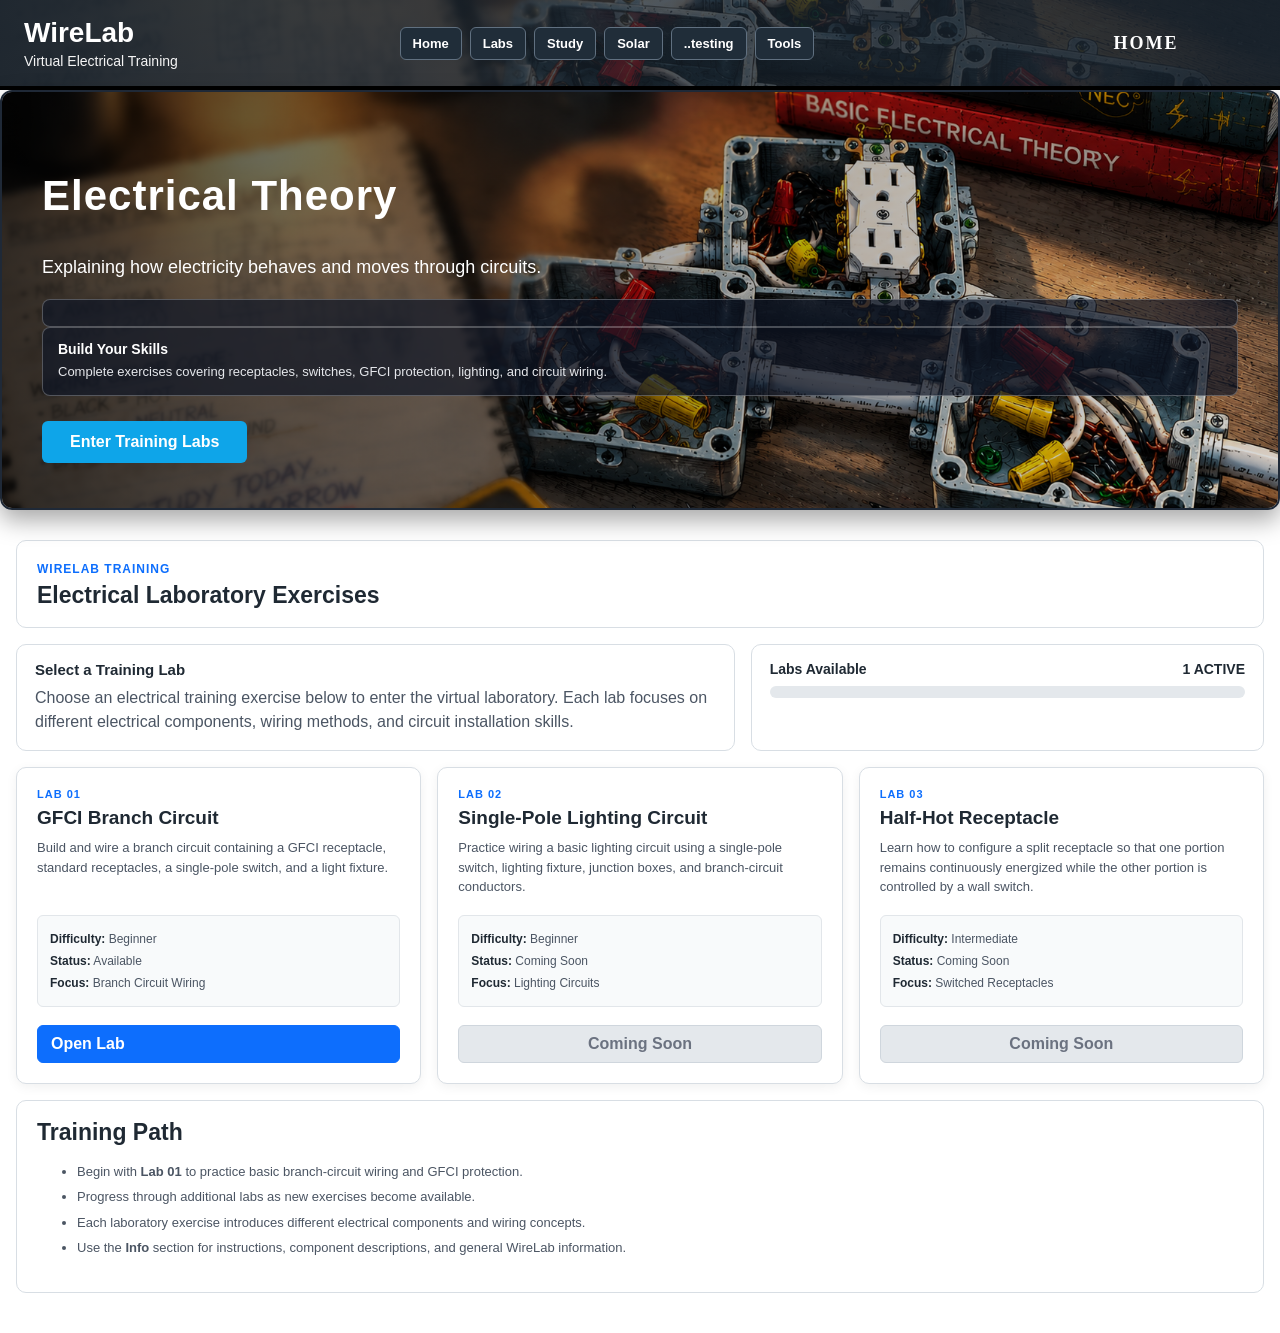
<file: index.html>
<!DOCTYPE html>
<html lang="en">

<head>
    <meta charset="UTF-8">
    <meta name="viewport" content="width=device-width, initial-scale=1.0">
    <title>WireLab - Virtual Electrical Training</title>
    <link rel="stylesheet" href="style.css">
</head>

<body class="lab-page">
<header class="site-header">
    <div class="header-content">
        <h1>WireLab</h1>
        <p> Virtual Electrical Training </p>
    </div>

    <nav class="site-navigation">
        <a href="index.html" class="nav-button">Home</a>
        <a href="labs.html" class="nav-button">Labs</a>
        <a href="study.html" class="nav-button">Study</a>
        <a href="solarlab.html" class="nav-button">Solar</a>
        <a href="testing.html" class="nav-button">..testing</a>
        <a href="electrical-tools.html" class="nav-button">Tools</a>
    </nav>

    <div class="stage-label"> HOME </div>
</header>

<!-- ============= HERO SECTION ============== -->
<section class="wirelab-hero">

<img src="wirelab-home-art.png"
    alt="WireLab Home">

<div class="hero-overlay">
    <h2> Electrical Theory </h2>

    <p> Explaining how electricity behaves and moves through circuits.
    </p>
        <div class="labs-feature-detail"> </div>

                <div class="labs-feature-detail">

                    <h3>
                        Build Your Skills
                    </h3>

                    <p>
                        Complete exercises covering receptacles,
                        switches, GFCI protection, lighting,
                        and circuit wiring.
                    </p>

                </div>
    <a href="labs.html" class="hero-button"> Enter Training Labs </a>
</div>
</section>




<main class="page-container">

    <!-- ============= PAGE HEADER ============== -->
    <section class="exercise-header">

        <div>

            <span class="exercise-number">
                WIRELAB TRAINING
            </span>

            <h2>
                Electrical Laboratory Exercises
            </h2>

        </div>

    </section>

    <!-- ============= TRAINING OBJECTIVE ============== -->
    <section class="exercise-info">

        <div class="objective-card">

            <h3>
                Select a Training Lab
            </h3>

            <p>
                Choose an electrical training exercise below to enter
                the virtual laboratory. Each lab focuses on different
                electrical components, wiring methods, and circuit
                installation skills.
            </p>

        </div>

        <div class="progress-card">

            <div class="progress-header">

                <span>
                    Labs Available
                </span>

                <span>
                    1 ACTIVE
                </span>

            </div>


            <div class="progress-bar">

                <div style="width: 33%;"></div>

            </div>

        </div>

    </section>


    <!-- ============= AVAILABLE LABS ============== -->
    <section class="labs-grid">


        <!-- LAB 01 -->

        <div class="lab-card">

            <div class="lab-card-number">
                LAB 01
            </div>

            <h3>
                GFCI Branch Circuit
            </h3>

            <p>
                Build and wire a branch circuit containing a GFCI
                receptacle, standard receptacles, a single-pole switch,
                and a light fixture.
            </p>


            <div class="lab-details">

                <p>
                    <strong>Difficulty:</strong>
                    Beginner
                </p>

                <p>
                    <strong>Status:</strong>
                    Available
                </p>

                <p>
                    <strong>Focus:</strong>
                    Branch Circuit Wiring
                </p>

            </div>


            <a
                href="gfcibranchcircuit.html"
                class="lab-card-button"
            >
                Open Lab
            </a>

        </div>



        <!-- LAB 02 -->

        <div class="lab-card">

            <div class="lab-card-number">
                LAB 02
            </div>

            <h3>
                Single-Pole Lighting Circuit
            </h3>

            <p>
                Practice wiring a basic lighting circuit using a
                single-pole switch, lighting fixture, junction boxes,
                and branch-circuit conductors.
            </p>


            <div class="lab-details">

                <p>
                    <strong>Difficulty:</strong>
                    Beginner
                </p>

                <p>
                    <strong>Status:</strong>
                    Coming Soon
                </p>

                <p>
                    <strong>Focus:</strong>
                    Lighting Circuits
                </p>

            </div>


            <button
                class="lab-card-button"
                disabled
            >
                Coming Soon
            </button>

        </div>



        <!-- LAB 03 -->

        <div class="lab-card">

            <div class="lab-card-number">
                LAB 03
            </div>

            <h3>
                Half-Hot Receptacle
            </h3>

            <p>
                Learn how to configure a split receptacle so that one
                portion remains continuously energized while the other
                portion is controlled by a wall switch.
            </p>


            <div class="lab-details">

                <p>
                    <strong>Difficulty:</strong>
                    Intermediate
                </p>

                <p>
                    <strong>Status:</strong>
                    Coming Soon
                </p>

                <p>
                    <strong>Focus:</strong>
                    Switched Receptacles
                </p>

            </div>


            <button
                class="lab-card-button"
                disabled
            >
                Coming Soon
            </button>

        </div>


    </section>


    <!-- ============= Training Info ============== -->
    <section class="instructions-panel">

        <h3>
            Training Path
        </h3>

        <ul>

            <li>
                Begin with <strong>Lab 01</strong> to practice basic
                branch-circuit wiring and GFCI protection.
            </li>

            <li>
                Progress through additional labs as new exercises
                become available.
            </li>

            <li>
                Each laboratory exercise introduces different
                electrical components and wiring concepts.
            </li>

            <li>
                Use the <strong>Info</strong> section for instructions,
                component descriptions, and general WireLab information.
            </li>

        </ul>

    </section>


</main>


</body>

</html>
</file>
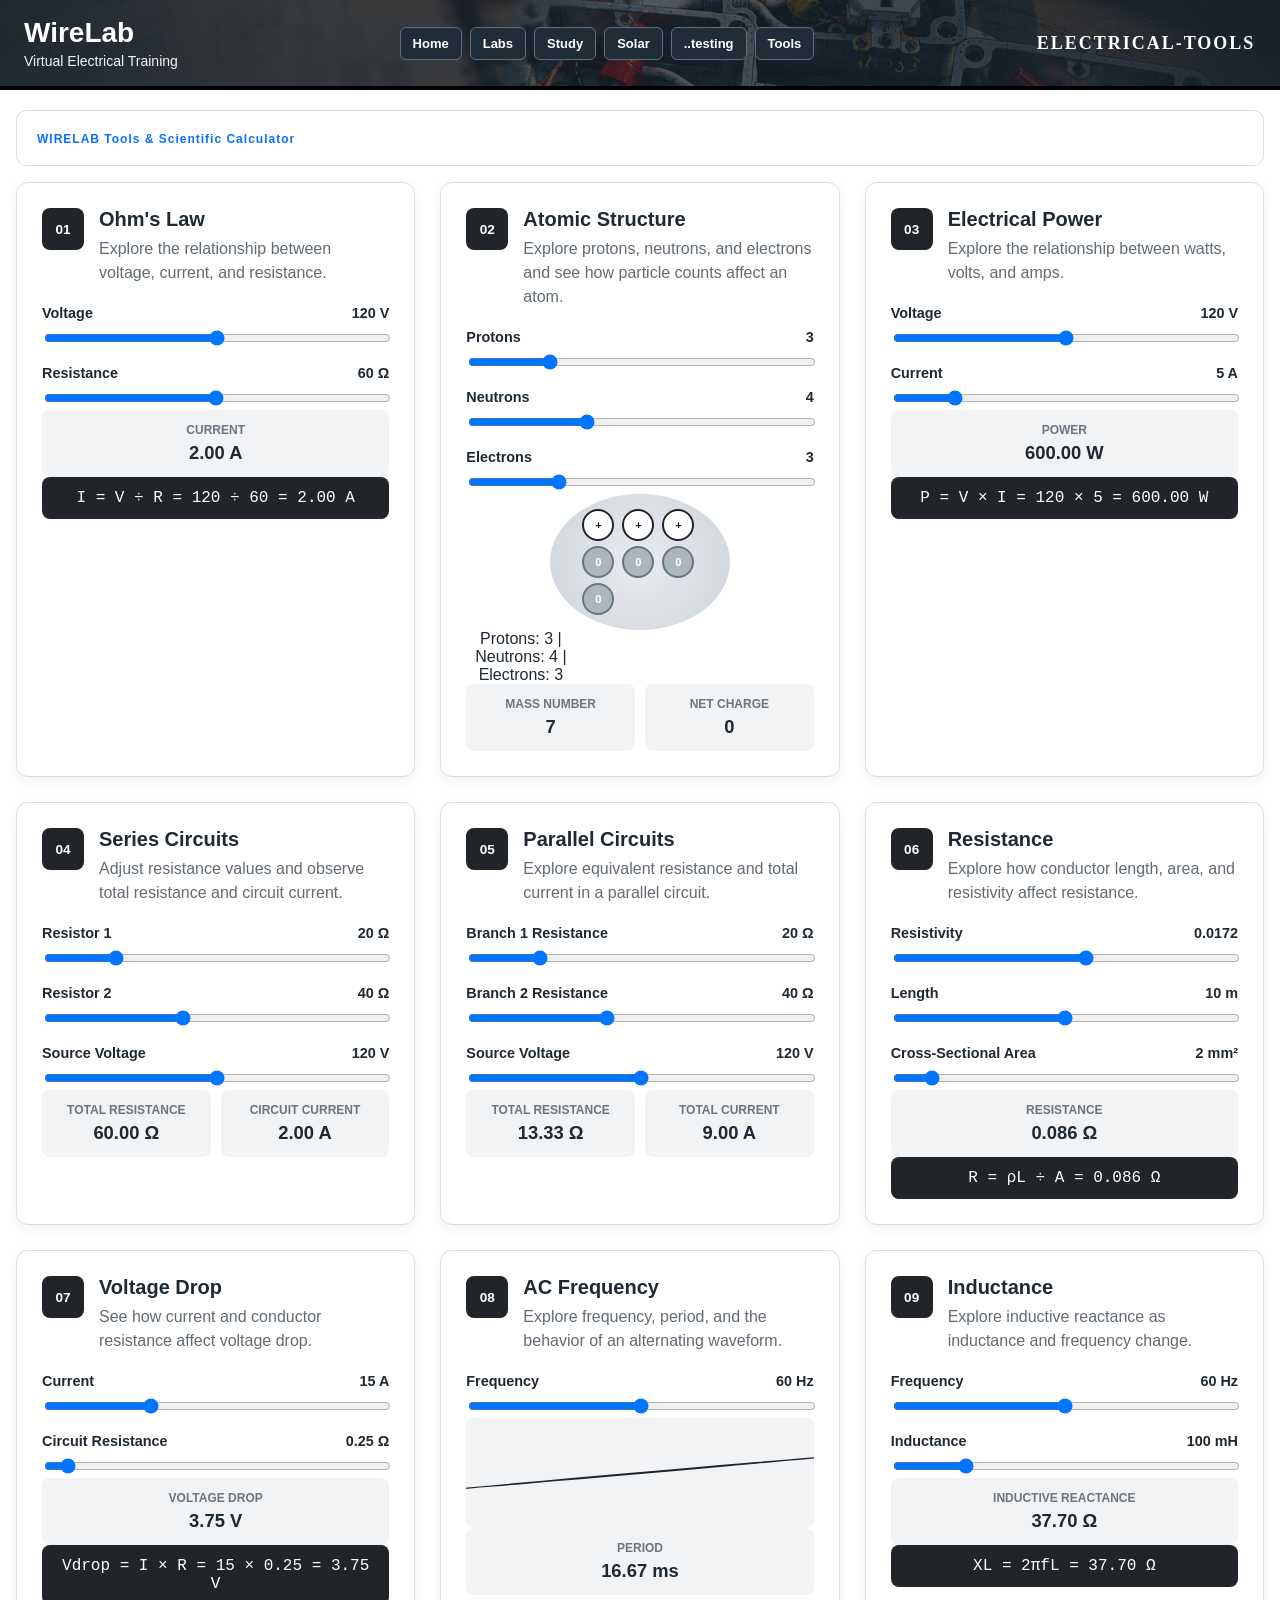
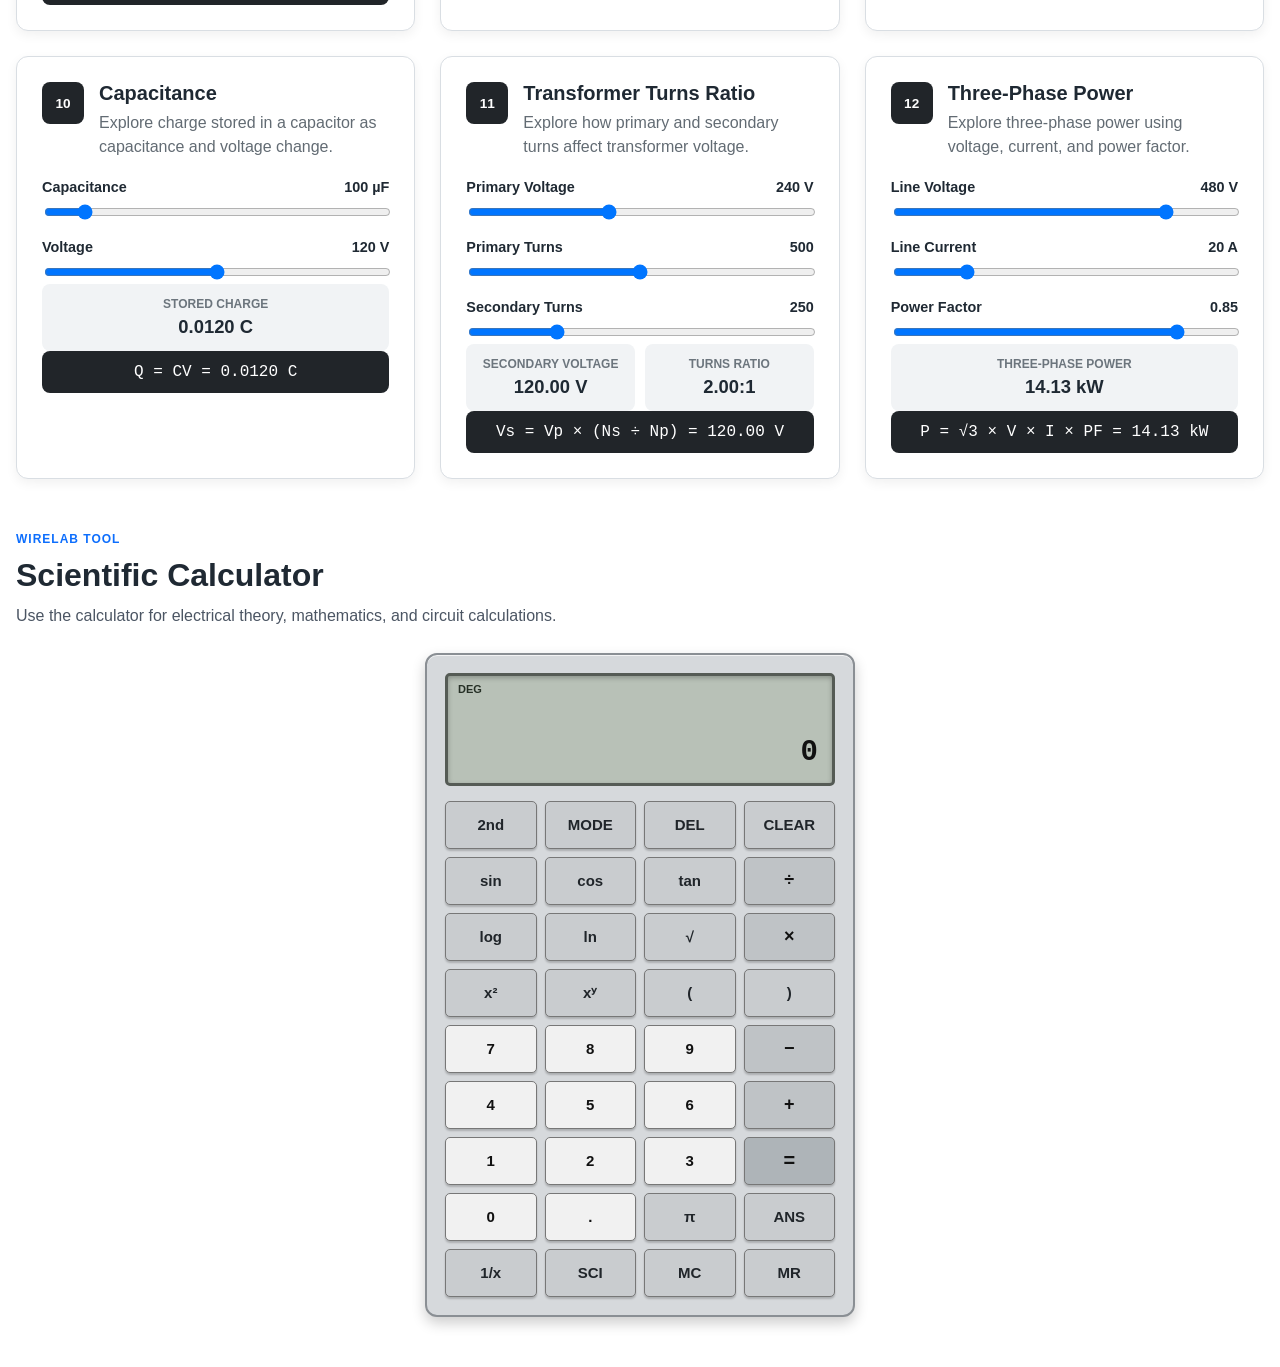
<file: electrical-tools.html>
<!DOCTYPE html>
<html lang="en">

<head>

    <meta charset="UTF-8">

    <meta
        name="viewport"
        content="width=device-width, initial-scale=1.0"
    >

    <title> WireLab - Virtual Electrical Training </title>

    <link rel="stylesheet" href="style2.css">
    <link rel="stylesheet" href="style.css">

</head>

<body class="lab-page">

<header class="site-header">

    <div class="header-content">
        <h1>WireLab</h1>
        <p>Virtual Electrical Training</p>
    </div>

    <nav class="site-navigation">
        <a href="index.html" class="nav-button">Home</a>
        <a href="labs.html" class="nav-button">Labs</a>
        <a href="study.html" class="nav-button">Study</a>
        <a href="solarlab.html" class="nav-button">Solar</a>
        <a href="testing.html" class="nav-button">..testing</a>
        <a href="electrical-tools.html" class="nav-button">Tools</a>
    </nav>


    <div class="stage-label">
        electrical-tools
    </div>

</header>



<!-- =========================================================
     MAIN CONTENT
========================================================= -->

<main
    class="page-container"
    id="electrical-values"
>


<!-- =========================================================
     PAGE HEADER
========================================================= -->

<section class="exercise-header">

    <div>

        <span class="exercise-number">
            WIRELAB Tools & Scientific Calculator
        </span>

    </div>

</section>



<!-- =========================================================
     ELECTRICAL VALUE CARDS
========================================================= -->

<div class="values-grid">


<!-- =========================================================
     01 — OHM'S LAW
========================================================= -->

<section class="value-card">

    <div class="value-card-header">

        <span class="value-number">
            01
        </span>

        <div>

            <h3>
                Ohm's Law
            </h3>

            <p>
                Explore the relationship between voltage,
                current, and resistance.
            </p>

        </div>

    </div>

    <div
        class="interactive-value"
        data-widget="ohms-law"
    ></div>

</section>



<!-- =========================================================
     02 — ATOMIC STRUCTURE
========================================================= -->

<section class="value-card">

    <div class="value-card-header">

        <span class="value-number">
            02
        </span>

        <div>

            <h3>
                Atomic Structure
            </h3>

            <p>
                Explore protons, neutrons, and electrons
                and see how particle counts affect an atom.
            </p>

        </div>

    </div>

    <div
        class="interactive-value"
        data-widget="atomic-structure"
    ></div>

</section>



<!-- =========================================================
     03 — ELECTRICAL POWER
========================================================= -->

<section class="value-card">

    <div class="value-card-header">

        <span class="value-number">
            03
        </span>

        <div>

            <h3>
                Electrical Power
            </h3>

            <p>
                Explore the relationship between watts,
                volts, and amps.
            </p>

        </div>

    </div>

    <div
        class="interactive-value"
        data-widget="electrical-power"
    ></div>

</section>



<!-- =========================================================
     04 — SERIES CIRCUITS
========================================================= -->

<section class="value-card">

    <div class="value-card-header">

        <span class="value-number">
            04
        </span>

        <div>

            <h3>
                Series Circuits
            </h3>

            <p>
                Adjust resistance values and observe
                total resistance and circuit current.
            </p>

        </div>

    </div>

    <div
        class="interactive-value"
        data-widget="series-circuits"
    ></div>

</section>



<!-- =========================================================
     05 — PARALLEL CIRCUITS
========================================================= -->

<section class="value-card">

    <div class="value-card-header">

        <span class="value-number">
            05
        </span>

        <div>

            <h3>
                Parallel Circuits
            </h3>

            <p>
                Explore equivalent resistance and
                total current in a parallel circuit.
            </p>

        </div>

    </div>

    <div
        class="interactive-value"
        data-widget="parallel-circuits"
    ></div>

</section>



<!-- =========================================================
     06 — RESISTANCE
========================================================= -->

<section class="value-card">

    <div class="value-card-header">

        <span class="value-number">
            06
        </span>

        <div>

            <h3>
                Resistance
            </h3>

            <p>
                Explore how conductor length, area,
                and resistivity affect resistance.
            </p>

        </div>

    </div>

    <div
        class="interactive-value"
        data-widget="resistance"
    ></div>

</section>



<!-- =========================================================
     07 — VOLTAGE DROP
========================================================= -->

<section class="value-card">

    <div class="value-card-header">

        <span class="value-number">
            07
        </span>

        <div>

            <h3>
                Voltage Drop
            </h3>

            <p>
                See how current and conductor resistance
                affect voltage drop.
            </p>

        </div>

    </div>

    <div
        class="interactive-value"
        data-widget="voltage-drop"
    ></div>

</section>



<!-- =========================================================
     08 — AC FREQUENCY
========================================================= -->

<section class="value-card">

    <div class="value-card-header">

        <span class="value-number">
            08
        </span>

        <div>

            <h3>
                AC Frequency
            </h3>

            <p>
                Explore frequency, period, and the
                behavior of an alternating waveform.
            </p>

        </div>

    </div>

    <div
        class="interactive-value"
        data-widget="frequency"
    ></div>

</section>



<!-- =========================================================
     09 — INDUCTANCE
========================================================= -->

<section class="value-card">

    <div class="value-card-header">

        <span class="value-number">
            09
        </span>

        <div>

            <h3>
                Inductance
            </h3>

            <p>
                Explore inductive reactance as
                inductance and frequency change.
            </p>

        </div>

    </div>

    <div
        class="interactive-value"
        data-widget="inductance"
    ></div>

</section>



<!-- =========================================================
     10 — CAPACITANCE
========================================================= -->

<section class="value-card">

    <div class="value-card-header">

        <span class="value-number">
            10
        </span>

        <div>

            <h3>
                Capacitance
            </h3>

            <p>
                Explore charge stored in a capacitor
                as capacitance and voltage change.
            </p>

        </div>

    </div>

    <div
        class="interactive-value"
        data-widget="capacitance"
    ></div>

</section>



<!-- =========================================================
     11 — TRANSFORMER TURNS RATIO
========================================================= -->

<section class="value-card">

    <div class="value-card-header">

        <span class="value-number">
            11
        </span>

        <div>

            <h3>
                Transformer Turns Ratio
            </h3>

            <p>
                Explore how primary and secondary
                turns affect transformer voltage.
            </p>

        </div>

    </div>

    <div
        class="interactive-value"
        data-widget="transformer"
    ></div>

</section>



<!-- =========================================================
     12 — THREE-PHASE POWER
========================================================= -->

<section class="value-card">

    <div class="value-card-header">

        <span class="value-number">
            12
        </span>

        <div>

            <h3>
                Three-Phase Power
            </h3>

            <p>
                Explore three-phase power using
                voltage, current, and power factor.
            </p>

        </div>

    </div>

    <div
        class="interactive-value"
        data-widget="three-phase"
    ></div>

</section>


</div>



<!-- =========================================================
     SCIENTIFIC CALCULATOR
========================================================= -->

<section class="calculator-section">


    <div class="calculator-header">

        <span class="exercise-number">
            WIRELAB TOOL
        </span>

        <h2>
            Scientific Calculator
        </h2>

        <p>
            Use the calculator for electrical theory,
            mathematics, and circuit calculations.
        </p>

    </div>



    <div class="scientific-calculator">


        <!-- =================================================
             DISPLAY
        ================================================= -->

        <div class="calculator-display">

            <div
                class="calculator-mode"
                id="calculator-mode"
            >
                DEG
            </div>

            <div
                class="calculator-expression"
                id="calculator-expression"
            ></div>

            <div
                class="calculator-result"
                id="calculator-result"
            >
                0
            </div>

        </div>



        <!-- =================================================
             CALCULATOR BUTTONS
        ================================================= -->

        <div class="calculator-controls">


            <button
                type="button"
                class="calculator-button function-button"
                data-action="second"
            >
                2nd
            </button>

            <button
                type="button"
                class="calculator-button function-button"
                data-action="mode"
            >
                MODE
            </button>

            <button
                type="button"
                class="calculator-button function-button"
                data-action="delete"
            >
                DEL
            </button>

            <button
                type="button"
                class="calculator-button function-button"
                data-action="clear"
            >
                CLEAR
            </button>



            <button
                type="button"
                class="calculator-button function-button"
                data-action="sin"
            >
                sin
            </button>

            <button
                type="button"
                class="calculator-button function-button"
                data-action="cos"
            >
                cos
            </button>

            <button
                type="button"
                class="calculator-button function-button"
                data-action="tan"
            >
                tan
            </button>

            <button
                type="button"
                class="calculator-button operator-button"
                data-value="/"
            >
                ÷
            </button>



            <button
                type="button"
                class="calculator-button function-button"
                data-action="log"
            >
                log
            </button>

            <button
                type="button"
                class="calculator-button function-button"
                data-action="ln"
            >
                ln
            </button>

            <button
                type="button"
                class="calculator-button function-button"
                data-action="sqrt"
            >
                √
            </button>

            <button
                type="button"
                class="calculator-button operator-button"
                data-value="*"
            >
                ×
            </button>



            <button
                type="button"
                class="calculator-button function-button"
                data-action="square"
            >
                x²
            </button>

            <button
                type="button"
                class="calculator-button function-button"
                data-action="power"
            >
                xʸ
            </button>

            <button
                type="button"
                class="calculator-button function-button"
                data-value="("
            >
                (
            </button>

            <button
                type="button"
                class="calculator-button function-button"
                data-value=")"
            >
                )
            </button>



            <button
                type="button"
                class="calculator-button number-button"
                data-value="7"
            >
                7
            </button>

            <button
                type="button"
                class="calculator-button number-button"
                data-value="8"
            >
                8
            </button>

            <button
                type="button"
                class="calculator-button number-button"
                data-value="9"
            >
                9
            </button>

            <button
                type="button"
                class="calculator-button operator-button"
                data-value="-"
            >
                −
            </button>



            <button
                type="button"
                class="calculator-button number-button"
                data-value="4"
            >
                4
            </button>

            <button
                type="button"
                class="calculator-button number-button"
                data-value="5"
            >
                5
            </button>

            <button
                type="button"
                class="calculator-button number-button"
                data-value="6"
            >
                6
            </button>

            <button
                type="button"
                class="calculator-button operator-button"
                data-value="+"
            >
                +
            </button>



            <button
                type="button"
                class="calculator-button number-button"
                data-value="1"
            >
                1
            </button>

            <button
                type="button"
                class="calculator-button number-button"
                data-value="2"
            >
                2
            </button>

            <button
                type="button"
                class="calculator-button number-button"
                data-value="3"
            >
                3
            </button>

            <button
                type="button"
                class="calculator-button equals-button"
                data-action="equals"
            >
                =
            </button>



            <button
                type="button"
                class="calculator-button number-button"
                data-value="0"
            >
                0
            </button>

            <button
                type="button"
                class="calculator-button number-button"
                data-value="."
            >
                .
            </button>

            <button
                type="button"
                class="calculator-button function-button"
                data-action="pi"
            >
                π
            </button>

            <button
                type="button"
                class="calculator-button function-button"
                data-action="ans"
            >
                ANS
            </button>



            <button
                type="button"
                class="calculator-button function-button"
                data-action="reciprocal"
            >
                1/x
            </button>

            <button
                type="button"
                class="calculator-button function-button"
                data-action="scientific"
            >
                SCI
            </button>

            <button
                type="button"
                class="calculator-button function-button"
                data-action="memory-clear"
            >
                MC
            </button>

            <button
                type="button"
                class="calculator-button function-button"
                data-action="memory-recall"
            >
                MR
            </button>


        </div>

    </div>

</section>


</main>



<!-- =========================================================
     JAVASCRIPT
========================================================= -->

<script src="electrical-tools.js"></script>


</body>

</html>
</file>
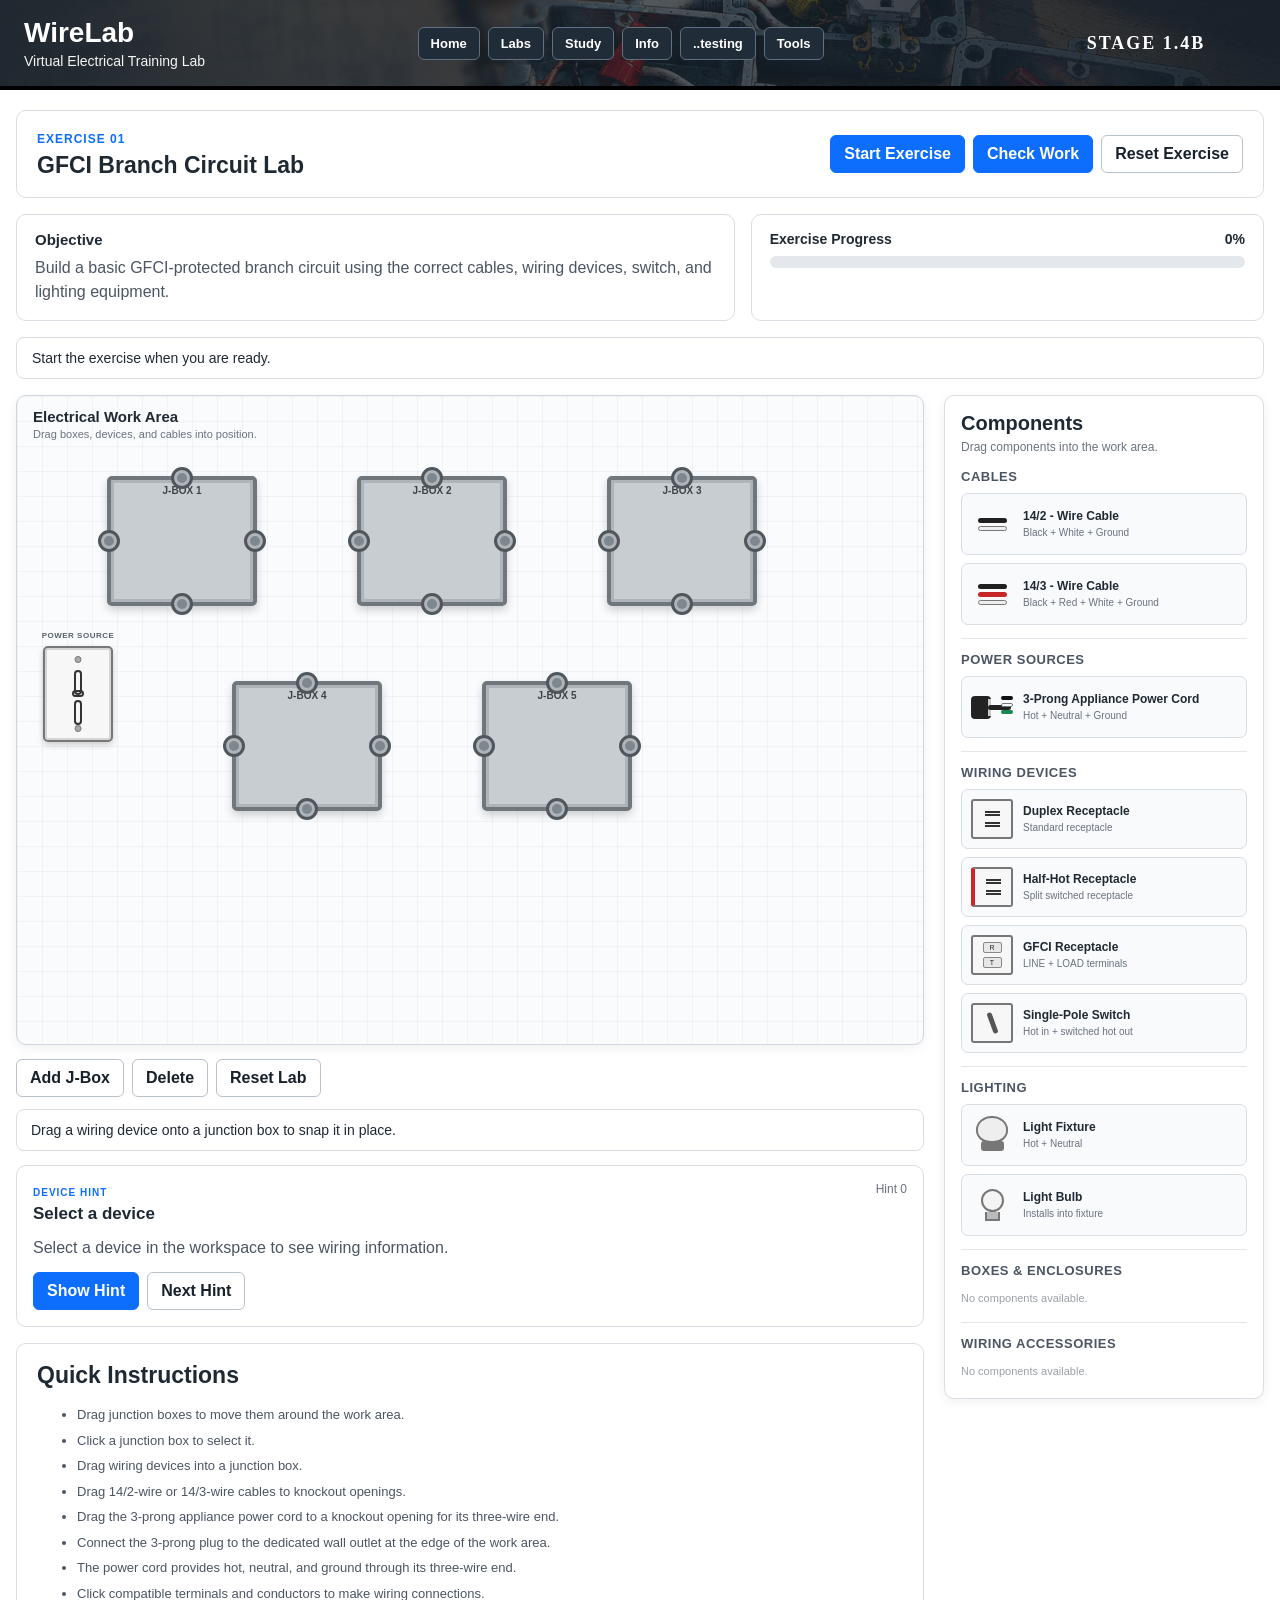
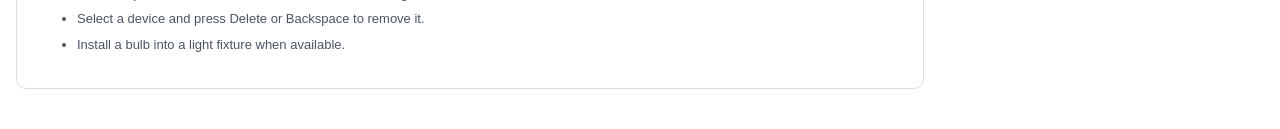
<file: gfcibranchcircuit.html>
<!DOCTYPE html>
<html lang="en">

<head>
    <meta charset="UTF-8">
    <meta name="viewport" content="width=device-width, initial-scale=1.0">

    <title>WireLab - Virtual Electrical Training Lab</title>

    <link rel="stylesheet" href="style.css">
</head>

<body>

<header class="site-header">

    <div>
        <h1>WireLab</h1>
        <p>Virtual Electrical Training Lab</p>
    </div>

    <nav class="site-navigation">
        <a href="index.html" class="nav-button">Home</a>
        <a href="labs.html" class="nav-button">Labs</a>
        <a href="study.html" class="nav-button">Study</a>
        <a href="solarlab.html" class="nav-button">Info</a>
        <a href="testing.html" class="nav-button">..testing</a>
        <a href="electrical-tools.html" class="nav-button">Tools</a>
    </nav>

    <div class="stage-label">
        STAGE 1.4B
    </div>

</header>

<main class="page-container">

    <!-- EXERCISE HEADER -->

    <section class="exercise-header">

        <div>
            <span class="exercise-number">EXERCISE 01</span>

            <h2>GFCI Branch Circuit Lab</h2>
        </div>

        <div class="exercise-actions">
            <button id="startExercise">Start Exercise</button>
            <button id="checkWork">Check Work</button>
            <button id="resetExercise">Reset Exercise</button>
        </div>

    </section>


    <!-- EXERCISE INFORMATION -->

    <section class="exercise-info">

        <div class="objective-card">

            <h3>Objective</h3>

            <p>
                Build a basic GFCI-protected branch circuit using the correct
                cables, wiring devices, switch, and lighting equipment.
            </p>

        </div>

        <div class="progress-card">

            <div class="progress-header">
                <span>Exercise Progress</span>
                <span id="exerciseProgress">0%</span>
            </div>

            <div class="progress-bar">
                <div id="progressFill"></div>
            </div>

        </div>

    </section>


    <!-- EXERCISE STATUS -->

    <div id="exerciseStatus" class="exercise-status">
        Start the exercise when you are ready.
    </div>


    <!-- LAB -->

    <section id="lab">

        <!-- WORKSPACE -->

        <div id="workspace-panel">

            <!-- WORKBOARD -->

            <div id="workboard">

                <div class="workspace-title">
                    <h3>Electrical Work Area</h3>
                    <span>
                        Drag boxes, devices, and cables into position.
                    </span>
                </div>


                <!-- POWER SOURCE -->

                <div id="wallOutlet" class="wall-outlet">

                    <div class="wall-outlet-label">
                        POWER SOURCE
                    </div>

                    <div class="wall-outlet-face">
                        <div class="wall-outlet-screw top"></div>
                        <div class="wall-outlet-screw bottom"></div>

                        <div class="wall-outlet-slot hot-slot"></div>
                        <div class="wall-outlet-slot neutral-slot"></div>

                        <div class="wall-outlet-ground"></div>
                    </div>

                </div>


                <!-- JUNCTION BOXES -->

                <div id="junctionBoxes">

                    <div
                        class="junction-box"
                        id="box1"
                        data-box="1"
                        style="left: 90px; top: 80px;"
                    >
                        <div class="box-label">J-BOX 1</div>

                        <div class="knockout knockout-top" data-position="top"></div>
                        <div class="knockout knockout-bottom" data-position="bottom"></div>
                        <div class="knockout knockout-left" data-position="left"></div>
                        <div class="knockout knockout-right" data-position="right"></div>
                    </div>


                    <div
                        class="junction-box"
                        id="box2"
                        data-box="2"
                        style="left: 340px; top: 80px;"
                    >
                        <div class="box-label">J-BOX 2</div>

                        <div class="knockout knockout-top" data-position="top"></div>
                        <div class="knockout knockout-bottom" data-position="bottom"></div>
                        <div class="knockout knockout-left" data-position="left"></div>
                        <div class="knockout knockout-right" data-position="right"></div>
                    </div>


                    <div
                        class="junction-box"
                        id="box3"
                        data-box="3"
                        style="left: 590px; top: 80px;"
                    >
                        <div class="box-label">J-BOX 3</div>

                        <div class="knockout knockout-top" data-position="top"></div>
                        <div class="knockout knockout-bottom" data-position="bottom"></div>
                        <div class="knockout knockout-left" data-position="left"></div>
                        <div class="knockout knockout-right" data-position="right"></div>
                    </div>


                    <div
                        class="junction-box"
                        id="box4"
                        data-box="4"
                        style="left: 215px; top: 285px;"
                    >
                        <div class="box-label">J-BOX 4</div>

                        <div class="knockout knockout-top" data-position="top"></div>
                        <div class="knockout knockout-bottom" data-position="bottom"></div>
                        <div class="knockout knockout-left" data-position="left"></div>
                        <div class="knockout knockout-right" data-position="right"></div>
                    </div>


                    <div
                        class="junction-box"
                        id="box5"
                        data-box="5"
                        style="left: 465px; top: 285px;"
                    >
                        <div class="box-label">J-BOX 5</div>

                        <div class="knockout knockout-top" data-position="top"></div>
                        <div class="knockout knockout-bottom" data-position="bottom"></div>
                        <div class="knockout knockout-left" data-position="left"></div>
                        <div class="knockout knockout-right" data-position="right"></div>
                    </div>

                </div>


                <!-- CABLE LAYER -->

                <svg
                    id="cableLayer"
                    aria-label="Electrical cable connections"
                    role="presentation"
                >
                    <g id="cableHitLayer" aria-hidden="true"></g>
                    <g id="cableVisibleLayer" aria-hidden="true"></g>
                </svg>


                <!-- POWER CORD LAYER -->

                <div id="powerCordLayer"></div>

            </div>


            <!-- LAB CONTROLS -->

            <section class="lab-controls">

                <button id="addBox">Add J-Box</button>
                <button id="removeBox">Delete</button>
                <button id="resetLab">Reset Lab</button>

            </section>


            <!-- MESSAGE -->

            <div id="message" class="message">
                Select a component or cable to begin.
            </div>


            <!-- DEVICE HINTS -->

            <section class="hint-panel">

                <div class="hint-header">

                    <div>
                        <span class="hint-label">DEVICE HINT</span>

                        <h3 id="hintDeviceName">
                            Select a device
                        </h3>
                    </div>

                    <span id="hintLevel">Hint 0</span>

                </div>

                <p id="hintText">
                    Select a device in the workspace to see wiring information.
                </p>

                <div class="hint-actions">
                    <button id="hintButton">Show Hint</button>
                    <button id="nextHintButton">Next Hint</button>
                </div>

            </section>


            <!-- INSTRUCTIONS -->

            <section class="instructions-panel">

                <h3>Quick Instructions</h3>

                <ul>
                    <li>
                        Drag junction boxes to move them around the work area.
                    </li>

                    <li>
                        Click a junction box to select it.
                    </li>

                    <li>
                        Drag wiring devices into a junction box.
                    </li>

                    <li>
                        Drag 14/2-wire or 14/3-wire cables to knockout openings.
                    </li>

                    <li>
                        Drag the 3-prong appliance power cord to a knockout
                        opening for its three-wire end.
                    </li>

                    <li>
                        Connect the 3-prong plug to the dedicated wall outlet
                        at the edge of the work area.
                    </li>

                    <li>
                        The power cord provides hot, neutral, and ground
                        through its three-wire end.
                    </li>

                    <li>
                        Click compatible terminals and conductors to make
                        wiring connections.
                    </li>

                    <li>
                        Select a device and press Delete or Backspace to
                        remove it.
                    </li>

                    <li>
                        Install a bulb into a light fixture when available.
                    </li>
                </ul>

            </section>

        </div>


        <!-- COMPONENT TOOLBOX -->

        <aside id="toolbox">

            <div class="toolbox-header">
                <h2>Components</h2>

                <p>
                    Drag components into the work area.
                </p>
            </div>


            <!-- CABLES -->

            <section class="toolbox-section">

                <h3>Cables</h3>

                <div
                    class="component cable-component"
                    draggable="true"
                    data-component="14/2-wire"
                >
                    <div class="component-icon cable-icon cable-2">
                        <span></span>
                        <span></span>
                    </div>

                    <div>
                        <strong>14/2 - Wire Cable</strong>
                        <small>Black + White + Ground</small>
                    </div>
                </div>


                <div
                    class="component cable-component"
                    draggable="true"
                    data-component="14/3 - Wire Cable"
                >
                    <div class="component-icon cable-icon cable-3">
                        <span></span>
                        <span></span>
                        <span></span>
                    </div>

                    <div>
                        <strong>14/3 - Wire Cable</strong>
                        <small>Black + Red + White + Ground</small>
                    </div>
                </div>

            </section>


            <!-- POWER SOURCES -->

            <section class="toolbox-section">

                <h3>Power Sources</h3>

                <div
                    class="component power-cord-component"
                    draggable="true"
                    data-component="appliance-power-cord"
                >

                    <div class="component-icon appliance-cord-icon">

                        <div class="plug-head">
                            <span class="plug-prong prong-top"></span>
                            <span class="plug-prong prong-bottom"></span>
                            <span class="plug-ground"></span>
                        </div>

                        <div class="plug-cable"></div>

                        <div class="pigtail">
                            <span class="pigtail-wire black"></span>
                            <span class="pigtail-wire white"></span>
                            <span class="pigtail-wire green"></span>
                        </div>

                    </div>

                    <div>
                        <strong>3-Prong Appliance Power Cord</strong>
                        <small>Hot + Neutral + Ground</small>
                    </div>

                </div>

            </section>


            <!-- WIRING DEVICES -->

            <section class="toolbox-section">

                <h3>Wiring Devices</h3>

                <div
                    class="component"
                    draggable="true"
                    data-component="duplex-receptacle"
                >
                    <div class="component-icon duplex-icon">
                        <div class="receptacle-slot"></div>
                        <div class="receptacle-slot"></div>
                    </div>

                    <div>
                        <strong>Duplex Receptacle</strong>
                        <small>Standard receptacle</small>
                    </div>
                </div>


                <div
                    class="component"
                    draggable="true"
                    data-component="half-hot-receptacle"
                >
                    <div class="component-icon duplex-icon half-hot-icon">
                        <div class="receptacle-slot"></div>
                        <div class="receptacle-slot"></div>
                    </div>

                    <div>
                        <strong>Half-Hot Receptacle</strong>
                        <small>Split switched receptacle</small>
                    </div>
                </div>


                <div
                    class="component"
                    draggable="true"
                    data-component="gfci"
                >
                    <div class="component-icon gfci-icon">
                        <div class="gfci-button">R</div>
                        <div class="gfci-button">T</div>
                    </div>

                    <div>
                        <strong>GFCI Receptacle</strong>
                        <small>LINE + LOAD terminals</small>
                    </div>
                </div>


                <div
                    class="component"
                    draggable="true"
                    data-component="single-pole-switch"
                >
                    <div class="component-icon switch-icon">
                        <div class="switch-toggle"></div>
                    </div>

                    <div>
                        <strong>Single-Pole Switch</strong>
                        <small>Hot in + switched hot out</small>
                    </div>
                </div>

            </section>


            <!-- LIGHTING -->

            <section class="toolbox-section">

                <h3>Lighting</h3>

                <div
                    class="component"
                    draggable="true"
                    data-component="light-fixture"
                >
                    <div class="component-icon fixture-icon">
                        <div class="fixture-base"></div>
                        <div class="fixture-globe"></div>
                    </div>

                    <div>
                        <strong>Light Fixture</strong>
                        <small>Hot + Neutral</small>
                    </div>
                </div>


                <div
                    class="component"
                    draggable="true"
                    data-component="light-bulb"
                >
                    <div class="component-icon bulb-icon">
                        <div class="bulb-glass"></div>
                        <div class="bulb-base"></div>
                    </div>

                    <div>
                        <strong>Light Bulb</strong>
                        <small>Installs into fixture</small>
                    </div>
                </div>

            </section>


            <!-- BOXES & ENCLOSURES -->

            <section class="toolbox-section">

                <h3>Boxes &amp; Enclosures</h3>

                <div class="empty-category">
                    No components available.
                </div>

            </section>


            <!-- WIRING ACCESSORIES -->

            <section class="toolbox-section">

                <h3>Wiring Accessories</h3>

                <div class="empty-category">
                    No components available.
                </div>

            </section>

        </aside>

    </section>

</main>


<script src="script.js"></script>

</body>
</html>
</file>
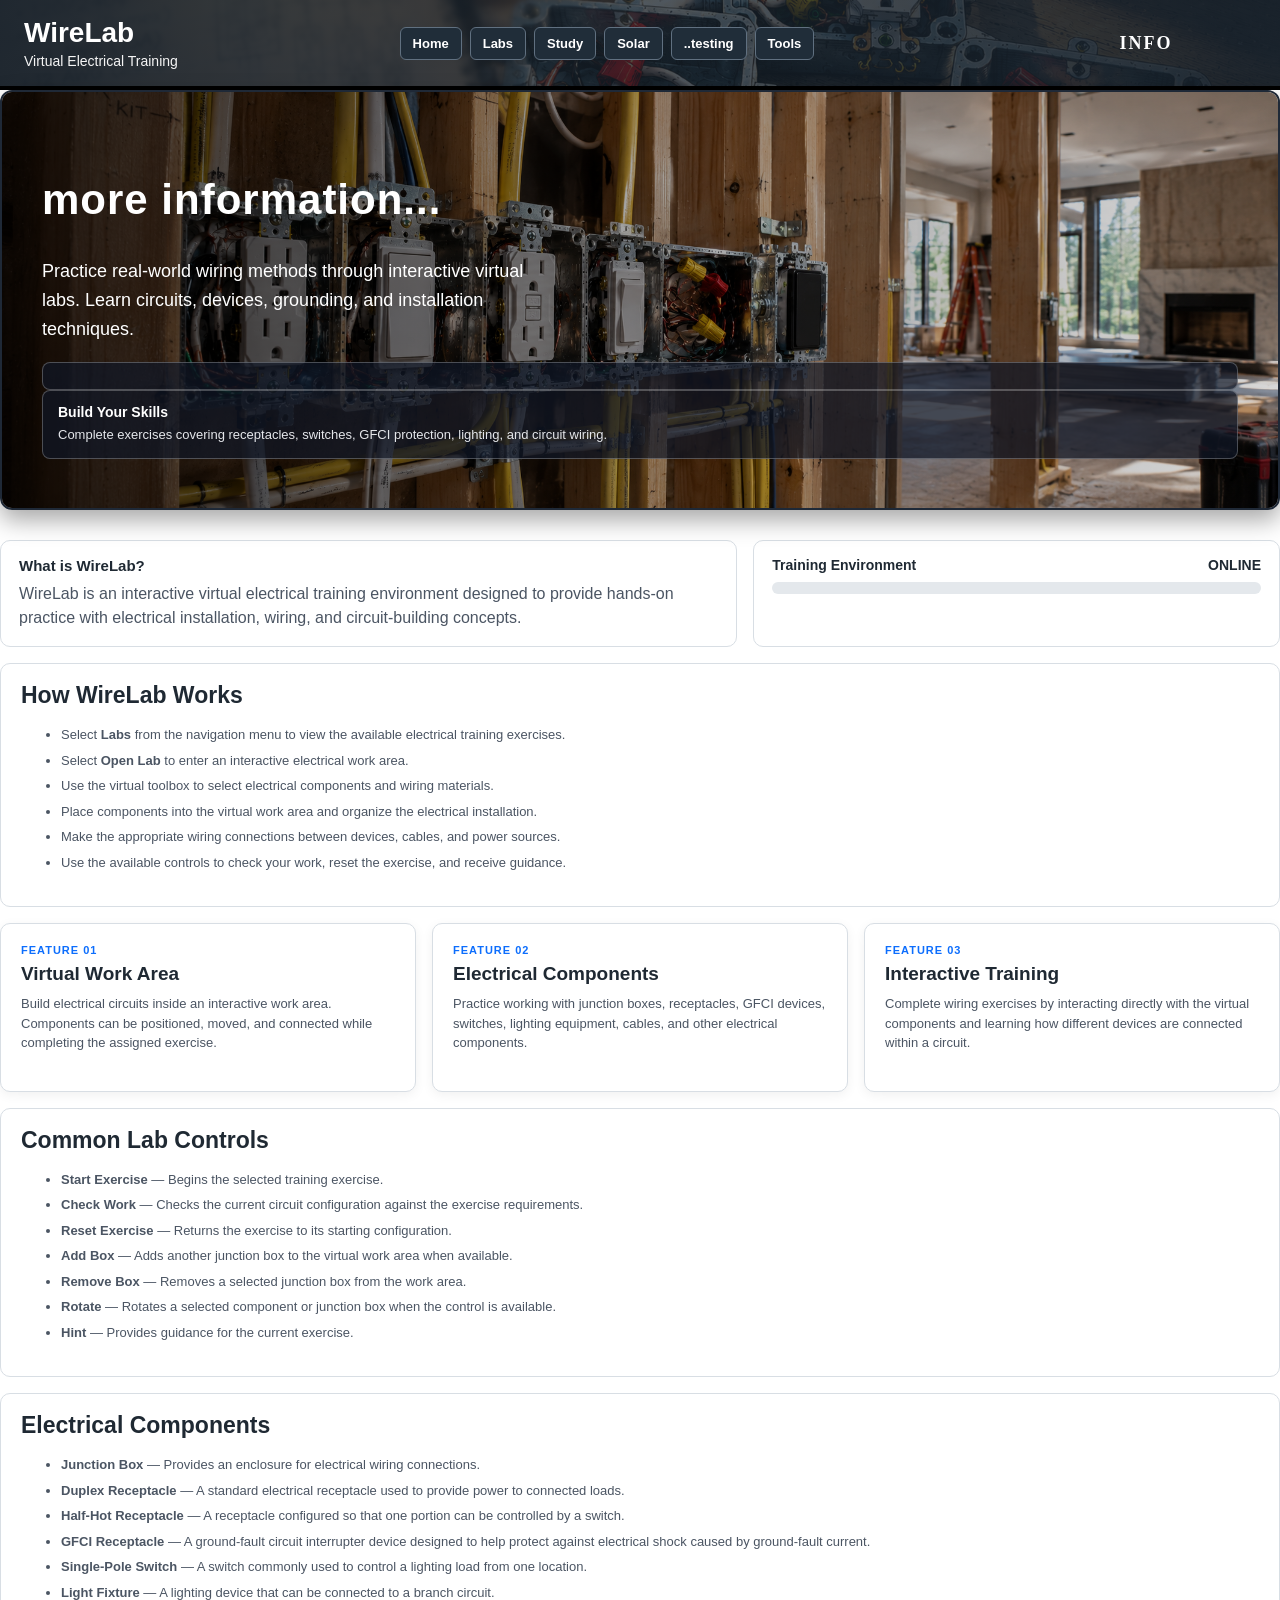
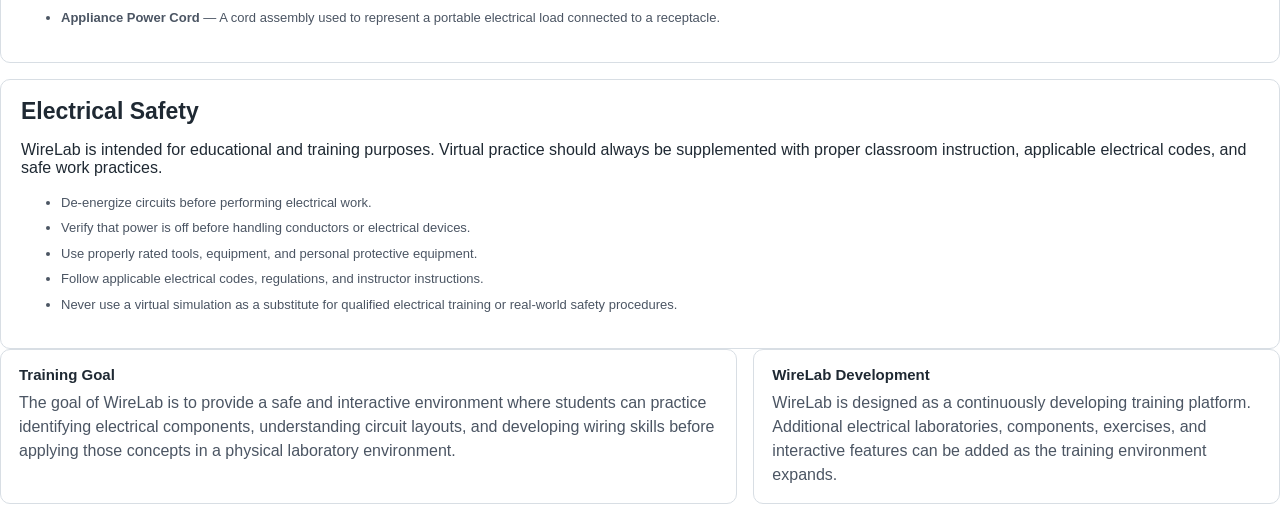
<file: info.html>
<!DOCTYPE html>
<html lang="en">

<head>
    <meta charset="UTF-8">
    <meta name="viewport" content="width=device-width, initial-scale=1.0">
    <title>WireLab - Virtual Electrical Training</title>
    <link rel="stylesheet" href="style.css">
</head>

<body class="lab-page">
<header class="site-header">
    <div class="header-content">
        <h1>WireLab</h1>
        <p> Virtual Electrical Training </p>
    </div>

    <nav class="site-navigation">
        <a href="index.html" class="nav-button">Home</a>
        <a href="labs.html" class="nav-button">Labs</a>
        <a href="study.html" class="nav-button">Study</a>
        <a href="info.html" class="nav-button">Solar</a>
        <a href="testing.html" class="nav-button">..testing</a>
        <a href="electrical-tools.html" class="nav-button">Tools</a>
    </nav>
    
    <div class="stage-label"> INFO </div>
</header>

<!-- ============= HERO SECTION ============== -->
<section class="wirelab-hero">

<img src="wirelab-info-art.png"
    alt="WireLab Home">

<div class="hero-overlay">
    <h2> more information... </h2>

    <p> Practice real-world wiring methods through interactive virtual labs. Learn circuits, devices, grounding, and installation techniques.
    </p>
        <div class="labs-feature-detail"> </div>

                <div class="labs-feature-detail">

                    <h3>
                        Build Your Skills
                    </h3>

                    <p>
                        Complete exercises covering receptacles,
                        switches, GFCI protection, lighting,
                        and circuit wiring.
                    </p>

                </div>
    
</div>

</section>


    <!-- INTRODUCTION -->

    <section class="exercise-info">

        <div class="objective-card">

            <h3>What is WireLab?</h3>

            <p>
                WireLab is an interactive virtual electrical training
                environment designed to provide hands-on practice with
                electrical installation, wiring, and circuit-building
                concepts.
            </p>

        </div>


        <div class="progress-card">

            <div class="progress-header">
                <span>Training Environment</span>
                <span>ONLINE</span>
            </div>

            <div class="progress-bar">
                <div style="width: 100%;"></div>
            </div>

        </div>

    </section>


    <!-- HOW IT WORKS -->

    <section class="instructions-panel">

        <h3>How WireLab Works</h3>

        <ul>

            <li>
                Select <strong>Labs</strong> from the navigation menu to
                view the available electrical training exercises.
            </li>

            <li>
                Select <strong>Open Lab</strong> to enter an interactive
                electrical work area.
            </li>

            <li>
                Use the virtual toolbox to select electrical components
                and wiring materials.
            </li>

            <li>
                Place components into the virtual work area and organize
                the electrical installation.
            </li>

            <li>
                Make the appropriate wiring connections between devices,
                cables, and power sources.
            </li>

            <li>
                Use the available controls to check your work, reset the
                exercise, and receive guidance.
            </li>

        </ul>

    </section>


    <!-- LAB FEATURES -->

    <section class="labs-grid">

        <div class="lab-card">

            <div class="lab-card-number">
                FEATURE 01
            </div>

            <h3>
                Virtual Work Area
            </h3>

            <p>
                Build electrical circuits inside an interactive work area.
                Components can be positioned, moved, and connected while
                completing the assigned exercise.
            </p>

        </div>


        <div class="lab-card">

            <div class="lab-card-number">
                FEATURE 02
            </div>

            <h3>
                Electrical Components
            </h3>

            <p>
                Practice working with junction boxes, receptacles, GFCI
                devices, switches, lighting equipment, cables, and other
                electrical components.
            </p>

        </div>


        <div class="lab-card">

            <div class="lab-card-number">
                FEATURE 03
            </div>

            <h3>
                Interactive Training
            </h3>

            <p>
                Complete wiring exercises by interacting directly with
                the virtual components and learning how different devices
                are connected within a circuit.
            </p>

        </div>

    </section>


    <!-- CONTROLS -->

    <section class="instructions-panel">

        <h3>Common Lab Controls</h3>

        <ul>

            <li>
                <strong>Start Exercise</strong> — Begins the selected
                training exercise.
            </li>

            <li>
                <strong>Check Work</strong> — Checks the current circuit
                configuration against the exercise requirements.
            </li>

            <li>
                <strong>Reset Exercise</strong> — Returns the exercise
                to its starting configuration.
            </li>

            <li>
                <strong>Add Box</strong> — Adds another junction box to
                the virtual work area when available.
            </li>

            <li>
                <strong>Remove Box</strong> — Removes a selected junction
                box from the work area.
            </li>

            <li>
                <strong>Rotate</strong> — Rotates a selected component or
                junction box when the control is available.
            </li>

            <li>
                <strong>Hint</strong> — Provides guidance for the current
                exercise.
            </li>

        </ul>

    </section>


    <!-- COMPONENTS -->

    <section class="instructions-panel">

        <h3>Electrical Components</h3>

        <ul>

            <li>
                <strong>Junction Box</strong> — Provides an enclosure for
                electrical wiring connections.
            </li>

            <li>
                <strong>Duplex Receptacle</strong> — A standard electrical
                receptacle used to provide power to connected loads.
            </li>

            <li>
                <strong>Half-Hot Receptacle</strong> — A receptacle
                configured so that one portion can be controlled by a
                switch.
            </li>

            <li>
                <strong>GFCI Receptacle</strong> — A ground-fault circuit
                interrupter device designed to help protect against
                electrical shock caused by ground-fault current.
            </li>

            <li>
                <strong>Single-Pole Switch</strong> — A switch commonly
                used to control a lighting load from one location.
            </li>

            <li>
                <strong>Light Fixture</strong> — A lighting device that
                can be connected to a branch circuit.
            </li>

            <li>
                <strong>Appliance Power Cord</strong> — A cord assembly
                used to represent a portable electrical load connected
                to a receptacle.
            </li>

        </ul>

    </section>


    <!-- SAFETY -->

    <section class="instructions-panel">

        <h3>Electrical Safety</h3>

        <p>
            WireLab is intended for educational and training purposes.
            Virtual practice should always be supplemented with proper
            classroom instruction, applicable electrical codes, and
            safe work practices.
        </p>

        <ul>

            <li>
                De-energize circuits before performing electrical work.
            </li>

            <li>
                Verify that power is off before handling conductors or
                electrical devices.
            </li>

            <li>
                Use properly rated tools, equipment, and personal
                protective equipment.
            </li>

            <li>
                Follow applicable electrical codes, regulations, and
                instructor instructions.
            </li>

            <li>
                Never use a virtual simulation as a substitute for
                qualified electrical training or real-world safety
                procedures.
            </li>

        </ul>

    </section>


    <!-- ABOUT -->

    <section class="exercise-info">

        <div class="objective-card">

            <h3>Training Goal</h3>

            <p>
                The goal of WireLab is to provide a safe and interactive
                environment where students can practice identifying
                electrical components, understanding circuit layouts,
                and developing wiring skills before applying those
                concepts in a physical laboratory environment.
            </p>

        </div>


        <div class="objective-card">

            <h3>WireLab Development</h3>

            <p>
                WireLab is designed as a continuously developing training
                platform. Additional electrical laboratories, components,
                exercises, and interactive features can be added as the
                training environment expands.
            </p>

        </div>

    </section>

</main>

</body>
</html>
</file>
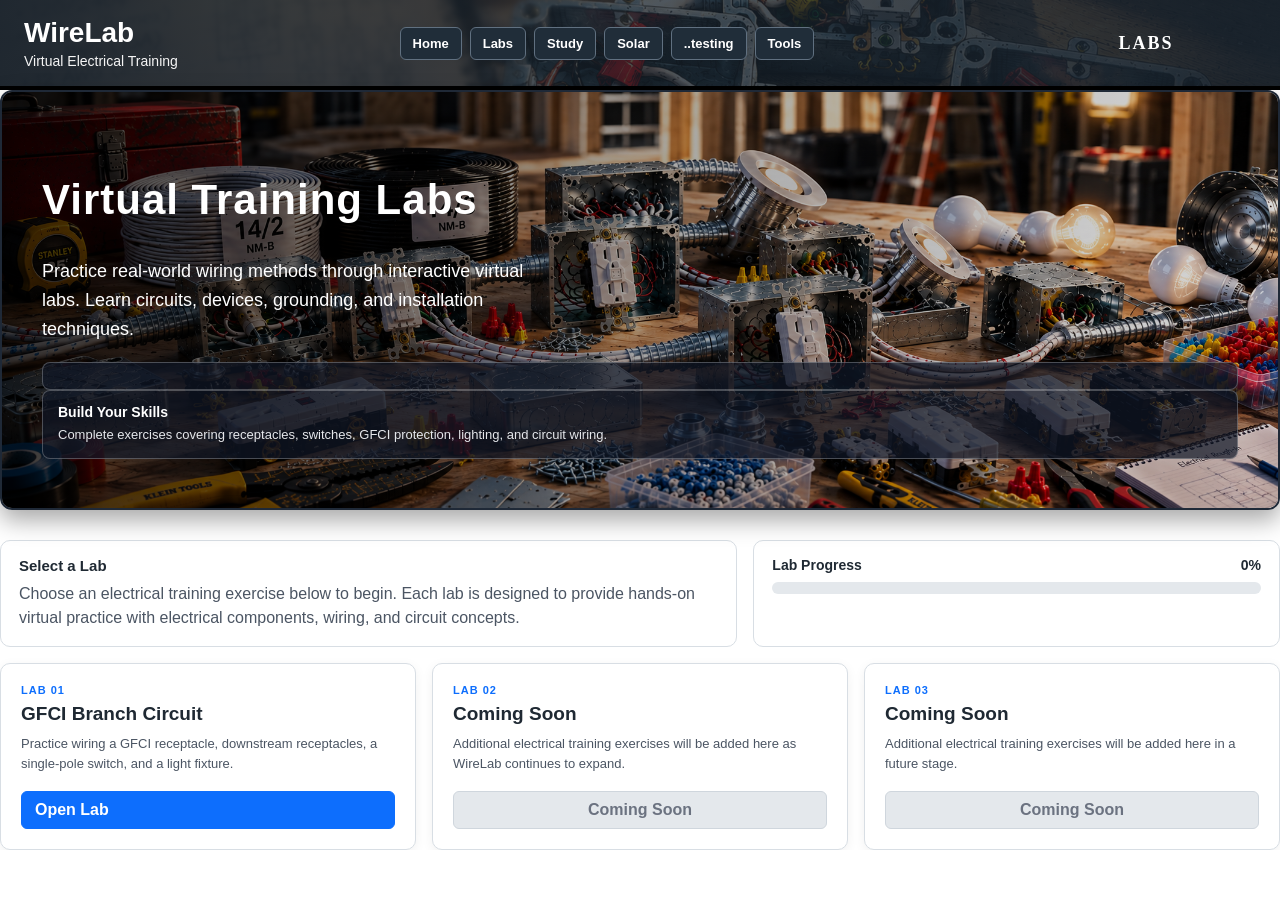
<file: labs.html>
<!DOCTYPE html>
<html lang="en">

<head>
    <meta charset="UTF-8">
    <meta name="viewport" content="width=device-width, initial-scale=1.0">
    <title>WireLab - Virtual Electrical Training</title>
    <link rel="stylesheet" href="style.css">
</head>

<body class="lab-page">
<header class="site-header">
    <div class="header-content">
        <h1>WireLab</h1>
        <p> Virtual Electrical Training </p>
    </div>

    <nav class="site-navigation">
        <a href="index.html" class="nav-button">Home</a>
        <a href="labs.html" class="nav-button">Labs</a>
        <a href="study.html" class="nav-button">Study</a>
        <a href="solarlab.html" class="nav-button">Solar</a>
        <a href="testing.html" class="nav-button">..testing</a>
        <a href="electrical-tools.html" class="nav-button">Tools</a>
    </nav>
    
    <div class="stage-label"> LABS </div>
</header>

<!-- ============= HERO SECTION ============== -->
<section class="wirelab-hero">

<img src="wirelab-labs-art.png"
    alt="WireLab Home">

<div class="hero-overlay">
    <h2> Virtual Training Labs </h2>

    <p> Practice real-world wiring methods through interactive virtual labs. Learn circuits, devices, grounding, and installation techniques.
    </p>
        <div class="labs-feature-detail"> </div>

                <div class="labs-feature-detail">

                    <h3>
                        Build Your Skills
                    </h3>

                    <p>
                        Complete exercises covering receptacles,
                        switches, GFCI protection, lighting,
                        and circuit wiring.
                    </p>

                </div>
    
</div>

</section>















    <!-- LAB INFORMATION -->

    <section class="exercise-info">

        <div class="objective-card">

            <h3>
                Select a Lab
            </h3>

            <p>
                Choose an electrical training exercise below
                to begin. Each lab is designed to provide
                hands-on virtual practice with electrical
                components, wiring, and circuit concepts.
            </p>

        </div>

        <div class="progress-card">

            <div class="progress-header">

                <span>
                    Lab Progress
                </span>

                <span>
                    0%
                </span>

            </div>

            <div class="progress-bar">

                <div id="progressFill"></div>

            </div>

        </div>

    </section>


    <!-- LAB CARDS -->

    <section class="labs-grid">

        <div class="lab-card">

            <div class="lab-card-number">
                LAB 01
            </div>

            <h3>
                GFCI Branch Circuit
            </h3>

            <p>
                Practice wiring a GFCI receptacle, downstream
                receptacles, a single-pole switch, and a
                light fixture.
            </p>

            <a
                href="gfcibranchcircuit.html"
                class="lab-card-button"
            >
                Open Lab
            </a>

        </div>


        <div class="lab-card">

            <div class="lab-card-number">
                LAB 02
            </div>

            <h3>
                Coming Soon
            </h3>

            <p>
                Additional electrical training exercises will
                be added here as WireLab continues to expand.
            </p>

            <button
                class="lab-card-button"
                disabled
            >
                Coming Soon
            </button>

        </div>


        <div class="lab-card">

            <div class="lab-card-number">
                LAB 03
            </div>

            <h3>
                Coming Soon
            </h3>

            <p>
                Additional electrical training exercises will
                be added here in a future stage.
            </p>

            <button
                class="lab-card-button"
                disabled
            >
                Coming Soon
            </button>

        </div>

    </section>

</main>

</body>

</html>
</file>
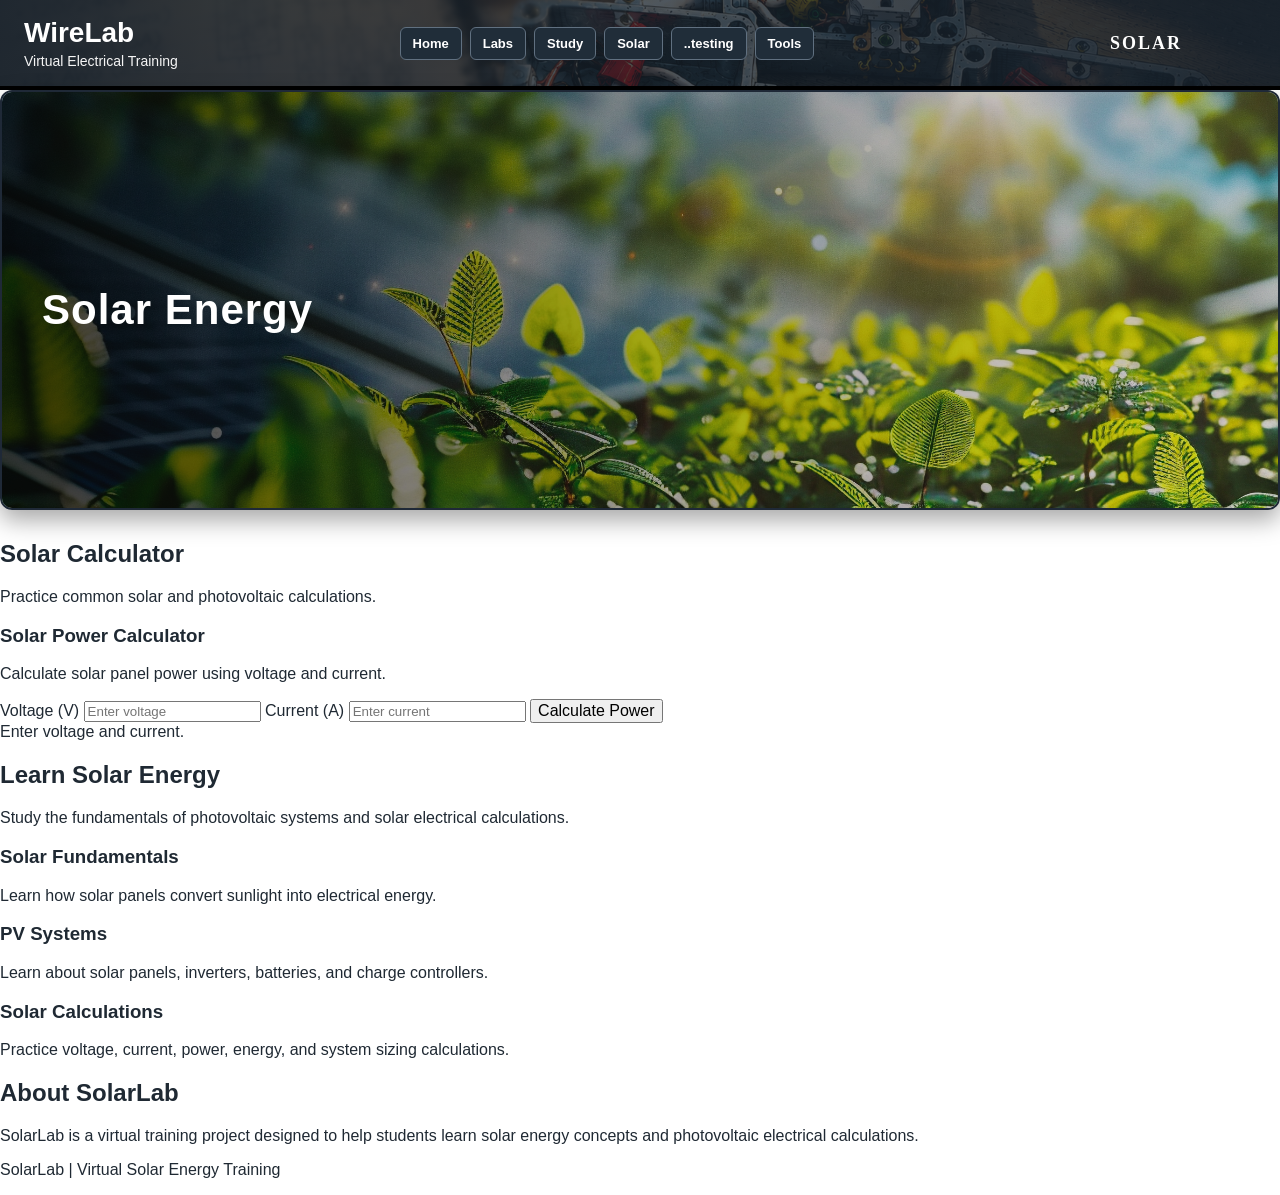
<file: solarlab.html>
<!DOCTYPE html>
<html lang="en">

<head>
    <meta charset="UTF-8">
    <meta name="viewport" content="width=device-width, initial-scale=1.0">
    <title>WireLab - Virtual Electrical Training</title>
    <link rel="stylesheet" href="style.css">
    
</head>

<body class="lab-page">
<header class="site-header">
    <div class="header-content">
        <h1>WireLab</h1>
        <p> Virtual Electrical Training </p>
    </div>

    <nav class="site-navigation">
        <a href="index.html" class="nav-button">Home</a>
        <a href="labs.html" class="nav-button">Labs</a>
        <a href="study.html" class="nav-button">Study</a>
        <a href="solarlab.html" class="nav-button">Solar</a>
        <a href="testing.html" class="nav-button">..testing</a>
        <a href="electrical-tools.html" class="nav-button">Tools</a>
    </nav>

    <div class="stage-label"> SOLAR </div>
</header>

<!-- ============= HERO SECTION ============== -->
<section class="wirelab-hero">

<img src="greenelectricity2.jpg"
    alt="WireLab Home">

<div class="hero-overlay">
    <h2> Solar Energy </h2>


                </div>
</div>
</section>




    <!-- =========================================
         SOLAR CALCULATORS
    ========================================= -->

    <section
        id="calculators"
        class="content-section"
    >

        <h2>
            Solar Calculator
        </h2>


        <p>
            Practice common solar and photovoltaic calculations.
        </p>


        <div class="tool-grid">


            <!-- =========================================
                 SOLAR POWER CALCULATOR
            ========================================= -->

            <div class="tool-card solar-calculator">

                <h3>
                    Solar Power Calculator
                </h3>


                <p>
                    Calculate solar panel power using
                    voltage and current.
                </p>


                <!-- VOLTAGE INPUT -->

                <label for="solar-voltage">

                    Voltage (V)

                </label>


                <input
                    type="number"
                    id="solar-voltage"
                    placeholder="Enter voltage"
                >


                <!-- CURRENT INPUT -->

                <label for="solar-current">

                    Current (A)

                </label>


                <input
                    type="number"
                    id="solar-current"
                    placeholder="Enter current"
                >


                <!-- CALCULATE BUTTON -->

                <button
                    id="calculate-solar-power"
                >

                    Calculate Power

                </button>


                <!-- RESULT -->

                <div
                    id="solar-power-result"
                    class="calculator-result"
                >

                    Enter voltage and current.

                </div>

            </div>


        </div>

    </section>



    <!-- =========================================
         LEARN SECTION
    ========================================= -->

    <section
        id="learn"
        class="content-section"
    >

        <h2>
            Learn Solar Energy
        </h2>


        <p>
            Study the fundamentals of photovoltaic systems
            and solar electrical calculations.
        </p>


        <div class="tool-grid">


            <!-- SOLAR FUNDAMENTALS -->

            <div class="tool-card">

                <h3>
                    Solar Fundamentals
                </h3>


                <p>
                    Learn how solar panels convert sunlight
                    into electrical energy.
                </p>

            </div>



            <!-- PV SYSTEMS -->

            <div class="tool-card">

                <h3>
                    PV Systems
                </h3>


                <p>
                    Learn about solar panels, inverters,
                    batteries, and charge controllers.
                </p>

            </div>



            <!-- SOLAR CALCULATIONS -->

            <div class="tool-card">

                <h3>
                    Solar Calculations
                </h3>


                <p>
                    Practice voltage, current, power,
                    energy, and system sizing calculations.
                </p>

            </div>


        </div>

    </section>



    <!-- =========================================
         ABOUT SECTION
    ========================================= -->

    <section
        id="about"
        class="content-section"
    >

        <h2>
            About SolarLab
        </h2>


        <p>
            SolarLab is a virtual training project designed
            to help students learn solar energy concepts
            and photovoltaic electrical calculations.
        </p>

    </section>


</main>



<!-- =========================================
     FOOTER
========================================= -->

<footer class="site-footer">

    <p>
        SolarLab | Virtual Solar Energy Training
    </p>

</footer>



<!-- =========================================
     JAVASCRIPT
========================================= -->

<script
    src="solar.js"
></script>


</body>

</html>
</file>
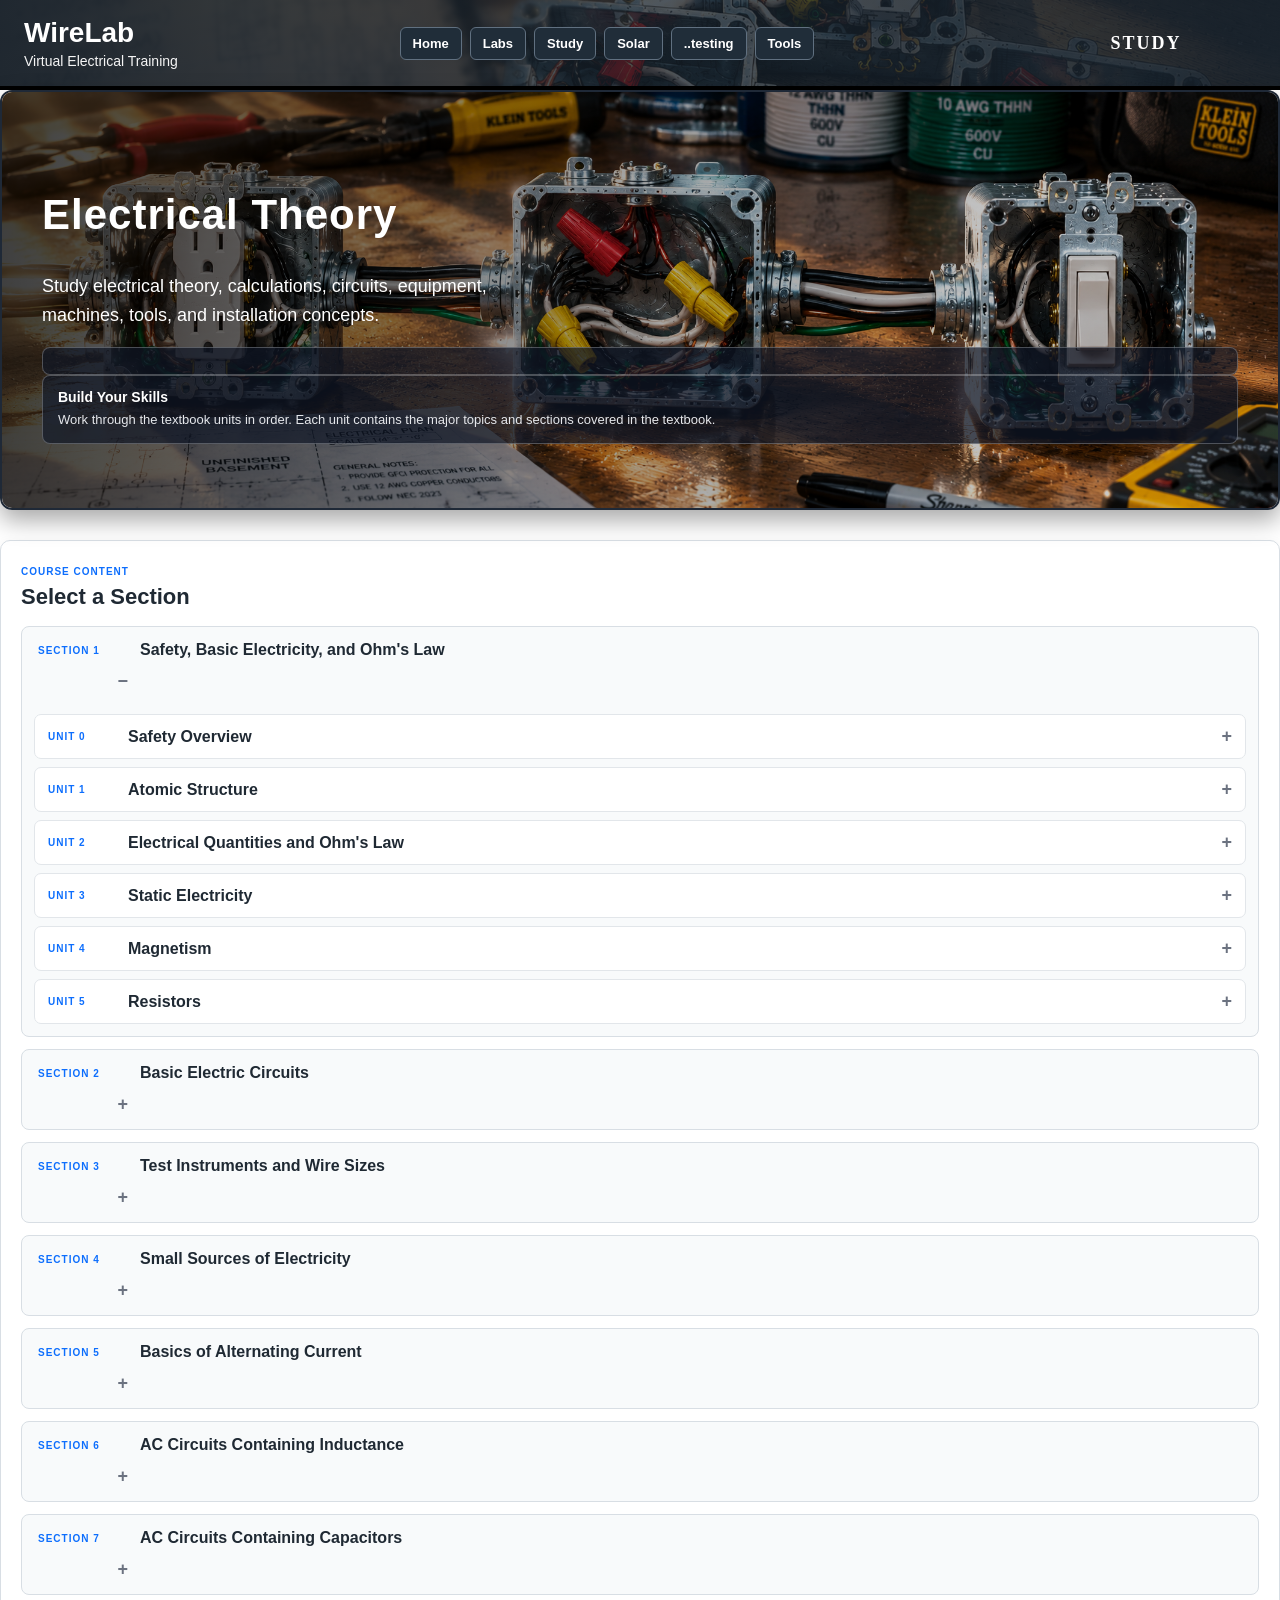
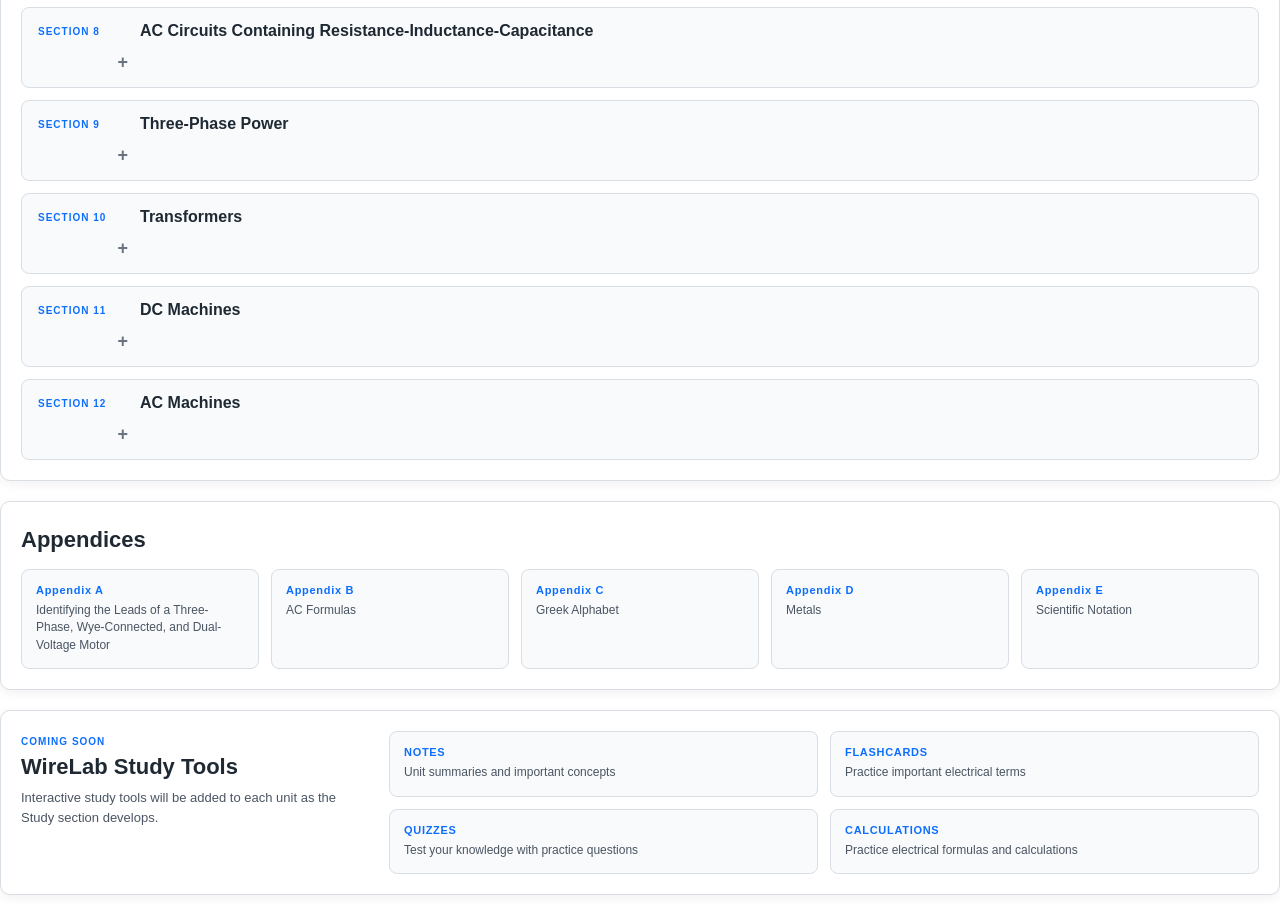
<file: study.html>
<!DOCTYPE html>
<html lang="en">

<head>
    <meta charset="UTF-8">
    <meta name="viewport" content="width=device-width, initial-scale=1.0">
    <title>WireLab - Virtual Electrical Training</title>
    <link rel="stylesheet" href="style.css">
</head>

<body class="lab-page">
<header class="site-header">
    <div class="header-content">
        <h1>WireLab</h1>
        <p> Virtual Electrical Training </p>
    </div>

    <nav class="site-navigation">
        <a href="index.html" class="nav-button">Home</a>
        <a href="labs.html" class="nav-button">Labs</a>
        <a href="study.html" class="nav-button">Study</a>
        <a href="solarlab.html" class="nav-button">Solar</a>
        <a href="testing.html" class="nav-button">..testing</a>
        <a href="electrical-tools.html" class="nav-button">Tools</a>
    </nav>

    <div class="stage-label"> STUDY </div>
</header>

<!-- ============= HERO SECTION ============== -->
<section class="wirelab-hero">

<img src="wirelab-study-art.png"
    alt="WireLab Home">

<div class="hero-overlay">
    <h2> Electrical Theory </h2>

    <p> Study electrical theory, calculations, circuits, equipment, machines, tools, and installation concepts.
    </p>
        <div class="labs-feature-detail">

                </div>

                <div class="labs-feature-detail">

                    <h3>
                        Build Your Skills
                    </h3>

                    <p>
                        Work through the textbook units in order. Each unit contains the major topics and sections covered in the textbook. 
                    </p>

                </div>
    
</div>

</section>




    <!-- =====================================================
         STUDY NAVIGATION
    ====================================================== -->

    <section class="study-navigation-panel">

        <div class="study-navigation-header">

            <div>

                <span class="study-section-label">
                    COURSE CONTENT
                </span>

                <h3>
                    Select a Section
                </h3>

            </div>

        </div>


        <div class="study-section-grid">


            <!-- =================================================
                 SECTION 1
            ================================================== -->

            <details class="study-section" open>

                <summary>

                    <span class="study-section-number">
                        SECTION 1
                    </span>

                    <span class="study-section-title">
                        Safety, Basic Electricity, and Ohm's Law
                    </span>

                </summary>


                <div class="study-units">


                    <!-- UNIT 0 -->

                    <details class="study-unit">

                        <summary>

                            <span class="study-unit-number">
                                UNIT 0
                            </span>

                            <span class="study-unit-title">
                                Safety Overview
                            </span>

                        </summary>


                        <div class="study-topics">

                            <h4>
                                S-1. General Safety Rules
                            </h4>

                            <ul>
                                <li>Always Establish an Electrically Safe Working Condition when Working with Electrical Conductors and Circuit Parts</li>
                                <li>Think</li>
                                <li>Avoid Horseplay</li>
                                <li>Do Not Work Alone</li>
                                <li>Learn First Aid</li>
                                <li>Avoid Alcohol and Drugs</li>
                            </ul>


                            <h4>
                                S-2. Effects of Electric Current on the Body
                            </h4>


                            <h4>
                                S-3. On the Job
                            </h4>

                            <ul>
                                <li>OSHA</li>
                                <li>Hazardous Materials</li>
                                <li>Employer Responsibilities</li>
                                <li>Safety Data Sheets</li>
                                <li>Trenches</li>
                                <li>Confined Spaces</li>
                                <li>Lockout and Tagout Procedures</li>
                            </ul>


                            <h4>
                                S-4. Personal Protective Equipment
                            </h4>

                            <ul>
                                <li>Head Protection</li>
                                <li>Eye Protection</li>
                                <li>Hearing Protection</li>
                                <li>Arc-Rated Clothing</li>
                                <li>Gloves</li>
                                <li>Fall Protection Harnesses</li>
                            </ul>


                            <h4>
                                S-5. Ladders and Scaffolds
                            </h4>

                            <ul>
                                <li>Rolling Scaffolds</li>
                                <li>Hanging or Suspended Scaffolds</li>
                                <li>Straight Ladders</li>
                                <li>Step Ladders</li>
                            </ul>


                            <h4>
                                S-6. Fires
                            </h4>


                            <h4>
                                S-7. Ground-Fault Circuit Interrupters
                            </h4>

                            <ul>
                                <li>GFCI Devices</li>
                            </ul>


                            <h4>
                                S-8. Arc-Fault Circuit Interrupters
                            </h4>

                            <ul>
                                <li>Parallel Arc Faults</li>
                                <li>Series Arc Faults</li>
                                <li>Arc-Fault Detection</li>
                                <li>Connecting an Arc-Fault Circuit</li>
                                <li>Tamper Resistant Receptacles</li>
                            </ul>


                            <h4>
                                S-9. Grounding and Bonding
                            </h4>


                            <h4>
                                Review
                            </h4>

                            <ul>
                                <li>Summary</li>
                                <li>Review Questions</li>
                            </ul>

                        </div>

                    </details>



                    <!-- UNIT 1 -->

                    <details class="study-unit">

                        <summary>

                            <span class="study-unit-number">
                                UNIT 1
                            </span>

                            <span class="study-unit-title">
                                Atomic Structure
                            </span>

                        </summary>

                        <div class="study-topics">

                            <h4>1-1. Early History of Electricity</h4>
                            <h4>1-2. Atoms</h4>
                            <h4>1-3. Coulomb's Law</h4>
                            <h4>1-4. Structure of the Atom</h4>
                            <h4>1-5. Electron Orbits</h4>
                            <h4>1-6. Valence Electrons</h4>
                            <h4>1-7. The Bump Theory</h4>
                            <h4>1-8. Power Sources</h4>
                            <h4>1-9. Insulators</h4>
                            <h4>1-10. Semiconductors</h4>
                            <h4>1-11. Molecules</h4>
                            <h4>1-12. Methods of Producing Electricity</h4>
                            <h4>1-13. Electrical Effects</h4>

                            <h4>Review</h4>

                            <ul>
                                <li>Summary</li>
                                <li>Review Questions</li>
                            </ul>

                        </div>

                    </details>



                    <!-- UNIT 2 -->

                    <details class="study-unit">

                        <summary>

                            <span class="study-unit-number">
                                UNIT 2
                            </span>

                            <span class="study-unit-title">
                                Electrical Quantities and Ohm's Law
                            </span>

                        </summary>

                        <div class="study-topics">

                            <h4>2-1. The Coulomb</h4>
                            <h4>2-2. The Ampere</h4>
                            <h4>2-3. The Electron Flow Theory</h4>
                            <h4>2-4. The Conventional Current Flow Theory</h4>
                            <h4>2-5. Speed of Current</h4>
                            <h4>2-6. Basic Electric Circuits</h4>
                            <h4>2-7. The Volt</h4>
                            <h4>2-8. The Ohm</h4>
                            <h4>2-9. The Watt</h4>
                            <h4>2-10. Other Measures of Power</h4>
                            <h4>2-11. Ohm's Law</h4>

                        </div>

                    </details>



                    <!-- UNIT 3 -->

                    <details class="study-unit">

                        <summary>

                            <span class="study-unit-number">
                                UNIT 3
                            </span>

                            <span class="study-unit-title">
                                Static Electricity
                            </span>

                        </summary>

                        <div class="study-topics">

                            <h4>3-1. Static Electricity</h4>
                            <h4>3-2. Charging an Object</h4>
                            <h4>3-3. The Electroscope</h4>
                            <h4>Testing an Object</h4>
                            <h4>3-4. Static Electricity in Nature</h4>
                            <h4>Lightning Protection</h4>
                            <h4>3-5. Nuisance Static Charges</h4>
                            <h4>3-6. Useful Static Charges</h4>

                            <h4>Review</h4>

                            <ul>
                                <li>Summary</li>
                                <li>Review Questions</li>
                            </ul>

                        </div>

                    </details>



                    <!-- UNIT 4 -->

                    <details class="study-unit">

                        <summary>

                            <span class="study-unit-number">
                                UNIT 4
                            </span>

                            <span class="study-unit-title">
                                Magnetism
                            </span>

                        </summary>

                        <div class="study-topics">

                            <h4>4-1. The Earth Is a Magnet</h4>
                            <h4>4-2. Permanent Magnets</h4>
                            <h4>The Electron Theory of Magnetism</h4>
                            <h4>Magnetic Materials</h4>
                            <h4>Magnetic Lines of Force</h4>
                            <h4>4-3. Electromagnetics</h4>
                            <h4>Core Material</h4>
                            <h4>4-4. Magnetic Measurements</h4>
                            <h4>Magnetic Polarity</h4>
                            <h4>4-5. Working with Magnetism</h4>
                            <h4>Magnetic Devices</h4>
                            <h4>The Speaker</h4>

                            <h4>Review</h4>

                            <ul>
                                <li>Summary</li>
                                <li>Review Questions</li>
                                <li>Practical Applications</li>
                            </ul>

                        </div>

                    </details>



                    <!-- UNIT 5 -->

                    <details class="study-unit">

                        <summary>

                            <span class="study-unit-number">
                                UNIT 5
                            </span>

                            <span class="study-unit-title">
                                Resistors
                            </span>

                        </summary>

                        <div class="study-topics">

                            <h4>5-1. Uses of Resistors</h4>
                            <h4>5-2. Fixed Resistors</h4>
                            <h4>Metal Film Resistors</h4>
                            <h4>Carbon Film Resistors</h4>
                            <h4>Metal Glaze Resistors</h4>
                            <h4>Wire-Wound Resistors</h4>
                            <h4>5-3. Color Code</h4>
                            <h4>Gold and Silver as Multipliers</h4>
                            <h4>5-4. Standard Resistance Values of Fixed Resistors</h4>
                            <h4>5-5. Power Ratings</h4>
                            <h4>5-6. Variable Resistors</h4>
                            <h4>Variable Resistor Terminology</h4>
                            <h4>5-7. Schematic Symbols</h4>

                            <h4>Review</h4>

                            <ul>
                                <li>Summary</li>
                                <li>Review Questions</li>
                                <li>Practical Applications</li>
                                <li>Practice Problems</li>
                            </ul>

                        </div>

                    </details>

                </div>

            </details>



            <!-- =================================================
                 SECTION 2
            ================================================== -->

            <details class="study-section">

                <summary>

                    <span class="study-section-number">
                        SECTION 2
                    </span>

                    <span class="study-section-title">
                        Basic Electric Circuits
                    </span>

                </summary>


                <div class="study-units">


                    <!-- UNIT 6 -->

                    <details class="study-unit">

                        <summary>

                            <span class="study-unit-number">
                                UNIT 6
                            </span>

                            <span class="study-unit-title">
                                Series Circuits
                            </span>

                        </summary>

                        <div class="study-topics">

                            <h4>6-1. Series Circuits</h4>
                            <h4>Voltage Drops in a Series Circuit</h4>
                            <h4>Resistance in a Series Circuit</h4>
                            <h4>6-2. Calculating Series Circuit Values</h4>
                            <h4>Solving Circuits</h4>
                            <h4>6-3. Voltage Dividers</h4>
                            <h4>Transposing Ohm's Law to Find Voltage Drop</h4>
                            <h4>6-4. Voltage Polarity and Ground as a Reference</h4>

                            <h4>Review</h4>

                            <ul>
                                <li>Summary</li>
                                <li>Review Questions</li>
                                <li>Practical Applications</li>
                                <li>Practice Problems</li>
                            </ul>

                        </div>

                    </details>



                    <!-- UNIT 7 -->

                    <details class="study-unit">

                        <summary>

                            <span class="study-unit-number">
                                UNIT 7
                            </span>

                            <span class="study-unit-title">
                                Parallel Circuits
                            </span>

                        </summary>

                        <div class="study-topics">

                            <h4>7-1. Parallel Circuit Values</h4>
                            <h4>Total Current</h4>
                            <h4>Voltage Drop</h4>
                            <h4>Total Resistance</h4>
                            <h4>7-2. Parallel Resistance Formulas</h4>
                            <h4>Resistors of Equal Value</h4>
                            <h4>Product over Sum</h4>
                            <h4>Reciprocal Formula</h4>
                            <h4>7-3. Current Dividers</h4>

                            <h4>Review</h4>

                            <ul>
                                <li>Summary</li>
                                <li>Review Questions</li>
                                <li>Practical Applications</li>
                                <li>Practice Problems</li>
                            </ul>

                        </div>

                    </details>



                    <!-- UNIT 8 -->

                    <details class="study-unit">

                        <summary>

                            <span class="study-unit-number">
                                UNIT 8
                            </span>

                            <span class="study-unit-title">
                                Combination Circuits
                            </span>

                        </summary>

                        <div class="study-topics">

                            <h4>8-1. Combination Circuits</h4>
                            <h4>8-2. Solving Combination Circuits</h4>
                            <h4>8-3. Simplifying the Circuit</h4>

                            <h4>Review</h4>

                            <ul>
                                <li>Summary</li>
                                <li>Review Questions</li>
                                <li>Practical Applications</li>
                                <li>Practice Problems</li>
                            </ul>

                        </div>

                    </details>

                </div>

            </details>



            <!-- =================================================
                 SECTION 3
            ================================================== -->

            <details class="study-section">

                <summary>

                    <span class="study-section-number">
                        SECTION 3
                    </span>

                    <span class="study-section-title">
                        Test Instruments and Wire Sizes
                    </span>

                </summary>


                <div class="study-units">


                    <!-- UNIT 9 -->

                    <details class="study-unit">

                        <summary>

                            <span class="study-unit-number">
                                UNIT 9
                            </span>

                            <span class="study-unit-title">
                                Test Instruments
                            </span>

                        </summary>

                        <div class="study-topics">

                            <h4>9-1. Analog Meters</h4>
                            <h4>Principle of Operation</h4>
                            <h4>9-2. The Voltmeter</h4>
                            <h4>Calculating the Resistor Value</h4>
                            <h4>Multirange Voltmeters</h4>
                            <h4>Calculating the Resistor Values</h4>
                            <h4>Reading a Meter</h4>
                            <h4>Reading a Voltmeter</h4>

                            <h4>9-3. The Ammeter</h4>
                            <h4>Ammeter Shunts</h4>
                            <h4>Multirange Ammeters</h4>
                            <h4>The Ayrton Shunt</h4>
                            <h4>AC Ammeters</h4>
                            <h4>Current Transformers</h4>
                            <h4>Clamp-On Ammeters</h4>
                            <h4>DC-AC Clamp-On Ammeters</h4>

                            <h4>9-4. The Ohmmeter</h4>
                            <h4>The Series Ohmmeter</h4>
                            <h4>Shunt-Type Ohmmeters</h4>

                            <h4>9-5. Digital Meters</h4>
                            <h4>Digital Ohmmeters</h4>
                            <h4>Digital Multimeters</h4>

                            <h4>9-6. The Oscilloscope</h4>
                            <h4>Voltage Range Selection</h4>
                            <h4>The Time Base</h4>
                            <h4>Measuring Frequency</h4>
                            <h4>Attenuated Probes</h4>
                            <h4>Oscilloscope Controls</h4>
                            <h4>Interpreting Waveforms</h4>

                            <h4>9-7. The Wattmeter</h4>
                            <h4>Recording Meters</h4>

                            <h4>Review</h4>

                            <ul>
                                <li>Summary</li>
                                <li>Review Questions</li>
                                <li>Practical Applications</li>
                            </ul>

                        </div>

                    </details>



                    <!-- UNIT 10 -->

                    <details class="study-unit">

                        <summary>

                            <span class="study-unit-number">
                                UNIT 10
                            </span>

                            <span class="study-unit-title">
                                Determining Conductor Sizes
                            </span>

                        </summary>

                        <div class="study-topics">

                            <h4>10-1. Conductor Sizes and Ampacity</h4>
                            <h4>Using the NEC Ampacity Tables</h4>

                            <h4>10-2. Factors That Determine Ampacity</h4>
                            <h4>Conductor Material</h4>
                            <h4>Insulation Type</h4>
                            <h4>Condition of Use Factors</h4>
                            <h4>More Than Three Current-Carrying Conductors in a Raceway or Cable</h4>
                            <h4>Temperature Limitations of Terminations</h4>

                            <h4>10-3. Determining Conductor Sizes and Resistance</h4>
                            <h4>Longer Circuit Lengths</h4>
                            <h4>Calculating Resistance</h4>
                            <h4>Calculating Voltage Drop</h4>
                            <h4>Coefficient of Temperature</h4>

                            <h4>10-4. Parallel Conductors</h4>
                            <h4>Testing Wire Installations</h4>

                            <h4>Review</h4>

                            <ul>
                                <li>Summary</li>
                                <li>Review Questions</li>
                                <li>Practical Applications</li>
                                <li>Practice Problems</li>
                            </ul>

                        </div>

                    </details>

                </div>

            </details>



            <!-- =================================================
                 SECTION 4
            ================================================== -->

            <details class="study-section">

                <summary>

                    <span class="study-section-number">
                        SECTION 4
                    </span>

                    <span class="study-section-title">
                        Small Sources of Electricity
                    </span>

                </summary>


                <div class="study-units">


                    <!-- UNIT 11 -->

                    <details class="study-unit">

                        <summary>

                            <span class="study-unit-number">
                                UNIT 11
                            </span>

                            <span class="study-unit-title">
                                Conduction in Liquids and Gases
                            </span>

                        </summary>

                        <div class="study-topics">

                            <h4>11-1. The Ionization Process: Magnesium and Chlorine</h4>
                            <h4>11-2. Other Types of Ions</h4>
                            <h4>Sulfuric Acid</h4>
                            <h4>Copper Sulfate</h4>
                            <h4>11-3. Electroplating</h4>
                            <h4>11-4. Electrolysis</h4>
                            <h4>11-5. Conduction in Gases</h4>
                            <h4>Ionization Potential in a Gas</h4>
                            <h4>Electron Impact</h4>
                            <h4>Useful Applications</h4>
                            <h4>11-6. Ionization in Nature</h4>

                            <h4>Review</h4>

                            <ul>
                                <li>Summary</li>
                                <li>Review Questions</li>
                            </ul>

                        </div>

                    </details>



                    <!-- UNIT 12 -->

                    <details class="study-unit">

                        <summary>

                            <span class="study-unit-number">
                                UNIT 12
                            </span>

                            <span class="study-unit-title">
                                Batteries and Other Sources of Electricity
                            </span>

                        </summary>

                        <div class="study-topics">

                            <h4>12-1. History of the Battery</h4>
                            <h4>12-2. Voltaic Cells</h4>
                            <h4>12-3. Cell Voltage</h4>
                            <h4>12-4. Primary Cells</h4>
                            <h4>The Carbon-Zinc Cell</h4>
                            <h4>Alkaline Cells</h4>
                            <h4>Button Cells</h4>
                            <h4>Lithium Cells</h4>
                            <h4>Current Capacity and Cell Ratings</h4>
                            <h4>Internal Resistance</h4>

                            <h4>12-5. Secondary Cells</h4>
                            <h4>Discharge Cycle</h4>
                            <h4>Charging Cycle</h4>
                            <h4>Cautions Concerning Charging</h4>
                            <h4>Sealed Lead-Acid Batteries</h4>
                            <h4>AGM Batteries</h4>
                            <h4>Ratings for Lead-Acid Batteries</h4>
                            <h4>Testing Lead-Acid Batteries</h4>

                            <h4>12-6. Other Secondary Cells</h4>
                            <h4>Nickel-Iron Batteries</h4>
                            <h4>Nickel-Cadmium Batteries</h4>
                            <h4>Nickel-Metal Hydride Cells</h4>
                            <h4>Lithium-Ion Cells</h4>

                            <h4>12-7. Series and Parallel Battery Connections</h4>

                            <h4>12-8. Other Small Sources of Electricity</h4>
                            <h4>Solar Photovoltaic Cells</h4>
                            <h4>Thermocouples</h4>
                            <h4>Piezoelectricity</h4>
                            <h4>Fuel Cells</h4>
                            <h4>The PEM Fuel Cell</h4>
                            <h4>Direct Methanol Fuel Cells</h4>
                            <h4>Phosphoric Acid Fuel Cells</h4>
                            <h4>Molten Carbonate Fuel Cells</h4>
                            <h4>Solid Oxide Fuel Cells</h4>

                            <h4>Review</h4>

                            <ul>
                                <li>Summary</li>
                                <li>Review Questions</li>
                                <li>Practical Applications</li>
                            </ul>

                        </div>

                    </details>



                    <!-- UNIT 13 -->

                    <details class="study-unit">

                        <summary>

                            <span class="study-unit-number">
                                UNIT 13
                            </span>

                            <span class="study-unit-title">
                                Magnetic Induction
                            </span>

                        </summary>

                        <div class="study-topics">

                            <h4>13-1. Electromagnetic Induction</h4>
                            <h4>Fleming's Left-Hand Rule</h4>
                            <h4>Moving Magnetic Fields</h4>
                            <h4>Determining the Amount of Induced Voltage</h4>
                            <h4>13-2. Lenz's Law</h4>
                            <h4>13-3. Inductance in a Coil</h4>
                            <h4>The Exponential Curve</h4>
                            <h4>Measuring Inductance</h4>
                            <h4>R-L Time Constants</h4>
                            <h4>13-4. Induced Voltage Spikes</h4>

                            <h4>Review</h4>

                            <ul>
                                <li>Summary</li>
                                <li>Review Questions</li>
                                <li>Practical Applications</li>
                            </ul>

                        </div>

                    </details>

                </div>

            </details>



            <!-- =================================================
                 SECTION 5
            ================================================== -->

            <details class="study-section">

                <summary>

                    <span class="study-section-number">
                        SECTION 5
                    </span>

                    <span class="study-section-title">
                        Basics of Alternating Current
                    </span>

                </summary>


                <div class="study-units">


                    <!-- UNIT 14 -->

                    <details class="study-unit">

                        <summary>

                            <span class="study-unit-number">
                                UNIT 14
                            </span>

                            <span class="study-unit-title">
                                Basic Trigonometry and Vectors
                            </span>

                        </summary>

                        <div class="study-topics">

                            <h4>14-1. Right Triangles</h4>
                            <h4>14-2. The Pythagorean Theorem</h4>
                            <h4>14-3. Sines, Cosines, and Tangents</h4>
                            <h4>14-4. Formulas</h4>
                            <h4>14-5. Practical Application</h4>
                            <h4>Vectors</h4>

                            <h4>Review</h4>

                            <ul>
                                <li>Summary</li>
                                <li>Review Questions</li>
                                <li>Practical Applications</li>
                                <li>Practice Problems</li>
                            </ul>

                        </div>

                    </details>



                    <!-- UNIT 15 -->

                    <details class="study-unit">

                        <summary>

                            <span class="study-unit-number">
                                UNIT 15
                            </span>

                            <span class="study-unit-title">
                                Alternating Current
                            </span>

                        </summary>

                        <div class="study-topics">

                            <h4>15-1. Advantages of AC</h4>
                            <h4>15-2. AC Waveforms</h4>
                            <h4>Square Waves</h4>
                            <h4>Triangle Waves</h4>
                            <h4>Sine Waves</h4>
                            <h4>15-3. Sine Wave Values</h4>
                            <h4>Peak-to-Peak and Peak Values</h4>
                            <h4>RMS Values</h4>
                            <h4>Average Values</h4>
                            <h4>Wavelength</h4>
                            <h4>15-4. Resistive Loads</h4>
                            <h4>15-5. Power in an AC Circuit</h4>
                            <h4>15-6. Skin Effect in AC Circuits</h4>

                            <h4>Review</h4>

                            <ul>
                                <li>Summary</li>
                                <li>Review Questions</li>
                                <li>Practical Applications</li>
                                <li>Practice Problems</li>
                            </ul>

                        </div>

                    </details>

                </div>

            </details>



            <!-- =================================================
                 SECTION 6
            ================================================== -->

            <details class="study-section">

                <summary>

                    <span class="study-section-number">
                        SECTION 6
                    </span>

                    <span class="study-section-title">
                        AC Circuits Containing Inductance
                    </span>

                </summary>


                <div class="study-units">


                    <!-- UNIT 16 -->

                    <details class="study-unit">

                        <summary>

                            <span class="study-unit-number">
                                UNIT 16
                            </span>

                            <span class="study-unit-title">
                                Inductance in AC Circuits
                            </span>

                        </summary>

                        <div class="study-topics">

                            <h4>16-1. Inductance</h4>
                            <h4>Calculating the Induced Voltage</h4>
                            <h4>16-2. Inductive Reactance</h4>
                            <h4>Schematic Symbols</h4>
                            <h4>16-3. Inductors Connected in Series and Parallel Circuits</h4>
                            <h4>Inductors Connected in Parallel</h4>
                            <h4>16-4. Voltage and Current Relationships in an Inductive Circuit</h4>
                            <h4>16-5. Power in an Inductive Circuit</h4>
                            <h4>Reactive Power</h4>
                            <h4>16-6. Q of an Inductor</h4>

                            <h4>Review</h4>

                            <ul>
                                <li>Summary</li>
                                <li>Review Questions</li>
                                <li>Practical Applications</li>
                                <li>Practice Problems</li>
                            </ul>

                        </div>

                    </details>



                    <!-- UNIT 17 -->

                    <details class="study-unit">

                        <summary>

                            <span class="study-unit-number">
                                UNIT 17
                            </span>

                            <span class="study-unit-title">
                                Resistive-Inductive Series Circuits
                            </span>

                        </summary>

                        <div class="study-topics">

                            <h4>17-1. Solving R-L Series Circuits</h4>
                            <h4>Impedance</h4>
                            <h4>Total Current</h4>
                            <h4>17-2. Values at the Resistor</h4>
                            <h4>Watts</h4>
                            <h4>17-3. Values at the Inductor</h4>
                            <h4>Voltage Drop Across the Inductor</h4>
                            <h4>Calculating the Reactive Power</h4>
                            <h4>17-4. Total Circuit Values</h4>
                            <h4>Calculating the Apparent Power</h4>
                            <h4>17-5. Power Factor</h4>
                            <h4>Angle Theta</h4>

                            <h4>Review</h4>

                            <ul>
                                <li>Summary</li>
                                <li>Review Questions</li>
                                <li>Practical Applications</li>
                                <li>Practice Problems</li>
                            </ul>

                        </div>

                    </details>



                    <!-- UNIT 18 -->

                    <details class="study-unit">

                        <summary>

                            <span class="study-unit-number">
                                UNIT 18
                            </span>

                            <span class="study-unit-title">
                                Resistive-Inductive Parallel Circuits
                            </span>

                        </summary>

                        <div class="study-topics">

                            <h4>18-1. Resistive-Inductive Parallel Circuits</h4>
                            <h4>18-2. Calculating Circuit Values</h4>
                            <h4>Resistive Current</h4>
                            <h4>Watts</h4>
                            <h4>Inductive Current</h4>
                            <h4>VARs</h4>
                            <h4>Inductance</h4>
                            <h4>Apparent Power</h4>
                            <h4>Power Factor</h4>
                            <h4>Angle Theta</h4>

                            <h4>Review</h4>

                            <ul>
                                <li>Summary</li>
                                <li>Review Questions</li>
                                <li>Practical Applications</li>
                                <li>Practice Problems</li>
                            </ul>

                        </div>

                    </details>

                </div>

            </details>



            <!-- =================================================
                 SECTION 7
            ================================================== -->

            <details class="study-section">

                <summary>

                    <span class="study-section-number">
                        SECTION 7
                    </span>

                    <span class="study-section-title">
                        AC Circuits Containing Capacitors
                    </span>

                </summary>


                <div class="study-units">


                    <!-- UNIT 19 -->

                    <details class="study-unit">

                        <summary>

                            <span class="study-unit-number">
                                UNIT 19
                            </span>

                            <span class="study-unit-title">
                                Capacitors
                            </span>

                        </summary>

                        <div class="study-topics">

                            <h4>19-1. Introduction to Capacitors</h4>
                            <h4>19-2. Charging Capacitors</h4>
                            <h4>Dielectric Stress</h4>
                            <h4>Dielectric Constant</h4>
                            <h4>Capacitor Ratings</h4>
                            <h4>19-3. Capacitors in Circuits</h4>
                            <h4>Capacitors Connected in Series</h4>
                            <h4>Capacity Charge and Discharge Rates</h4>
                            <h4>RC Time Constants</h4>
                            <h4>19-4. Capacitor Applications</h4>
                            <h4>Nonpolarized Capacitors</h4>
                            <h4>Polarized Capacitors</h4>
                            <h4>AC Electrolytic Capacitors</h4>
                            <h4>Dry-Type Electrolytic Capacitors</h4>
                            <h4>Variable Capacitors</h4>
                            <h4>19-5. Capacitor Types and Markings</h4>
                            <h4>Temperature Coefficients</h4>
                            <h4>Ceramic Capacitors</h4>
                            <h4>Dipped Tantalum Capacitors</h4>
                            <h4>Film Capacitors</h4>
                            <h4>19-6. Testing Capacitors</h4>

                            <h4>Review</h4>

                            <ul>
                                <li>Summary</li>
                                <li>Review Questions</li>
                                <li>Practical Applications</li>
                                <li>Practice Problems</li>
                            </ul>

                        </div>

                    </details>



                    <!-- UNIT 20 -->

                    <details class="study-unit">

                        <summary>

                            <span class="study-unit-number">
                                UNIT 20
                            </span>

                            <span class="study-unit-title">
                                Capacitance in AC Circuits
                            </span>

                        </summary>

                        <div class="study-topics">

                            <h4>20-1. Capacitors in an AC Circuit</h4>
                            <h4>Capacitive Reactance</h4>
                            <h4>Calculating Capacitance</h4>
                            <h4>20-2. Voltage, Current, and Power in a Purely Capacitive Circuit</h4>
                            <h4>Power in a Purely Capacitive Circuit</h4>
                            <h4>20-3. Capacitor Quality and Voltage Ratings</h4>
                            <h4>20-4. Effects of Frequency in a Capacitive Circuit</h4>
                            <h4>20-5. Capacitors Connected in Series and Parallel</h4>
                            <h4>Parallel Capacitors</h4>

                            <h4>Review</h4>

                            <ul>
                                <li>Summary</li>
                                <li>Review Questions</li>
                                <li>Practical Applications</li>
                                <li>Practice Problems</li>
                            </ul>

                        </div>

                    </details>



                    <!-- UNIT 21 -->

                    <details class="study-unit">

                        <summary>

                            <span class="study-unit-number">
                                UNIT 21
                            </span>

                            <span class="study-unit-title">
                                Resistive-Capacitive Series Circuits
                            </span>

                        </summary>

                        <div class="study-topics">

                            <h4>21-1. Resistive-Capacitive Series Circuits</h4>
                            <h4>21-2. Calculating True Power (Watts)</h4>
                            <h4>Total Current</h4>
                            <h4>Voltage Drop Across the Resistor</h4>
                            <h4>True Power</h4>
                            <h4>21-3. Calculating Reactive Power (VARs)</h4>
                            <h4>Voltage Drop Across the Capacitor</h4>
                            <h4>Total Voltage</h4>
                            <h4>Reactive Power</h4>
                            <h4>21-4. Calculating Apparent Power and Power Factor</h4>
                            <h4>Power Factor</h4>
                            <h4>Angle Theta</h4>

                            <h4>Review</h4>

                            <ul>
                                <li>Summary</li>
                                <li>Review Questions</li>
                            </ul>

                        </div>

                    </details>



                    <!-- UNIT 22 -->

                    <details class="study-unit">

                        <summary>

                            <span class="study-unit-number">
                                UNIT 22
                            </span>

                            <span class="study-unit-title">
                                Resistive-Capacitive Parallel Circuits
                            </span>

                        </summary>

                        <div class="study-topics">

                            <h4>22-1. Operation of RC Parallel Circuits</h4>
                            <h4>22-2. Calculating Circuit Values</h4>

                            <h4>Review</h4>

                            <ul>
                                <li>Summary</li>
                                <li>Review Questions</li>
                                <li>Practice Problems</li>
                            </ul>

                        </div>

                    </details>

                </div>

            </details>



            <!-- =================================================
                 SECTION 8
            ================================================== -->

            <details class="study-section">

                <summary>

                    <span class="study-section-number">
                        SECTION 8
                    </span>

                    <span class="study-section-title">
                        AC Circuits Containing Resistance-Inductance-Capacitance
                    </span>

                </summary>


                <div class="study-units">


                    <!-- UNIT 23 -->

                    <details class="study-unit">

                        <summary>

                            <span class="study-unit-number">
                                UNIT 23
                            </span>

                            <span class="study-unit-title">
                                Resistive-Inductive-Capacitive Series Circuits
                            </span>

                        </summary>

                        <div class="study-topics">

                            <h4>23-1. RLC Series Circuits</h4>
                            <h4>23-2. Series Resonant Circuits</h4>
                            <h4>Bandwidth</h4>
                            <h4>Determining Resonant Values of L and C</h4>

                            <h4>Review</h4>

                            <ul>
                                <li>Summary</li>
                                <li>Review Questions</li>
                                <li>Practical Applications</li>
                                <li>Practice Problems</li>
                            </ul>

                        </div>

                    </details>



                    <!-- UNIT 24 -->

                    <details class="study-unit">

                        <summary>

                            <span class="study-unit-number">
                                UNIT 24
                            </span>

                            <span class="study-unit-title">
                                Resistive-Inductive-Capacitive Parallel Circuits
                            </span>

                        </summary>

                        <div class="study-topics">

                            <h4>24-1. RLC Parallel Circuits</h4>
                            <h4>24-2. Parallel Resonant Circuits</h4>
                            <h4>Bandwidth</h4>
                            <h4>24-3. RLC Parallel Circuit Applications</h4>
                            <h4>Induction Heating</h4>
                            <h4>Power Factor Correction</h4>

                            <h4>Review</h4>

                            <ul>
                                <li>Summary</li>
                                <li>Review Questions</li>
                                <li>Practical Applications</li>
                                <li>Practice Problems</li>
                            </ul>

                        </div>

                    </details>



                    <!-- UNIT 25 -->

                    <details class="study-unit">

                        <summary>

                            <span class="study-unit-number">
                                UNIT 25
                            </span>

                            <span class="study-unit-title">
                                Surge Protection and Lightning Protection
                            </span>

                        </summary>

                        <div class="study-topics">

                            <h4>25-1. Introduction to Voltage Surges and Spikes</h4>
                            <h4>25-2. Surge and Spike Protection Methods</h4>
                            <h4>Capacitor Charge Rate</h4>
                            <h4>Inductors</h4>
                            <h4>Isolation Transformers</h4>
                            <h4>Electrical Noise</h4>
                            <h4>Metal-Oxide Varistor (MOV)</h4>
                            <h4>Thermal Fuses</h4>
                            <h4>25-3. Surge Protector Ratings</h4>
                            <h4>25-4. Lightning Protection Methods</h4>

                            <h4>Review</h4>

                            <ul>
                                <li>Summary</li>
                                <li>Review Questions</li>
                            </ul>

                        </div>

                    </details>

                </div>

            </details>



            <!-- =================================================
                 SECTION 9
            ================================================== -->

            <details class="study-section">

                <summary>

                    <span class="study-section-number">
                        SECTION 9
                    </span>

                    <span class="study-section-title">
                        Three-Phase Power
                    </span>

                </summary>


                <div class="study-units">


                    <!-- UNIT 26 -->

                    <details class="study-unit">

                        <summary>

                            <span class="study-unit-number">
                                UNIT 26
                            </span>

                            <span class="study-unit-title">
                                Three-Phase Circuits
                            </span>

                        </summary>

                        <div class="study-topics">

                            <h4>26-1. Three-Phase Systems</h4>
                            <h4>Voltage Relationships in a WYE-Connected System</h4>
                            <h4>Delta-Connected Systems</h4>
                            <h4>26-2. Three-Phase Power</h4>
                            <h4>Watts and VARs</h4>
                            <h4>26-3. Calculating Unknown Values in Three-Phase Circuits</h4>
                            <h4>26-4. Three-Phase Source Calculations</h4>
                            <h4>Angle Theta</h4>
                            <h4>Power Factor Correction</h4>

                            <h4>Review</h4>

                            <ul>
                                <li>Summary</li>
                                <li>Review Questions</li>
                                <li>Practical Applications</li>
                                <li>Practice Problems</li>
                            </ul>

                        </div>

                    </details>

                </div>

            </details>



            <!-- =================================================
                 SECTION 10
            ================================================== -->

            <details class="study-section">

                <summary>

                    <span class="study-section-number">
                        SECTION 10
                    </span>

                    <span class="study-section-title">
                        Transformers
                    </span>

                </summary>


                <div class="study-units">


                    <!-- UNIT 27 -->

                    <details class="study-unit">

                        <summary>

                            <span class="study-unit-number">
                                UNIT 27
                            </span>

                            <span class="study-unit-title">
                                Single-Phase Transformers
                            </span>

                        </summary>

                        <div class="study-topics">

                            <h4>27-1. Introduction to Transformers</h4>
                            <h4>Transformer Formulas</h4>
                            <h4>Single-Phase Transformers</h4>
                            <h4>Basic Operating Principles</h4>
                            <h4>Excitation Current</h4>
                            <h4>Mutual Induction</h4>

                            <h4>27-2. Transformer Calculations</h4>
                            <h4>Primary-to-Secondary Voltage Ratio</h4>
                            <h4>Multiple-Tapped Windings</h4>
                            <h4>Multiple Secondaries</h4>
                            <h4>Distribution Transformers</h4>
                            <h4>Control Transformers</h4>
                            <h4>Transformer Core Types</h4>
                            <h4>Transformer Inrush Current</h4>
                            <h4>Magnetic Domains</h4>

                            <h4>27-3. Autotransformers</h4>

                            <h4>27-4. Voltage and Current Relationships in a Transformer</h4>
                            <h4>Polarity Markings on Schematics</h4>
                            <h4>Additive and Subtractive Polarities</h4>
                            <h4>Using Arrows to Place Dots</h4>
                            <h4>Adding Load to the Secondary</h4>
                            <h4>Testing the Transformer</h4>

                            <h4>27-5. Transformer Nameplates</h4>
                            <h4>Determining Maximum Current</h4>
                            <h4>Transformer Impedance</h4>

                            <h4>27-6. Connecting Transformer Secondaries</h4>
                            <h4>Parallel Transformer Connections</h4>
                            <h4>Connecting Parallel Transformers</h4>
                            <h4>Precautions When Servicing Parallel Transformers</h4>

                            <h4>Review</h4>

                            <ul>
                                <li>Summary</li>
                                <li>Review Questions</li>
                                <li>Practical Applications</li>
                                <li>Practice Problems</li>
                            </ul>

                        </div>

                    </details>



                    <!-- UNIT 28 -->

                    <details class="study-unit">

                        <summary>

                            <span class="study-unit-number">
                                UNIT 28
                            </span>

                            <span class="study-unit-title">
                                Three-Phase Transformers
                            </span>

                        </summary>

                        <div class="study-topics">

                            <h4>28-1. Three-Phase Transformers</h4>
                            <h4>Three-Phase Transformer Connections</h4>
                            <h4>Connecting Single-Phase Transformers into a Three-Phase Bank</h4>
                            <h4>Closing a Delta</h4>

                            <h4>28-2. Three-Phase Transformer Calculations</h4>
                            <h4>Open-Delta Connection</h4>
                            <h4>Single-Phase Loads</h4>

                            <h4>28-3. Three-Phase Delta Connections</h4>
                            <h4>Voltage Values</h4>
                            <h4>Current Values</h4>
                            <h4>Closed Delta without Center Tap</h4>

                            <h4>28-4. Three-Phase WYE Connections</h4>

                            <h4>28-5. Uncommon Transformer Connections</h4>
                            <h4>Scott Connection</h4>
                            <h4>Zig-Zag Connection</h4>
                            <h4>Six-Phase Transformer Connections</h4>
                            <h4>The Double-Delta Connection</h4>
                            <h4>The Double-WYE Connection</h4>

                            <h4>Review</h4>

                            <ul>
                                <li>Summary</li>
                                <li>Review Questions</li>
                                <li>Practice Problems</li>
                            </ul>

                        </div>

                    </details>

                </div>

            </details>



            <!-- =================================================
                 SECTION 11
            ================================================== -->

            <details class="study-section">

                <summary>

                    <span class="study-section-number">
                        SECTION 11
                    </span>

                    <span class="study-section-title">
                        DC Machines
                    </span>

                </summary>


                <div class="study-units">


                    <!-- UNIT 29 -->

                    <details class="study-unit">

                        <summary>

                            <span class="study-unit-number">
                                UNIT 29
                            </span>

                            <span class="study-unit-title">
                                DC Generators
                            </span>

                        </summary>

                        <div class="study-topics">

                            <h4>29-1. What is a Generator?</h4>
                            <h4>29-2. Generator Components</h4>
                            <h4>Lap-Wound Armatures</h4>
                            <h4>Wave-Wound Armatures</h4>
                            <h4>Frogleg-Wound Armatures</h4>
                            <h4>Brushes</h4>
                            <h4>Pole Pieces</h4>
                            <h4>Field Windings</h4>

                            <h4>29-3. Generator Types</h4>
                            <h4>Series Generator</h4>
                            <h4>Shunt Generators</h4>
                            <h4>Field Excitation Current</h4>
                            <h4>Generator Losses</h4>
                            <h4>Compound Generators</h4>

                            <h4>29-4. Compounding, Countertorque, and Reactivity in DC Generators</h4>
                            <h4>Controlling Compounding</h4>
                            <h4>Cumulative and Differential</h4>
                            <h4>Countertorque</h4>
                            <h4>Armature Reaction</h4>
                            <h4>Correcting Armature Reaction</h4>

                            <h4>29-5. Operating DC Generators</h4>
                            <h4>Paralleling DC Generators</h4>

                            <h4>Review</h4>

                            <ul>
                                <li>Summary</li>
                                <li>Review Questions</li>
                                <li>Practical Applications</li>
                            </ul>

                        </div>

                    </details>



                    <!-- UNIT 30 -->

                    <details class="study-unit">

                        <summary>

                            <span class="study-unit-number">
                                UNIT 30
                            </span>

                            <span class="study-unit-title">
                                DC Motors
                            </span>

                        </summary>

                        <div class="study-topics">

                            <h4>30-1. DC Motor Principles</h4>
                            <h4>Torque</h4>
                            <h4>Increasing the Number of Loops</h4>
                            <h4>The Commutator</h4>

                            <h4>30-2. DC Motor Types</h4>
                            <h4>Counter-Electromotive Force</h4>
                            <h4>Speed-Torque Characteristics</h4>
                            <h4>Speed Regulation</h4>
                            <h4>Series Motors</h4>
                            <h4>Series Motor Speed Characteristics</h4>
                            <h4>Compound Motors</h4>
                            <h4>Terminal Identification for DC Motors</h4>

                            <h4>30-3. Operating Characteristics of a DC Motor</h4>
                            <h4>Speed Control</h4>
                            <h4>The Field-Loss Relay</h4>
                            <h4>Horsepower</h4>

                            <h4>30-4. Brushless DC Motors</h4>
                            <h4>Inside-Out Motors</h4>
                            <h4>Differences Between Brush-Type and Brushless Motors</h4>
                            <h4>Converters</h4>

                            <h4>30-5. Permanent Magnet Motors</h4>
                            <h4>Operating Characteristics</h4>
                            <h4>DC Servomotors</h4>
                            <h4>DC ServoDisc Motors</h4>

                            <h4>30-6. The Right-Hand Motor Rule</h4>

                            <h4>Review</h4>

                            <ul>
                                <li>Summary</li>
                                <li>Review Questions</li>
                                <li>Practical Applications</li>
                            </ul>

                        </div>

                    </details>

                </div>

            </details>



            <!-- =================================================
                 SECTION 12
            ================================================== -->

            <details class="study-section">

                <summary>

                    <span class="study-section-number">
                        SECTION 12
                    </span>

                    <span class="study-section-title">
                        AC Machines
                    </span>

                </summary>


                <div class="study-units">


                    <!-- UNIT 31 -->

                    <details class="study-unit">

                        <summary>

                            <span class="study-unit-number">
                                UNIT 31
                            </span>

                            <span class="study-unit-title">
                                Three-Phase Alternators
                            </span>

                        </summary>

                        <div class="study-topics">

                            <h4>31-1. Three-Phase Alternators</h4>
                            <h4>Revolving-Armature-Type Alternators</h4>
                            <h4>Revolving-Field-Type Alternators</h4>
                            <h4>The Rotor</h4>
                            <h4>The Brushless Exciter</h4>

                            <h4>31-2. AC Alternator Output</h4>
                            <h4>Output Voltage</h4>

                            <h4>31-3. Connecting AC Alternators in Parallel</h4>
                            <h4>Determining Phase Rotation</h4>
                            <h4>The Synchroscope</h4>
                            <h4>Sharing the Load</h4>

                            <h4>31-4. Field-Discharge Protection</h4>

                            <h4>Review</h4>

                            <ul>
                                <li>Summary</li>
                                <li>Review Questions</li>
                            </ul>

                        </div>

                    </details>



                    <!-- UNIT 32 -->

                    <details class="study-unit">

                        <summary>

                            <span class="study-unit-number">
                                UNIT 32
                            </span>

                            <span class="study-unit-title">
                                Three-Phase Motors
                            </span>

                        </summary>

                        <div class="study-topics">

                            <h4>32-1. Three-Phase Motors</h4>
                            <h4>The Rotating Magnetic Field</h4>
                            <h4>Synchronous Speed</h4>
                            <h4>Determining the Direction of Rotation for Three-Phase Motors</h4>

                            <h4>32-2. Three-Phase Motor Connections</h4>
                            <h4>High-Voltage Connections</h4>
                            <h4>Low-Voltage Connections</h4>
                            <h4>Voltage and Current Relationships for Dual-Voltage Motors</h4>

                            <h4>32-3. Squirrel-Cage Induction Motors</h4>
                            <h4>Principle of Operation</h4>
                            <h4>Torque</h4>
                            <h4>Starting Characteristics</h4>
                            <h4>Percent Slip</h4>
                            <h4>Rotor Frequency</h4>
                            <h4>Reduced Voltage Starting</h4>
                            <h4>Code Letters</h4>
                            <h4>The Double-Squirrel-Cage Rotor</h4>
                            <h4>Power Factor of a Squirrel-Cage Induction Motor</h4>
                            <h4>Single-Phasing</h4>
                            <h4>Effects of Voltage Variation on Motors</h4>
                            <h4>Motor Nameplate Data</h4>
                            <h4>Consequent-Pole Squirrel-Cage Motors</h4>
                            <h4>Motor Calculations</h4>

                            <h4>32-4. Wound-Rotor Induction Motors</h4>
                            <h4>Principles of Operation</h4>
                            <h4>Starting Characteristics of a Wound-Rotor Motor</h4>
                            <h4>Speed Control</h4>

                            <h4>32-5. Synchronous Motors</h4>
                            <h4>Rotor Construction</h4>
                            <h4>Starting a Synchronous Motor</h4>
                            <h4>The Field-Discharge Resistor</h4>
                            <h4>Constant-Speed Operation</h4>
                            <h4>Power Factor Correction</h4>
                            <h4>Interaction of the Stator and Rotor Magnetic Fields</h4>
                            <h4>Synchronous Motor Applications</h4>
                            <h4>Advantages of the Synchronous Condenser</h4>

                            <h4>Review</h4>

                            <ul>
                                <li>Summary</li>
                                <li>Review Questions</li>
                                <li>Practical Applications</li>
                            </ul>

                        </div>

                    </details>



                    <!-- UNIT 33 -->

                    <details class="study-unit">

                        <summary>

                            <span class="study-unit-number">
                                UNIT 33
                            </span>

                            <span class="study-unit-title">
                                Single-Phase Motors
                            </span>

                        </summary>

                        <div class="study-topics">

                            <h4>33-1. Single-Phase Motors</h4>
                            <h4>Split-Phase Motors</h4>
                            <h4>Stator Windings</h4>

                            <h4>33-2. Split-Phase Motor Connections</h4>
                            <h4>Disconnecting the Start Winding</h4>
                            <h4>Starting Relays</h4>
                            <h4>Relationship of Stator and Rotor Fields</h4>
                            <h4>Direction of Rotation</h4>
                            <h4>Capacitor-Start Induction-Run Motors</h4>
                            <h4>Dual-Voltage Split-Phase Motors</h4>
                            <h4>Determining the Direction of Rotation for Split-Phase Motors</h4>
                            <h4>Capacitor-Start Capacitor-Run Motors</h4>

                            <h4>33-3. Shaded-Pole Induction and Multispeed Motors</h4>
                            <h4>The Shading Coil</h4>
                            <h4>Speed</h4>
                            <h4>General Operating Characteristics</h4>
                            <h4>Multispeed Motors</h4>
                            <h4>Multispeed Fan Motors</h4>

                            <h4>33-4. Repulsion-Type Motors</h4>
                            <h4>Operation</h4>
                            <h4>Brush Position</h4>
                            <h4>Repulsion-Start Induction-Run Motors</h4>
                            <h4>Repulsion-Induction Motors</h4>

                            <h4>33-5. Single-Phase Synchronous Motors</h4>
                            <h4>Warren Motors</h4>
                            <h4>Holtz Motors</h4>

                            <h4>33-6. Stepping and Universal Motors</h4>
                            <h4>Theory of Operation</h4>
                            <h4>AC Operation</h4>
                            <h4>Stepping Motor Characteristics</h4>
                            <h4>Universal Motors</h4>
                            <h4>Connecting the Compensating Winding for AC</h4>
                            <h4>The Neutral Plane</h4>
                            <h4>Speed Regulation</h4>
                            <h4>Changing the Direction of Rotation</h4>
                            <h4>Servo Motors</h4>
                            <h4>Torque Motors</h4>

                            <h4>Review</h4>

                            <ul>
                                <li>Summary</li>
                                <li>Review Questions</li>
                                <li>Practical Applications</li>
                            </ul>

                        </div>

                    </details>



                    <!-- UNIT 34 -->

                    <details class="study-unit">

                        <summary>

                            <span class="study-unit-number">
                                UNIT 34
                            </span>

                            <span class="study-unit-title">
                                Motor Installation
                            </span>

                        </summary>

                        <div class="study-topics">

                            <h4>34-1. Determining Motor Full-Load Current</h4>
                            <h4>Single-Phase AC Motors</h4>
                            <h4>Three-Phase Motors</h4>

                            <h4>34-2. Determining Conductor Size for a Single Motor</h4>
                            <h4>Termination Temperature Limitations</h4>

                            <h4>34-3. Overload Protection and Motor Starters</h4>
                            <h4>Overload Protection for Large Motors</h4>
                            <h4>Motor Starter Size</h4>

                            <h4>34-4. Short-Circuit and Ground-Fault Protection</h4>
                            <h4>Example Problems</h4>

                            <h4>34-5. Multiple Motor Calculations</h4>

                            <h4>Review</h4>

                            <ul>
                                <li>Summary</li>
                                <li>Review Questions</li>
                                <li>Practical Applications</li>
                                <li>Practice Problems</li>
                            </ul>

                        </div>

                    </details>



                    <!-- UNIT 35 -->

                    <details class="study-unit">

                        <summary>

                            <span class="study-unit-number">
                                UNIT 35
                            </span>

                            <span class="study-unit-title">
                                Harmonics
                            </span>

                        </summary>

                        <div class="study-topics">

                            <h4>35-1. What Are Harmonics?</h4>
                            <h4>Harmonic Effects</h4>

                            <h4>35-2. Harmonic Concerns in Single-Phase Systems</h4>

                            <h4>35-3. Harmonic Concerns in Three-Phase Systems</h4>
                            <h4>Dealing with Harmonic Problems</h4>

                            <h4>35-4. Transformer Harmonic Derating Factor</h4>

                            <h4>Review</h4>

                            <ul>
                                <li>Summary</li>
                                <li>Review Questions</li>
                            </ul>

                        </div>

                    </details>

                </div>

            </details>

        </div>

    </section>



    <!-- =====================================================
         APPENDICES
    ====================================================== -->

    <section class="study-appendices">

        <div class="study-appendix-header">

            <h3>
                Appendices
            </h3>

        </div>


        <div class="study-appendix-grid">

            <div class="study-appendix-card">

                <strong>
                    Appendix A
                </strong>

                <span>
                    Identifying the Leads of a Three-Phase,
                    Wye-Connected, and Dual-Voltage Motor
                </span>

            </div>


            <div class="study-appendix-card">

                <strong>
                    Appendix B
                </strong>

                <span>
                    AC Formulas
                </span>

            </div>


            <div class="study-appendix-card">

                <strong>
                    Appendix C
                </strong>

                <span>
                    Greek Alphabet
                </span>

            </div>


            <div class="study-appendix-card">

                <strong>
                    Appendix D
                </strong>

                <span>
                    Metals
                </span>

            </div>


            <div class="study-appendix-card">

                <strong>
                    Appendix E
                </strong>

                <span>
                    Scientific Notation
                </span>

            </div>

        </div>

    </section>



    <!-- =====================================================
         FUTURE STUDY TOOLS
    ====================================================== -->

    <section class="study-tools-panel">

        <div>

            <span class="study-section-label">
                COMING SOON
            </span>

            <h3>
                WireLab Study Tools
            </h3>

            <p>
                Interactive study tools will be added to each unit
                as the Study section develops.
            </p>

        </div>


        <div class="study-tools-grid">

            <div class="study-tool-card">

                <strong>
                    NOTES
                </strong>

                <span>
                    Unit summaries and important concepts
                </span>

            </div>


            <div class="study-tool-card">

                <strong>
                    FLASHCARDS
                </strong>

                <span>
                    Practice important electrical terms
                </span>

            </div>


            <div class="study-tool-card">

                <strong>
                    QUIZZES
                </strong>

                <span>
                    Test your knowledge with practice questions
                </span>

            </div>


            <div class="study-tool-card">

                <strong>
                    CALCULATIONS
                </strong>

                <span>
                    Practice electrical formulas and calculations
                </span>

            </div>

        </div>

    </section>


</main>


</body>
</html>
</file>
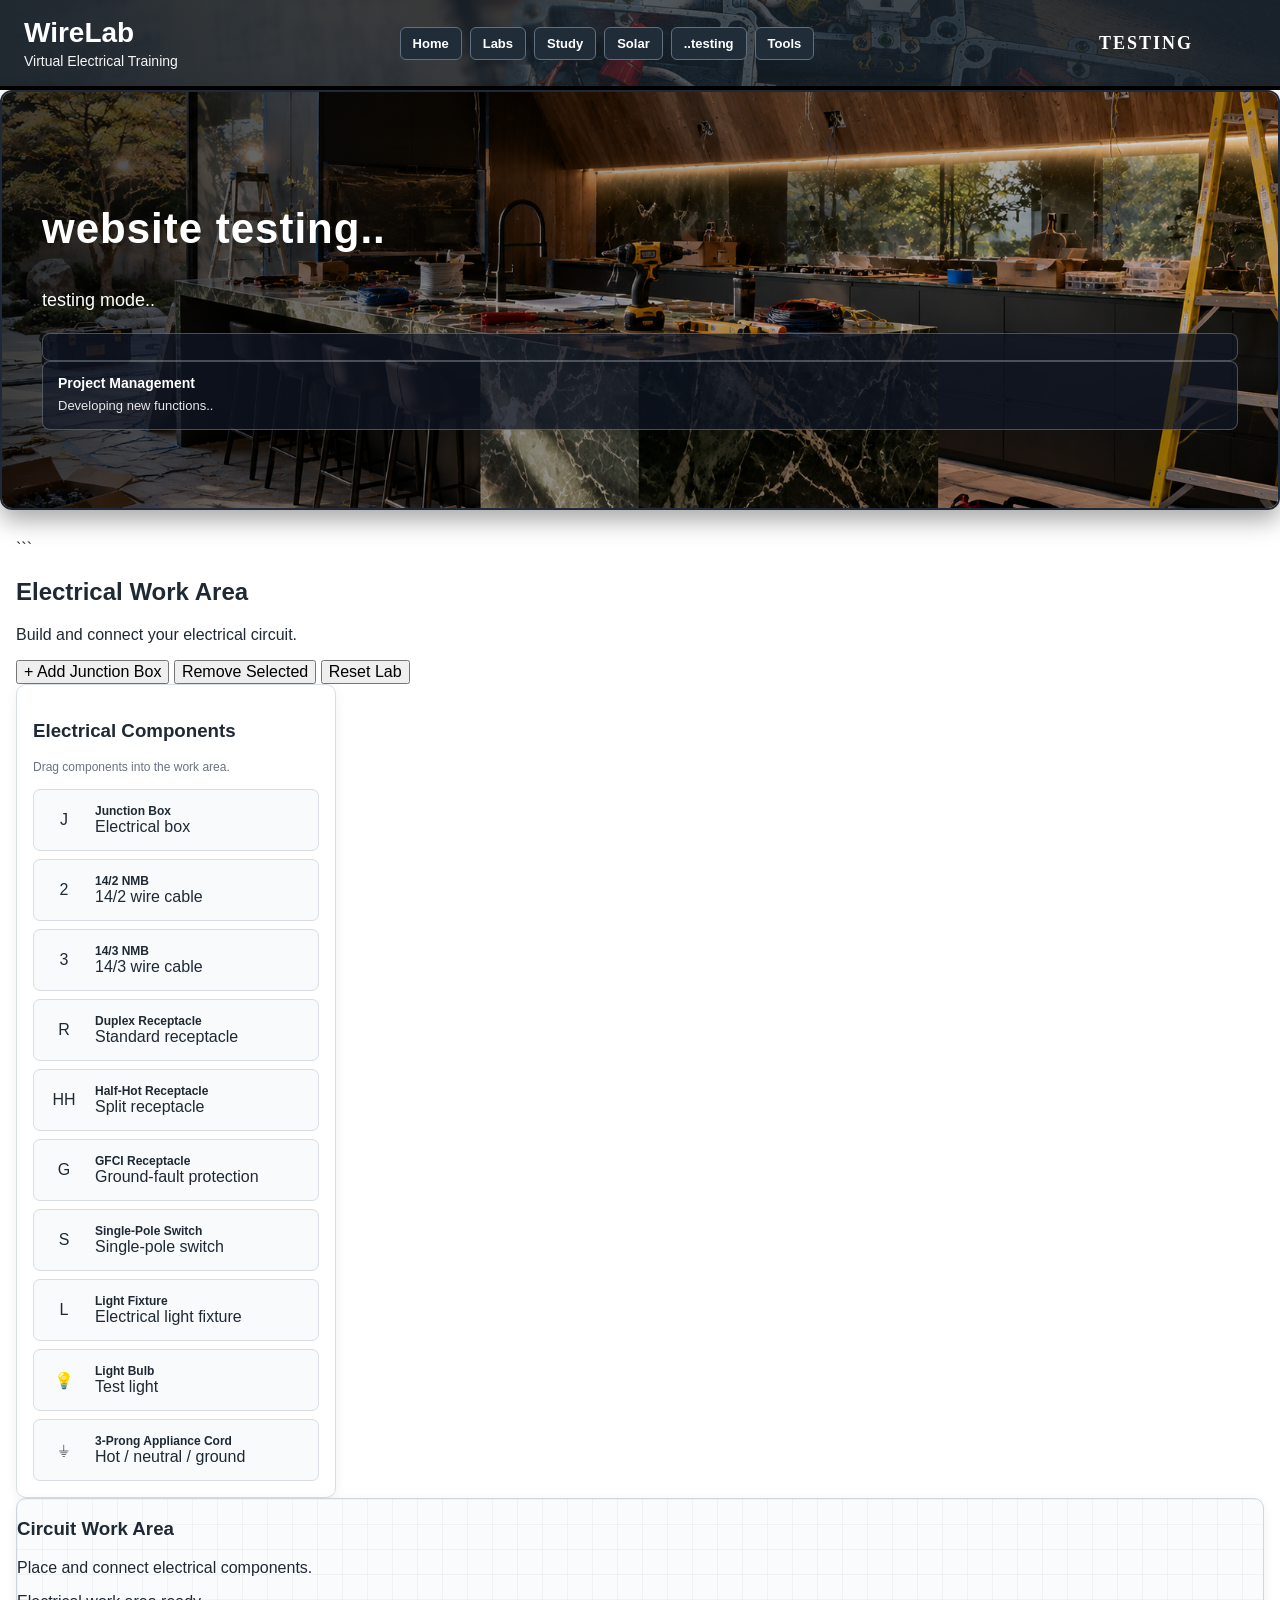
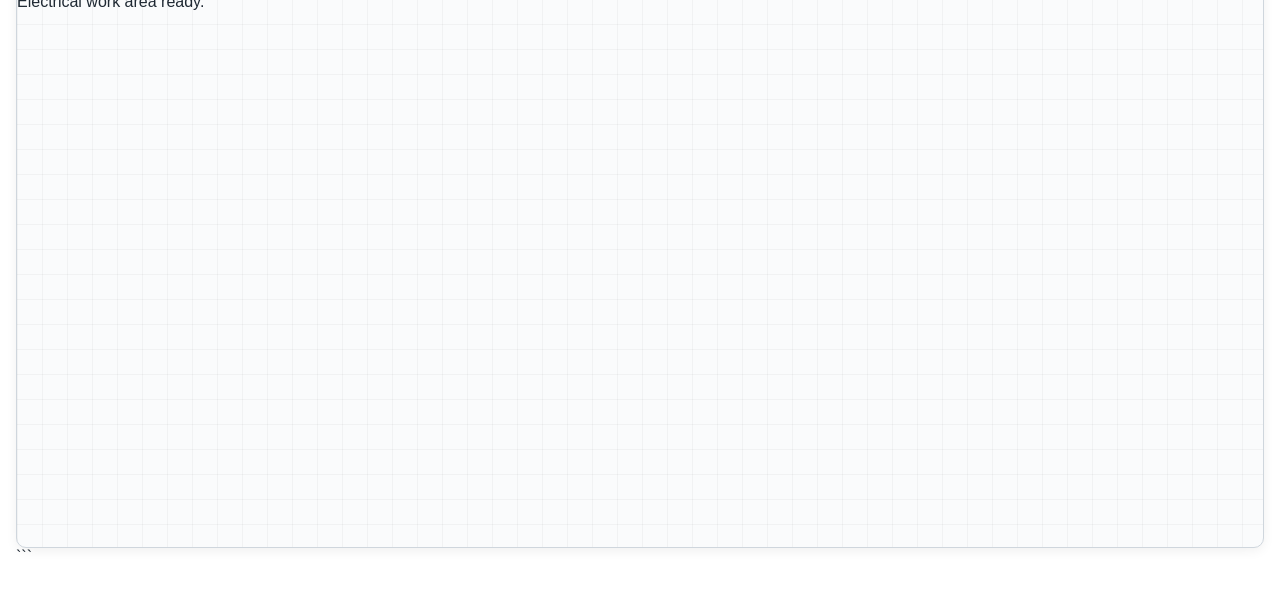
<file: testing.html>
<!DOCTYPE html>
<html lang="en">

<head>
    <meta charset="UTF-8">
    <meta name="viewport" content="width=device-width, initial-scale=1.0">
    <title>WireLab - Virtual Electrical Training</title>
    <link rel="stylesheet" href="style.css">
</head>

<body class="lab-page">
<header class="site-header">
    <div class="header-content">
        <h1>WireLab</h1>
        <p> Virtual Electrical Training </p>
    </div>

    <nav class="site-navigation">
        <a href="index.html" class="nav-button">Home</a>
        <a href="labs.html" class="nav-button">Labs</a>
        <a href="study.html" class="nav-button">Study</a>
        <a href="solarlab.html" class="nav-button">Solar</a>
        <a href="solarlab.html" class="nav-button">..testing</a>
        <a href="electrical-tools.html" class="nav-button">Tools</a>
    </nav>
    
    <div class="stage-label"> TESTING </div>
</header>

<!-- ============= HERO SECTION ============== -->
<section class="wirelab-hero">

<img src="wirelab-testing-art.png"
    alt="WireLab Home">

<div class="hero-overlay">
    <h2> website testing.. </h2>

    <p> testing mode..</p>
        <div class="labs-feature-detail"> </div>

                <div class="labs-feature-detail">

                    <h3>
                        Project Management
                    </h3>

                    <p>
                        Developing new functions..
                    </p>

                </div>
    
</div>

</section>

<!-- =========================================================
     ELECTRICAL WORK AREA
========================================================= -->

<main class="page-container">

```
<!-- =====================================================
     ELECTRICAL WORK SECTION
====================================================== -->

<section class="electrical-work-section">


    <!-- =================================================
         WORK AREA HEADER
    ================================================== -->

    <div class="electrical-work-header">


        <!-- =============================================
             TITLE
        ============================================== -->

        <div>

            <h2>
                Electrical Work Area
            </h2>

            <p>
                Build and connect your electrical circuit.
            </p>

        </div>


        <!-- =============================================
             WORK AREA CONTROLS
        ============================================== -->

        <div class="electrical-work-controls">


            <button
                type="button"
                id="addBox"
                class="work-button"
            >
                + Add Junction Box
            </button>


            <button
                type="button"
                id="removeBox"
                class="work-button"
            >
                Remove Selected
            </button>


            <button
                type="button"
                id="resetLab"
                class="work-button reset-button"
            >
                Reset Lab
            </button>


        </div>


    </div>



    <!-- =================================================
         ELECTRICAL WORKSPACE
    ================================================== -->

    <div class="electrical-workspace">


        <!-- =============================================
             ELECTRICAL TOOLBOX
        ============================================== -->

        <aside
            id="toolbox"
            class="electrical-toolbox"
        >


            <!-- =========================================
                 TOOLBOX HEADER
            ========================================== -->

            <div class="toolbox-header">

                <h3>
                    Electrical Components
                </h3>

                <p>
                    Drag components into the work area.
                </p>

            </div>



            <!-- =========================================
                 JUNCTION BOX
            ========================================== -->

            <div
                class="component toolbox-component"
                data-component="junction-box"
                draggable="true"
            >

                <div class="component-icon">
                    J
                </div>


                <div class="component-information">

                    <strong>
                        Junction Box
                    </strong>

                    <span>
                        Electrical box
                    </span>

                </div>

            </div>



            <!-- =========================================
                 14/2 NMB CABLE
            ========================================== -->

            <div
                class="component toolbox-component"
                data-component="14-2-nmb"
                draggable="true"
            >

                <div class="component-icon">
                    2
                </div>


                <div class="component-information">

                    <strong>
                        14/2 NMB
                    </strong>

                    <span>
                        14/2 wire cable
                    </span>

                </div>

            </div>



            <!-- =========================================
                 14/3 NMB CABLE
            ========================================== -->

            <div
                class="component toolbox-component"
                data-component="14-3-nmb"
                draggable="true"
            >

                <div class="component-icon">
                    3
                </div>


                <div class="component-information">

                    <strong>
                        14/3 NMB
                    </strong>

                    <span>
                        14/3 wire cable
                    </span>

                </div>

            </div>



            <!-- =========================================
                 DUPLEX RECEPTACLE
            ========================================== -->

            <div
                class="component toolbox-component"
                data-component="duplex-receptacle"
                draggable="true"
            >

                <div class="component-icon">
                    R
                </div>


                <div class="component-information">

                    <strong>
                        Duplex Receptacle
                    </strong>

                    <span>
                        Standard receptacle
                    </span>

                </div>

            </div>



            <!-- =========================================
                 HALF-HOT RECEPTACLE
            ========================================== -->

            <div
                class="component toolbox-component"
                data-component="half-hot-receptacle"
                draggable="true"
            >

                <div class="component-icon">
                    HH
                </div>


                <div class="component-information">

                    <strong>
                        Half-Hot Receptacle
                    </strong>

                    <span>
                        Split receptacle
                    </span>

                </div>

            </div>



            <!-- =========================================
                 GFCI RECEPTACLE
            ========================================== -->

            <div
                class="component toolbox-component"
                data-component="gfci"
                draggable="true"
            >

                <div class="component-icon">
                    G
                </div>


                <div class="component-information">

                    <strong>
                        GFCI Receptacle
                    </strong>

                    <span>
                        Ground-fault protection
                    </span>

                </div>

            </div>



            <!-- =========================================
                 SINGLE-POLE SWITCH
            ========================================== -->

            <div
                class="component toolbox-component"
                data-component="single-pole-switch"
                draggable="true"
            >

                <div class="component-icon">
                    S
                </div>


                <div class="component-information">

                    <strong>
                        Single-Pole Switch
                    </strong>

                    <span>
                        Single-pole switch
                    </span>

                </div>

            </div>



            <!-- =========================================
                 LIGHT FIXTURE
            ========================================== -->

            <div
                class="component toolbox-component"
                data-component="light-fixture"
                draggable="true"
            >

                <div class="component-icon">
                    L
                </div>


                <div class="component-information">

                    <strong>
                        Light Fixture
                    </strong>

                    <span>
                        Electrical light fixture
                    </span>

                </div>

            </div>



            <!-- =========================================
                 LIGHT BULB
            ========================================== -->

            <div
                class="component toolbox-component"
                data-component="light-bulb"
                draggable="true"
            >

                <div class="component-icon">
                    💡
                </div>


                <div class="component-information">

                    <strong>
                        Light Bulb
                    </strong>

                    <span>
                        Test light
                    </span>

                </div>

            </div>



            <!-- =========================================
                 3-PRONG APPLIANCE POWER CORD
            ========================================== -->

            <div
                class="component toolbox-component"
                data-component="appliance-power-cord"
                draggable="true"
            >

                <div class="component-icon">
                    ⏚
                </div>


                <div class="component-information">

                    <strong>
                        3-Prong Appliance Cord
                    </strong>

                    <span>
                        Hot / neutral / ground
                    </span>

                </div>

            </div>


        </aside>



        <!-- =============================================
             ELECTRICAL WORKBOARD
        ============================================== -->

        <section
            id="workboard"
            class="electrical-workboard"
        >


            <!-- =========================================
                 WORKBOARD HEADER
            ========================================== -->

            <div class="workboard-header">


                <div>

                    <h3>
                        Circuit Work Area
                    </h3>

                    <p>
                        Place and connect electrical components.
                    </p>

                </div>


                <!-- =====================================
                     LAB MESSAGE
                ====================================== -->

                <div
                    id="message"
                    class="workboard-message"
                >

                    Electrical work area ready.

                </div>


            </div>



            <!-- =========================================
                 CABLE LAYER
            ========================================== -->

            <div
                id="cableLayer"
                class="cable-layer"
            ></div>



            <!-- =========================================
                 JUNCTION BOX LAYER
            ========================================== -->

            <div
                id="junctionBoxes"
                class="junction-boxes-layer"
            ></div>



            <!-- =========================================
                 POWER CORD LAYER
            ========================================== -->

            <div
                id="powerCordLayer"
                class="power-cord-layer"
            ></div>


        </section>


    </div>


</section>
```

</main>

<!-- =========================================================
     ELECTRICAL WORK AREA JAVASCRIPT
========================================================= -->

<script src="script2.js"></script>

</body>

</html>
</file>
<file: style.css>
/* =========================================================
   WIRELAB
   Main Stylesheet
========================================================= */

/* =========================================================
   1. GLOBAL
========================================================= */

* {
    box-sizing: border-box;
}


html,
body {
    margin: 0;
    padding: 0;
    min-height: 100%;

    font-family: Arial, Helvetica, sans-serif;

    background: #ffffff;
    color: #1f2933;
}

body {
    overflow-x: hidden;
}

html {
    overflow-y: scroll;
}

button {
    font: inherit;
    cursor: pointer;
}

/* =========================================================
   2. SITE HEADER
========================================================= */

.site-header {
    min-height: 90px;
    padding: 14px 24px;
    display: flex;
    align-items: center;
    justify-content: space-between;
    position: relative;
    overflow: hidden;
    color: white;
    background-image:
        linear-gradient(
            90deg,
            rgba(23, 33, 43, 0.95),
            rgba(23, 33, 43, 0.75),
            rgba(23, 33, 43, 0.95)
        ),
        url("wirelab-home-art.png");
    background-size: cover;
    background-position: center;
    border-bottom: 4px solid hsl(0, 0%, 0%);
}

.site-header h1 {
    margin: 0;
    color: #ffffff;
    font-size: 28px;
}

.site-header p {
    margin: 4px 0 0;
    color: #f5f5f5;
    font-size: 14px;
}

.site-navigation {
    display: flex;
    align-items: center;
    gap: 8px;
}

@media (max-width: 768px) {

    .site-header {
        flex-wrap: wrap;
        justify-content: center;
        align-items: center;
        gap: 8px;
        padding: 10px 8px;
    }

    .header-content {
        display: flex;
        align-items: center;
        gap: 5px;
        white-space: nowrap;
    }

    .site-header h1 {
        margin: 0;
        font-size: 20px;
    }

    .site-header p {
        margin: 0;
        font-size: 12px;
    }

    .stage-label {
        font-size: 12px;
        white-space: nowrap;
    }

    .site-navigation {
        order: 3;
        width: 100%;
        display: flex;
        align-items: center;
        gap: 4px;
        flex-wrap: nowrap;
        overflow-x: auto;
        justify-content: flex-start;
    }

    .nav-button {
        flex-shrink: 0;
        padding: 6px 8px;
        font-size: 11px;
    }

}

.nav-button {
    display: inline-block;
    padding: 8px 12px;
    color: white;
    text-decoration: none;
    border: 1px solid #607080;
    border-radius: 6px;
    background: #202d39;
    font-size: 13px;
    font-weight: 600;
}

.nav-button:hover {
    background: #2b3a48;
    border-color: #8a99a6;
}

.stage-label {
    width: 220px;
    min-width: 220px;
    text-align: center;
    padding: 0;
    border: none;
    background: none;
    color: white;
    font-family: "Bodoni MT", "Bodoni 72", serif;
    font-size: 18px;
    font-weight: bold;
    letter-spacing: 2px;
    text-transform: uppercase;
}

/* =========================================================
   3. PAGE CONTAINER
========================================================= */

.page-container {
    width: min(1500px, calc(100% - 32px));
    margin: 20px auto 40px;
}

/* =========================================================
   4. EXERCISE HEADER
========================================================= */

.exercise-header {
    display: flex;
    justify-content: space-between;
    align-items: center;
    gap: 20px;
    padding: 18px 20px;
    margin-bottom: 16px;
    background: white;
    border: 1px solid #d8dee4;
    border-radius: 10px;
}

.exercise-number {
    color: #0d6efd;
    font-size: 12px;
    font-weight: bold;
    letter-spacing: 1px;
}

.exercise-header h2 {
    margin: 5px 0 0;
    font-size: 23px;
}

.exercise-actions {
    display: flex;
    flex-wrap: wrap;
    gap: 8px;
}

.exercise-actions button,
.lab-controls button,
.hint-actions button {
    padding: 9px 13px;
    border: 1px solid #b9c2ca;
    border-radius: 6px;
    background: #fff;
    color: #17212b;
    font-weight: 600;
}

.exercise-actions button:first-child,
#checkWork {
    background: #0d6efd;
    color: white;
    border-color: #0d6efd;
}

.exercise-actions button:hover,
.lab-controls button:hover,
.hint-actions button:hover {
    filter: brightness(0.96);
}

/* =========================================================
   5. EXERCISE INFORMATION
========================================================= */

.exercise-info {
    display: grid;
    grid-template-columns:
        minmax(0, 1.4fr)
        minmax(280px, 1fr);
    gap: 16px;
    margin-bottom: 16px;
}

.objective-card,
.progress-card {
    padding: 16px 18px;
    background: white;
    border: 1px solid #d8dee4;
    border-radius: 10px;
}

.objective-card h3 {
    margin: 0 0 8px;
    font-size: 15px;
}

.objective-card p {
    margin: 0;
    color: #4b5563;
    line-height: 1.5;
}

/* =========================================================
   6. PROGRESS
========================================================= */

.progress-header {
    display: flex;
    justify-content: space-between;
    margin-bottom: 9px;
    font-size: 14px;
    font-weight: 600;
}

.progress-bar {
    width: 100%;
    height: 12px;
    overflow: hidden;
    background: #e4e8ec;
    border-radius: 20px;
}

#progressFill {
    width: 0%;
    height: 100%;
    background: #0d6efd;
    transition: width 0.25s ease;
}

/* =========================================================
   7. EXERCISE STATUS
========================================================= */

.exercise-status {
    min-height: 42px;
    margin-bottom: 16px;
    padding: 12px 15px;
    background: #fff;
    border: 1px solid #d8dee4;
    border-radius: 8px;
    font-size: 14px;
}

/* =========================================================
   8. LAB LAYOUT
========================================================= */

#lab {
    display: grid;
    grid-template-columns:
        minmax(0, 1fr)
        320px;
    gap: 20px;
    align-items: start;
}

#workspace-panel {
    min-width: 0;
}

/* =========================================================
   9. WORKBOARD
========================================================= */

#workboard {
    position: relative;
    width: 100%;
    height: 650px;
    overflow: hidden;
    background:
        linear-gradient(
            rgba(0, 0, 0, 0.035) 1px,
            transparent 1px
        ),
        linear-gradient(
            90deg,
            rgba(0, 0, 0, 0.035) 1px,
            transparent 1px
        ),
        #fafbfc;
    background-size: 25px 25px;
    border: 1px solid #cfd6dd;
    border-radius: 10px;
    box-shadow: 0 3px 12px rgba(0, 0, 0, 0.06);
    touch-action: none;
}

.workspace-title {
    position: absolute;
    top: 12px;
    left: 16px;
    z-index: 30;
    pointer-events: none;
}

.workspace-title h3 {
    margin: 0;
    font-size: 15px;
}

.workspace-title span {
    display: block;
    margin-top: 3px;
    color: #6b7280;
    font-size: 11px;
}

/* =========================================================
   10. JUNCTION BOXES
========================================================= */

#junctionBoxes {
    position: absolute;
    inset: 0;
    z-index: 10;
}

.junction-box {
    position: absolute;
    width: 150px;
    height: 130px;
    background: #c8cdd1;
    border: 4px solid #6f777d;
    border-radius: 5px;
    box-shadow:
        inset 0 0 0 3px #aeb4b9,
        0 4px 8px rgba(0, 0, 0, 0.18);
    cursor: grab;
    user-select: none;
    transform-origin: center center;
    touch-action: none;
}

.junction-box:active {
    cursor: grabbing;
}

.junction-box.selected {
    outline: 3px solid #0d6efd;
    outline-offset: 3px;
}

.junction-box.drop-target {
    outline: 3px dashed #198754;
    outline-offset: 3px;
}

.box-label {
    position: absolute;
    top: 5px;
    left: 50%;
    transform: translateX(-50%);
    color: #3c4348;
    font-size: 10px;
    font-weight: bold;
    pointer-events: none;
    white-space: nowrap;
}

/* =========================================================
   11. KNOCKOUTS
========================================================= */

.knockout {
    position: absolute;
    width: 22px;
    height: 22px;
    z-index: 20;
    border: 3px solid #4f575d;
    border-radius: 50%;
    background: #7e878e;
    box-shadow: inset 0 0 0 3px #aeb4b9;
    cursor: crosshair;
    touch-action: none;
}

.knockout:hover {
    background: #0d6efd;
    border-color: #084298;
}

.knockout.drop-target {
    background: #198754;
    border-color: #146c43;
    box-shadow:
        inset 0 0 0 3px #a9dfbf,
        0 0 0 3px rgba(25, 135, 84, 0.25);
}

.knockout-top {
    top: -13px;
    left: 50%;
    transform: translateX(-50%);
}

.knockout-bottom {
    bottom: -13px;
    left: 50%;
    transform: translateX(-50%);
}

.knockout-left {
    left: -13px;
    top: 50%;
    transform: translateY(-50%);
}

.knockout-right {
    right: -13px;
    top: 50%;
    transform: translateY(-50%);
}

/* =========================================================
   12. CABLES
========================================================= */

#cableLayer {
    position: absolute;
    inset: 0;
    width: 100%;
    height: 100%;
    z-index: 5;
    overflow: visible;
    pointer-events: auto;
    touch-action: none;
}

.cable {
    position: absolute;
    height: 8px;
    margin: 0;
    padding: 0;
    z-index: 1;
    transform-origin: left center;
    pointer-events: auto;
    cursor: pointer;
    user-select: none;
    touch-action: none;
}

.cable-visual {
    position: absolute;
    top: 0;
    left: 0;
    width: 100%;
    height: 8px;
    border-radius: 8px;
    background: #4a4a4a;
    box-shadow: 0 1px 2px rgba(0, 0, 0, 0.25);
    pointer-events: none;
    user-select: none;
    touch-action: none;
}

.cable-hit-area {
    position: absolute;
    top: -10px;
    left: 0;
    width: 100%;
    height: 28px;
    z-index: 2;
    background: rgba(0, 0, 0, 0.001);
    pointer-events: auto;
    cursor: pointer;
    user-select: none;
    touch-action: none;
}

.cable.two-wire .cable-visual {
    background: #4a4a4a;
}

.cable.three-wire .cable-visual {
    background: #333333;
}

.cable:hover .cable-visual {
    top: -1px;
    height: 10px;
    box-shadow: 0 1px 3px rgba(0, 0, 0, 0.35);
}

.cable.pending {
    opacity: 0.7;
    pointer-events: none;
    cursor: default;
}

.cable.pending .cable-visual {
    height: 8px;
    background:
        repeating-linear-gradient(
            90deg,
            #4a4a4a 0,
            #4a4a4a 10px,
            transparent 10px,
            transparent 18px
        );
    box-shadow: none;
}

.cable.pending .cable-hit-area {
    pointer-events: none;
}

.cable.selected {
    z-index: 8;
}

.cable.selected .cable-visual {
    top: -2px;
    height: 12px;
    background: #0d6efd;
    border-radius: 12px;
    box-shadow:
        0 0 0 2px rgba(13, 110, 253, 0.25),
        0 0 7px rgba(13, 110, 253, 0.75);
}

.cable-selection-halo {
    position: absolute;
    pointer-events: none;
    user-select: none;
}

/* =========================================================
   13. MESSAGE
========================================================= */

.message {
    min-height: 42px;
    margin-top: 12px;
    padding: 12px 14px;
    background: white;
    border: 1px solid #d8dee4;
    border-radius: 8px;
    font-size: 14px;
}

/* =========================================================
   14. HINT PANEL
========================================================= */

.hint-panel {
    margin-top: 14px;
    padding: 16px;
    background: white;
    border: 1px solid #d8dee4;
    border-radius: 10px;
}

.hint-header {
    display: flex;
    justify-content: space-between;
    align-items: flex-start;
    gap: 15px;
}

.hint-label {
    color: #0d6efd;
    font-size: 10px;
    font-weight: bold;
    letter-spacing: 1px;
}

.hint-header h3 {
    margin: 4px 0 0;
    font-size: 17px;
}

#hintLevel {
    color: #6b7280;
    font-size: 12px;
    white-space: nowrap;
}

#hintText {
    margin: 12px 0;
    color: #4b5563;
    line-height: 1.5;
}

.hint-actions {
    display: flex;
    gap: 8px;
}

#hintButton {
    background: #0d6efd;
    border-color: #0d6efd;
    color: white;
}

/* =========================================================
   15. INSTRUCTIONS
========================================================= */

.instructions-panel {
    width: 100%;
    grid-column: 1 / -1;
    min-height: 140px;
    margin-top: 16px;
    padding: 18px 20px;
    background: white;
    border: 1px solid #d8dee4;
    border-radius: 10px;
}

.instructions-panel h3 {
    margin: 0 0 10px;
    color: #1f2933;
    font-size: 23px;
}

.instructions-panel li {
    margin: 6px 0;
    color: #4b5563;
    font-size: 13px;
    line-height: 1.5;
}

/* =========================================================
   16. LAB CONTROLS
========================================================= */

.lab-controls {
    display: flex;
    flex-wrap: wrap;
    gap: 8px;
    margin-top: 14px;
}

/* =========================================================
   17. TOOLBOX
========================================================= */

#toolbox {
    width: 320px;
    position: sticky;
    top: 20px;
    padding: 16px;
    background: #ffffff;
    border: 1px solid #d8dee4;
    border-radius: 10px;
    box-shadow: 0 3px 12px rgba(0, 0, 0, 0.06);
}

.toolbox-header h2 {
    margin: 0;
    font-size: 20px;
}

.toolbox-header p {
    margin: 5px 0 15px;
    color: #6b7280;
    font-size: 12px;
}

.toolbox-section {
    margin-top: 13px;
    padding-top: 13px;
    border-top: 1px solid #e2e6ea;
}

.toolbox-section:first-of-type {
    margin-top: 0;
    padding-top: 0;
    border-top: 0;
}

.toolbox-section h3 {
    margin: 0 0 9px;
    color: #4b5563;
    font-size: 13px;
    letter-spacing: 0.5px;
    text-transform: uppercase;
}

/* =========================================================
   18. TOOLBOX COMPONENTS
========================================================= */

.component {
    display: flex;
    align-items: center;
    gap: 10px;
    min-height: 58px;
    margin-bottom: 8px;
    padding: 9px;
    background: #f8fafb;
    border: 1px solid #d8dee4;
    border-radius: 7px;
    cursor: grab;
    user-select: none;
}

.component:last-child {
    margin-bottom: 0;
}

.component:hover {
    background: #f3f6f8;
    border-color: #9da9b4;
}

.component.dragging {
    opacity: 0.5;
}

.component strong {
    display: block;
    font-size: 12px;
}

.component small {
    display: block;
    margin-top: 3px;
    color: #6b7280;
    font-size: 10px;
    line-height: 1.3;
}

/* =========================================================
   19. COMPONENT ICONS
========================================================= */

.component-icon {
    position: relative;
    display: flex;
    align-items: center;
    justify-content: center;
    width: 42px;
    height: 42px;
    flex: 0 0 42px;
}

/* =========================================================
   20. CABLE ICONS
========================================================= */

.cable-icon {
    flex-direction: column;
    gap: 3px;
}

.cable-icon span {
    width: 29px;
    height: 5px;
    border-radius: 5px;
}

.cable-icon.cable-2 span:nth-child(1) {
    background: #202020;
}

.cable-icon.cable-2 span:nth-child(2) {
    background: #eeeeee;
    border: 1px solid #777;
}

.cable-icon.cable-3 span:nth-child(1) {
    background: #202020;
}

.cable-icon.cable-3 span:nth-child(2) {
    background: #c62828;
}

.cable-icon.cable-3 span:nth-child(3) {
    background: #eeeeee;
    border: 1px solid #777;
}

/* =========================================================
   21. RECEPTACLE ICON
========================================================= */

.duplex-icon {
    display: flex;
    flex-direction: column;
    gap: 6px;
    width: 30px;
    height: 40px;
    background: #f7f7f7;
    border: 2px solid #777;
    border-radius: 3px;
}

.receptacle-slot {
    width: 15px;
    height: 5px;
    border-top: 2px solid #333;
    border-bottom: 2px solid #333;
}

.half-hot-icon {
    border-left: 4px solid #c62828;
}

/* =========================================================
   22. GFCI ICON
========================================================= */

.gfci-icon {
    display: flex;
    flex-direction: column;
    gap: 4px;
    width: 31px;
    height: 40px;
    background: #f7f7f7;
    border: 2px solid #777;
    border-radius: 3px;
}

.gfci-button {
    display: flex;
    align-items: center;
    justify-content: center;
    width: 19px;
    height: 11px;
    background: #e7e7e7;
    border: 1px solid #888;
    border-radius: 2px;
    font-size: 7px;
}

/* =========================================================
   23. SWITCH ICON
========================================================= */

.switch-icon {
    display: flex;
    align-items: center;
    justify-content: center;
    width: 30px;
    height: 40px;
    background: #f7f7f7;
    border: 2px solid #777;
    border-radius: 3px;
}

.switch-toggle {
    width: 5px;
    height: 22px;
    background: #555;
    border-radius: 3px;
    transform: rotate(-20deg);
}

/* =========================================================
   24. FIXTURE ICON
========================================================= */

.fixture-icon {
    width: 42px;
    height: 42px;
}

.fixture-base {
    position: absolute;
    bottom: 5px;
    width: 23px;
    height: 10px;
    background: #777;
    border-radius: 3px;
}

.fixture-globe {
    position: absolute;
    top: 2px;
    width: 32px;
    height: 27px;
    background: #eee;
    border: 2px solid #777;
    border-radius: 50% 50% 45% 45%;
}

/* =========================================================
   25. BULB ICON
========================================================= */

.bulb-icon {
    flex-direction: column;
}

.bulb-glass {
    width: 23px;
    height: 23px;
    background: #f4f4f4;
    border: 2px solid #777;
    border-radius: 50%;
}

.bulb-base {
    width: 15px;
    height: 9px;
    background: #bbb;
    border: 2px solid #777;
    border-top: 0;
}

/* =========================================================
   26. APPLIANCE CORD ICON
========================================================= */

.appliance-cord-icon {
    width: 45px;
    height: 42px;
}

.plug-head {
    position: absolute;
    top: 10px;
    left: 0;
    width: 20px;
    height: 23px;
    background: #222;
    border-radius: 4px;
}

.plug-prong {
    position: absolute;
    left: 17px;
    width: 3px;
    height: 10px;
    background: #c8c8c8;
}

.prong-top {
    top: 3px;
}

.prong-bottom {
    bottom: 3px;
}

.plug-ground {
    position: absolute;
    top: 8px;
    left: 17px;
    width: 3px;
    height: 8px;
    background: #c8c8c8;
}

.plug-cable {
    position: absolute;
    top: 19px;
    left: 17px;
    width: 23px;
    height: 5px;
    background: #222;
    border-radius: 5px;
}

/* =========================================================
   27. PIGTAIL ICON
========================================================= */

.pigtail {
    position: absolute;
    top: 10px;
    right: 0;
    width: 12px;
    height: 23px;
}

.pigtail-wire {
    display: block;
    width: 12px;
    height: 4px;
    margin-bottom: 3px;
    border-radius: 4px;
}

.pigtail-wire.black {
    background: #111;
}

.pigtail-wire.white {
    background: white;
    border: 1px solid #777;
}

.pigtail-wire.green {
    background: #198754;
}

/* =========================================================
   28. EMPTY CATEGORY
========================================================= */

.empty-category {
    padding: 5px 0;
    color: #9aa1a8;
    font-size: 11px;
}

/* =========================================================
   29. INSTALLED DEVICES
========================================================= */

.installed-device {
    position: absolute;
    z-index: 25;
    cursor: pointer;
    user-select: none;
}

.installed-device.selected {
    outline: 2px solid #0d6efd;
    outline-offset: 3px;
}

.installed-device.dragging {
    opacity: 0.65;
}

.junction-box > .installed-device {
    top: 54%;
    left: 50%;
    transform: translate(-50%, -50%);
}

.installed-device.drop-target {
    outline: 3px dashed #198754;
    outline-offset: 3px;
}

.light-fixture-device .light-bulb-device {
    top: 2px;
    left: 50%;
    z-index: 26;
    transform: translateX(-50%);
}

/* =========================================================
   30. DEVICE TERMINALS
========================================================= */

.gfci-device .slot {
    position: absolute;
    left: 50%;
    width: 18px;
    height: 7px;
    border-top: 2px solid #444;
    border-bottom: 2px solid #444;
    transform: translateX(-50%);
}

.gfci-device .slot.top {
    top: 12px;
}

.gfci-device .slot.bottom {
    top: 26px;
}

.device-body {
    position: relative;
}

.device-terminal {
    position: absolute;
    width: 10px;
    height: 10px;
    z-index: 40;
    border: 2px solid #333;
    border-radius: 50%;
    cursor: pointer;
}

.device-terminal:hover {
    transform: scale(1.35);
}

.device-terminal.hot {
    background: #b71c1c;
}

.device-terminal.neutral {
    background: #f4f4f4;
}

.device-terminal.ground {
    background: #198754;
}

.device-terminal.red {
    background: #d32f2f;
}

.terminal-label {
    position: absolute;
    color: #1f2933;
    font-size: 7px;
    font-weight: bold;
    pointer-events: none;
    white-space: nowrap;
}

/* =========================================================
   31. RECEPTACLE DEVICE
========================================================= */

.receptacle-device {
    width: 58px;
    height: 82px;
    background: #f8f8f8;
    border: 2px solid #666;
    border-radius: 4px;
}

.receptacle-device .slot {
    position: absolute;
    left: 50%;
    width: 20px;
    height: 8px;
    border-top: 2px solid #444;
    border-bottom: 2px solid #444;
    transform: translateX(-50%);
}

.receptacle-device .slot.top {
    top: 22px;
}

.receptacle-device .slot.bottom {
    top: 48px;
}

.receptacle-device .brass-side {
    position: absolute;
    top: 18px;
    right: -4px;
    width: 5px;
    height: 14px;
    background: #b8860b;
}

.receptacle-device .silver-side {
    position: absolute;
    top: 18px;
    left: -4px;
    width: 5px;
    height: 14px;
    background: #aaa;
}

.half-hot-device {
    border-left: 5px solid #c62828;
}

/* =========================================================
   32. GFCI DEVICE
========================================================= */

.gfci-device {
    width: 62px;
    height: 84px;
    background: #f7f7f7;
    border: 2px solid #666;
    border-radius: 4px;
}

.gfci-device .gfci-receptacle {
    position: absolute;
    top: 11px;
    left: 18px;
}

.gfci-device .button-reset,
.gfci-device .button-test {
    position: absolute;
    left: 20px;
    display: flex;
    align-items: center;
    justify-content: center;
    width: 21px;
    height: 12px;
    border: 1px solid #888;
    border-radius: 2px;
    font-size: 6px;
}

.gfci-device .button-reset {
    top: 44px;
}

.gfci-device .button-test {
    top: 59px;
}

/* =========================================================
   33. SWITCH DEVICE
========================================================= */

.switch-device {
    width: 48px;
    height: 76px;
    background: #f8f8f8;
    border: 2px solid #666;
    border-radius: 4px;
}

.switch-device .toggle {
    position: absolute;
    top: 20px;
    left: 18px;
    width: 8px;
    height: 34px;
    background: #555;
    border-radius: 4px;
    transform: rotate(-20deg);
}

/* =========================================================
   34. LIGHT FIXTURE DEVICE
========================================================= */

.light-fixture-device {
    width: 82px;
    height: 60px;
}

.light-fixture-device .fixture-body {
    position: absolute;
    top: 7px;
    left: 8px;
    width: 65px;
    height: 45px;
    background: #eee;
    border: 3px solid #777;
    border-radius: 50% 50% 42% 42%;
}

.light-fixture-device .fixture-base {
    position: absolute;
    bottom: 1px;
    left: 28px;
    width: 25px;
    height: 12px;
    background: #777;
    border-radius: 3px;
}

.light-fixture-device.light-on .fixture-body {
    background: #fff8c5;
    box-shadow: 0 0 25px 12px rgba(255, 213, 79, 0.65);
}

/* =========================================================
   35. LIGHT BULB DEVICE
========================================================= */

.light-bulb-device {
    width: 38px;
    height: 48px;
}

.light-bulb-device .bulb-glass {
    width: 30px;
    height: 30px;
    background: #f1f1f1;
    border: 2px solid #777;
    border-radius: 50%;
}

.light-bulb-device .bulb-base {
    width: 20px;
    height: 11px;
    margin: -1px auto 0;
    background: #aaa;
    border: 2px solid #777;
    border-top: 0;
}

/* =========================================================
   36. WALL OUTLET
========================================================= */

.wall-outlet {
    position: absolute;
    top: 235px;
    left: 18px;
    width: 86px;
    height: 118px;
    z-index: 55;
    user-select: none;
}

.wall-outlet-label {
    margin-bottom: 6px;
    color: #59636d;
    font-size: 8px;
    font-weight: bold;
    letter-spacing: 0.5px;
    text-align: center;
}

.wall-outlet-face {
    position: relative;
    width: 70px;
    height: 96px;
    margin: 0 auto;
    background: #f7f7f7;
    border: 2px solid #777;
    border-radius: 5px;
    box-shadow:
        inset 0 0 0 2px #d5d5d5,
        0 3px 6px rgba(0, 0, 0, 0.18);
}

.wall-outlet-screw {
    position: absolute;
    left: 50%;
    width: 7px;
    height: 7px;
    background: #aaa;
    border: 1px solid #777;
    border-radius: 50%;
    transform: translateX(-50%);
}

.wall-outlet-screw.top {
    top: 8px;
}

.wall-outlet-screw.bottom {
    bottom: 8px;
}

.wall-outlet-slot {
    position: absolute;
    left: 50%;
    width: 8px;
    height: 25px;
    border: 2px solid #333;
    border-radius: 4px;
    transform: translateX(-50%);
}

.hot-slot {
    top: 22px;
}

.neutral-slot {
    top: 52px;
}

.wall-outlet-ground {
    position: absolute;
    top: 42px;
    left: 50%;
    width: 12px;
    height: 7px;
    border: 2px solid #333;
    border-radius: 4px;
    transform: translateX(-50%);
}

.wall-outlet.plug-connected .wall-outlet-face {
    outline: 3px solid #198754;
    outline-offset: 3px;
}

/* =========================================================
   37. POWER CORD
========================================================= */

#powerCordLayer {
    position: absolute;
    inset: 0;
    z-index: 50;
    pointer-events: none;
}

.power-cord-assembly {
    position: absolute;
    inset: 0;
    width: 100%;
    height: 100%;
    pointer-events: none;
}

.power-cord-svg {
    position: absolute;
    inset: 0;
    width: 100%;
    height: 100%;
    overflow: visible;
    pointer-events: none;
}

.power-cord-path {
    fill: none;
    stroke: #222;
    stroke-width: 9;
    stroke-linecap: round;
    pointer-events: none;
}

.power-cord-wire {
    fill: none;
    stroke-width: 5;
    stroke-linecap: round;
    pointer-events: none;
}

.power-cord-wire.hot {
    stroke: #111;
}

.power-cord-wire.neutral {
    stroke: #f4f4f4;
}

.power-cord-wire.ground {
    stroke: #198754;
}

/* =========================================================
   38. POWER CORD PLUG
========================================================= */

.power-cord-plug {
    position: absolute;
    width: 34px;
    height: 40px;
    z-index: 80;
    background: #222;
    border-radius: 6px;
    cursor: grab;
    pointer-events: auto;
    box-shadow: 0 3px 6px rgba(0, 0, 0, 0.25);
}

.power-cord-plug:active {
    cursor: grabbing;
}

.power-cord-plug::before,
.power-cord-plug::after {
    content: "";
    position: absolute;
    right: -9px;
    width: 6px;
    height: 15px;
    background: #c8c8c8;
    border-radius: 2px;
}

.power-cord-plug::before {
    top: 5px;
}

.power-cord-plug::after {
    bottom: 5px;
}

.power-cord-plug .plug-ground-prong {
    position: absolute;
    top: 15px;
    right: -8px;
    width: 5px;
    height: 10px;
    background: #c8c8c8;
    border-radius: 2px;
}

/* =========================================================
   39. POWER CORD LABEL
========================================================= */

.power-cord-label {
    position: absolute;
    z-index: 75;
    padding: 4px 7px;
    background: rgba(255, 255, 255, 0.94);
    border: 1px solid #ccd2d7;
    border-radius: 4px;
    font-size: 9px;
    font-weight: bold;
    white-space: nowrap;
    pointer-events: none;
    transform: translate(-50%, -100%);
}

.power-cord-assembly.plug-connected .power-cord-plug {
    cursor: default;
    outline: 3px solid #198754;
    outline-offset: 2px;
}

.power-cord-assembly.plug-connected .power-cord-label::after {
    content: " Connected";
    color: #198754;
}

/* =========================================================
   40. CONDUCTOR SELECTION
========================================================= */

.conductor-selection {
    outline: 3px solid #ffc107;
    outline-offset: 2px;
}

/* =========================================================
   41. LAB CARDS
========================================================= */

.labs-grid {
    display: grid;
    grid-template-columns: repeat(3, minmax(0, 1fr));
    gap: 16px;
    margin-top: 16px;
    align-items: stretch;
}

.lab-card {
    display: flex;
    flex-direction: column;
    height: 100%;

    background: #ffffff;
    border: 1px solid #d8dee4;
    border-radius: 10px;
    padding: 20px;
    box-shadow: 0 3px 12px rgba(0, 0, 0, 0.06);
}

.lab-card-number {
    color: #0d6efd;
    font-size: 11px;
    font-weight: bold;
    letter-spacing: 1px;
}

.lab-card h3 {
    margin: 7px 0 9px;
    font-size: 19px;
}

.lab-card p {
    flex: 1;
    margin: 0 0 18px;
    color: #4b5563;
    font-size: 13px;
    line-height: 1.5;
}

.lab-card-button {
    display: inline-block;
    margin-top: auto;
    padding: 9px 13px;

    border: 1px solid #0d6efd;
    border-radius: 6px;

    background: #0d6efd;
    color: #ffffff;

    text-decoration: none;
    font: inherit;
    font-weight: bold;
    cursor: pointer;
}

.lab-card-button:hover {
    filter: brightness(0.96);
}

.lab-card-button:disabled {
    background: #e4e8ec;
    border-color: #cfd6dd;
    color: #6b7280;
    cursor: not-allowed;
    filter: none;
}

/* =========================================================
   42. LAB DETAILS
========================================================= */

.lab-details {
    margin-bottom: 18px;
    padding: 10px 12px;
    background: #f8fafb;
    border: 1px solid #e2e6ea;
    border-radius: 6px;
}

.lab-details p {
    margin: 4px 0;
    color: #4b5563;
    font-size: 12px;
}

.lab-details strong {
    color: #1f2933;
}

/* =========================================================
   43. HERO
========================================================= */

.wirelab-hero {
    position: relative;
    width: 100%;
    height: 420px;
    overflow: hidden;
    margin-bottom: 30px;
    border: 2px solid #1f2937;
    border-radius: 12px;
    box-shadow: 0 10px 25px rgba(0, 0, 0, 0.35);
}

.wirelab-hero img {
    display: block;
    width: 100%;
    height: 100%;
    object-fit: cover;
}

/* =========================================================
   44. HERO OVERLAY
========================================================= */

.hero-overlay {
    position: absolute;
    inset: 0;
    display: flex;
    flex-direction: column;
    justify-content: center;
    padding: 40px;
    background:
        linear-gradient(
            90deg,
            rgba(0, 0, 0, 0.75),
            rgba(0, 0, 0, 0.35),
            rgba(0, 0, 0, 0.15)
        );
    color: white;
}

.hero-overlay h2 {
    margin-bottom: 15px;
    font-size: 42px;
    letter-spacing: 1px;
}

.hero-overlay p {
    max-width: 520px;
    font-size: 18px;
    line-height: 1.6;
}

.hero-button {
    width: max-content;
    margin-top: 25px;
    padding: 12px 28px;
    background: #0ea5e9;
    color: white;
    border-radius: 6px;
    text-decoration: none;
    font-weight: bold;
    transition: 0.3s;
}

.hero-button:hover {
    background: #38bdf8;
    transform: translateY(-2px);
}

/* =========================================================
   45. MOBILE LAB MODE
========================================================= */

@media (max-width: 850px) {
    body.lab-page {
        min-height: 100vh;
        overflow-x: hidden;
        overflow-y: auto;
        overscroll-behavior-y: auto;
        touch-action: auto;
    }

    #workboard,
    #cableLayer,
    .cable,
    .cable-hit-area {
        touch-action: none;
    }
}

/* =========================================================
   46. CABLE MENU
========================================================= */

.cable-menu {
    position: fixed;
    z-index: 10000;
    display: flex;
    flex-direction: column;
    min-width: 130px;
    padding: 6px;
    background: #ffffff;
    border: 1px solid #999999;
    border-radius: 6px;
    box-shadow: 0 4px 12px rgba(0, 0, 0, 0.2);
    pointer-events: auto;
}

.cable-menu button {
    display: block;
    width: 100%;
    padding: 8px 12px;
    border: none;
    border-radius: 4px;
    background: #f2f2f2;
    font-size: 14px;
    text-align: left;
    cursor: pointer;
    pointer-events: auto;
    touch-action: manipulation;
}

.cable-menu button:hover {
    background: #dddddd;
}

/* =========================================================
   47. STUDY PAGE
========================================================= */

.study-container {
    margin-top: 20px;
}

.study-feature-card {
    margin-bottom: 30px;
}

.study-feature-card .hero-overlay {
    padding: 40px;
}

.study-number {
    display: inline-block;
    margin-bottom: 8px;
    color: #60a5fa;
    font-size: 11px;
    font-weight: bold;
    letter-spacing: 2px;
    text-transform: uppercase;
}

.study-feature-card .hero-overlay h2 {
    margin: 0 0 14px;
}

.study-feature-card .hero-overlay > p {
    max-width: 700px;
    margin: 0;
}

.study-feature-details {
    display: grid;
    grid-template-columns: repeat(2, minmax(0, 1fr));
    gap: 14px;
    width: min(760px, 100%);
    margin-top: 20px;
}

.study-feature-detail {
    padding: 13px 15px;
    background: rgba(17, 24, 39, 0.70);
    border: 1px solid rgba(255, 255, 255, 0.25);
    border-radius: 8px;
}

.study-feature-detail h3 {
    margin: 0 0 6px;
    color: white;
    font-size: 14px;
}

.study-feature-detail p {
    max-width: none;
    margin: 0;
    color: #e5e7eb;
    font-size: 13px;
    line-height: 1.45;
}

.study-feature-textbook {
    display: flex;
    align-items: center;
    flex-wrap: wrap;
    gap: 8px 12px;
    width: fit-content;
    max-width: 760px;
    margin-top: 14px;
    padding: 9px 12px;
    background: rgba(255, 255, 255, 0.94);
    border: 1px solid rgba(255, 255, 255, 0.85);
    border-radius: 6px;
    color: #1f2933;
}

.study-feature-textbook strong {
    color: #0d6efd;
    font-size: 10px;
    letter-spacing: 1px;
}

.study-feature-textbook span {
    font-size: 12px;
    font-weight: 600;
}

/* =========================================================
   48. STUDY PANELS
========================================================= */

.study-navigation-panel,
.study-appendices,
.study-tools-panel {
    margin-bottom: 20px;
    padding: 20px;
    background: white;
    border: 1px solid #d8dee4;
    border-radius: 10px;
    box-shadow: 0 3px 12px rgba(0, 0, 0, 0.06);
}

.study-navigation-header {
    margin-bottom: 16px;
}

.study-section-label {
    display: inline-block;
    color: #0d6efd;
    font-size: 10px;
    font-weight: bold;
    letter-spacing: 1px;
}

.study-navigation-header h3,
.study-appendix-header h3,
.study-tools-panel h3 {
    margin: 5px 0 0;
    font-size: 22px;
}

/* =========================================================
   49. STUDY SECTIONS
========================================================= */

.study-section-grid {
    display: flex;
    flex-direction: column;
    gap: 12px;
}

.study-section {
    overflow: hidden;
    background: #f8fafb;
    border: 1px solid #d8dee4;
    border-radius: 8px;
}

.study-section > summary {
    display: grid;
    grid-template-columns: 90px minmax(0, 1fr);
    gap: 12px;
    align-items: center;
    padding: 14px 16px;
    cursor: pointer;
    list-style: none;
}

.study-section > summary::-webkit-details-marker,
.study-unit > summary::-webkit-details-marker {
    display: none;
}

.study-section > summary::after,
.study-unit > summary::after {
    content: "+";
    margin-left: auto;
    color: #6b7280;
    font-size: 18px;
    font-weight: bold;
}

.study-section[open] > summary::after,
.study-unit[open] > summary::after {
    content: "−";
}

.study-section-number,
.study-unit-number {
    color: #0d6efd;
    font-size: 10px;
    font-weight: bold;
    letter-spacing: 1px;
}

.study-section-title,
.study-unit-title {
    color: #1f2933;
    font-weight: 700;
}

/* =========================================================
   50. STUDY UNITS
========================================================= */

.study-units {
    padding: 0 12px 12px;
}

.study-unit {
    overflow: hidden;
    margin-top: 8px;
    background: white;
    border: 1px solid #e2e6ea;
    border-radius: 7px;
}

.study-unit > summary {
    display: grid;
    grid-template-columns: 70px minmax(0, 1fr) 20px;
    gap: 10px;
    align-items: center;
    padding: 11px 13px;
    cursor: pointer;
    list-style: none;
}

.study-topics {
    padding: 5px 15px 14px 82px;
    background: #fcfdfe;
    border-top: 1px solid #e2e6ea;
}

.study-topics h4 {
    margin: 8px 0 0;
    color: #374151;
    font-size: 12px;
    font-weight: 600;
    line-height: 1.45;
}

.study-topics ul {
    margin: 6px 0 10px;
    padding-left: 18px;
}

.study-topics li {
    margin: 3px 0;
    color: #4b5563;
    font-size: 12px;
    line-height: 1.45;
}

/* =========================================================
   51. STUDY APPENDICES
========================================================= */

.study-appendix-grid {
    display: grid;
    grid-template-columns: repeat(5, minmax(0, 1fr));
    gap: 12px;
    margin-top: 16px;
}

.study-appendix-card {
    height: 100%;
    padding: 14px;
    background: #f8fafb;
    border: 1px solid #d8dee4;
    border-radius: 8px;
}

.study-appendix-card strong {
    display: block;
    margin-bottom: 6px;
    color: #0d6efd;
    font-size: 11px;
    letter-spacing: 0.7px;
}

.study-appendix-card span {
    display: block;
    color: #4b5563;
    font-size: 12px;
    line-height: 1.45;
}

/* =========================================================
   52. STUDY TOOLS
========================================================= */

.study-tools-panel {
    display: grid;
    grid-template-columns:
        minmax(240px, 0.8fr)
        minmax(0, 2fr);
    gap: 20px;
    align-items: stretch;
}

.study-tools-panel > div:first-child p {
    margin: 8px 0 0;
    color: #4b5563;
    font-size: 13px;
    line-height: 1.5;
}

.study-tools-grid {
    display: grid;
    grid-template-columns: repeat(2, minmax(0, 1fr));
    gap: 12px;
}

.study-tool-card {
    height: 100%;
    padding: 14px;
    background: #f8fafb;
    border: 1px solid #d8dee4;
    border-radius: 8px;
}

.study-tool-card strong {
    display: block;
    margin-bottom: 6px;
    color: #0d6efd;
    font-size: 11px;
    letter-spacing: 0.7px;
}

.study-tool-card span {
    display: block;
    color: #4b5563;
    font-size: 12px;
    line-height: 1.45;
}

/* =========================================================
   53. LABS HERO
========================================================= */

.labs-feature-card {
    margin-bottom: 30px;
}

.labs-feature-card .hero-overlay {
    padding: 40px;
}

.labs-number {
    display: inline-block;
    margin-bottom: 8px;
    color: #60a5fa;
    font-size: 11px;
    font-weight: bold;
    letter-spacing: 2px;
    text-transform: uppercase;
}

.labs-feature-card .hero-overlay h2 {
    margin: 0 0 14px;
    font-size: 42px;
}

.labs-feature-card .hero-overlay > p {
    max-width: 700px;
    margin: 0;
    font-size: 18px;
    line-height: 1.6;
}

.labs-feature-details {
    display: grid;
    grid-template-columns: repeat(2, minmax(0, 1fr));
    gap: 14px;
    width: min(760px, 100%);
    margin-top: 20px;
}

.labs-feature-detail {
    padding: 13px 15px;
    background: rgba(17, 24, 39, 0.70);
    border: 1px solid rgba(255, 255, 255, 0.25);
    border-radius: 8px;
}

.labs-feature-detail h3 {
    margin: 0 0 6px;
    color: white;
    font-size: 14px;
}

.labs-feature-detail p {
    max-width: none;
    margin: 0;
    color: #e5e7eb;
    font-size: 13px;
    line-height: 1.45;
}

/* =========================================================
   54. RESPONSIVE — 1100px
========================================================= */

@media (max-width: 1100px) {
    #lab {
        grid-template-columns:
            minmax(0, 1fr)
            290px;
    }

    #toolbox {
        width: 290px;
    }

    .study-appendix-grid {
        grid-template-columns: repeat(3, minmax(0, 1fr));
    }
}

/* =========================================================
   55. RESPONSIVE — 850px
========================================================= */

@media (max-width: 850px) {
    .exercise-header {
        flex-direction: column;
        align-items: flex-start;
    }

    .exercise-info {
        grid-template-columns: 1fr;
    }

    #lab {
        grid-template-columns: 1fr;
    }

    #toolbox {
        width: 100%;
        position: static;
    }

    #workboard {
        height: 600px;
    }

    .wall-outlet {
        right: 10px;
    }

    .labs-grid {
        grid-template-columns: 1fr;
    }

    .study-feature-card {
        height: auto;
        min-height: 520px;
    }

    .study-feature-card .hero-overlay,
    .labs-feature-card .hero-overlay {
        justify-content: flex-start;
        padding: 30px 25px;
    }

    .study-feature-details,
    .labs-feature-details {
        grid-template-columns: 1fr;
    }

    .study-appendix-grid {
        grid-template-columns: repeat(2, minmax(0, 1fr));
    }

    .study-tools-panel {
        grid-template-columns: 1fr;
    }

    .study-tools-grid {
        grid-template-columns: repeat(2, minmax(0, 1fr));
    }
}

/* =========================================================
   56. RESPONSIVE — 600px
========================================================= */

@media (max-width: 600px) {
    .page-container {
        width: calc(100% - 16px);
    }

    .site-header {
        padding: 12px 15px;
    }

    .site-header h1 {
        font-size: 23px;
    }

    #workboard {
        height: 520px;
    }

    .wall-outlet {
        transform: scale(0.85);
        transform-origin: right center;
    }

    .cable-hit-area {
        top: -12px;
        height: 32px;
    }

    .study-feature-card {
        min-height: 600px;
    }

    .study-feature-card .hero-overlay,
    .labs-feature-card .hero-overlay {
        padding: 24px 18px;
    }

    .study-feature-card .hero-overlay h2,
    .labs-feature-card .hero-overlay h2 {
        font-size: 30px;
    }

    .study-feature-card .hero-overlay > p,
    .labs-feature-card .hero-overlay > p {
        font-size: 15px;
    }

    .study-section > summary {
        grid-template-columns: 72px minmax(0, 1fr);
        padding: 12px;
    }

    .study-unit > summary {
        grid-template-columns: 62px minmax(0, 1fr) 20px;
        padding: 10px 11px;
    }

    .study-topics {
        padding-right: 13px;
        padding-left: 13px;
    }

    .study-appendix-grid,
    .study-tools-grid {
        grid-template-columns: 1fr;
    }

    .study-feature-textbook {
        align-items: flex-start;
        flex-direction: column;
        gap: 4px;
    }
}
</file>
<file: style2.css>
/* =========================================================
   WIRELAB
   ELECTRICAL VALUES
   INTERACTIVE WIDGETS
========================================================= */


/* =========================================================
   VALUES GRID
========================================================= */

.values-grid {

    display: grid;

    grid-template-columns:
        repeat(
            auto-fit,
            minmax(350px, 1fr)
        );

    gap: 25px;

    width: 100%;

}


/* =========================================================
   VALUE CARD
========================================================= */

.value-card {

    background: #ffffff;

    border: 1px solid #d9dee3;

    border-radius: 12px;

    padding: 25px;

    box-shadow:
        0 4px 12px rgba(
            0,
            0,
            0,
            0.06
        );

}


.value-card-header {

    display: flex;

    align-items: flex-start;

    gap: 15px;

    margin-bottom: 20px;

}


.value-number {

    display: inline-flex;

    align-items: center;

    justify-content: center;

    flex-shrink: 0;

    min-width: 42px;

    height: 42px;

    padding: 0 8px;

    border-radius: 8px;

    background: #212529;

    color: #ffffff;

    font-size: 0.85rem;

    font-weight: 700;

}


.value-card h3 {

    margin:
        0 0 6px;

    font-size: 1.25rem;

}


.value-card p {

    margin: 0;

    line-height: 1.5;

    color: #626b73;

}


/* =========================================================
   INTERACTIVE AREA
========================================================= */

.interactive-value {

    width: 100%;

}


.electrical-interactive {

    display: flex;

    flex-direction: column;

    gap: 18px;

}


.value-controls {

    display: flex;

    flex-direction: column;

    gap: 15px;

}


.value-control {

    width: 100%;

}


.value-control-label {

    display: flex;

    align-items: center;

    justify-content: space-between;

    gap: 15px;

    margin-bottom: 7px;

    font-size: 0.9rem;

    font-weight: 700;

}


.value-control-number {

    min-width: 70px;

    text-align: right;

    font-variant-numeric:
        tabular-nums;

}


.value-control input[type="range"] {

    width: 100%;

    cursor: pointer;

}


.value-results {

    display: grid;

    grid-template-columns:
        repeat(
            auto-fit,
            minmax(110px, 1fr)
        );

    gap: 10px;

}


.value-result {

    padding: 13px;

    background: #f1f3f5;

    border-radius: 8px;

    text-align: center;

}


.value-result-label {

    display: block;

    margin-bottom: 5px;

    font-size: 0.75rem;

    font-weight: 700;

    text-transform: uppercase;

    color: #6c757d;

}


.value-result-number {

    display: block;

    font-size: 1.15rem;

    font-weight: 700;

    font-variant-numeric:
        tabular-nums;

}


.interactive-equation {

    padding: 12px;

    border-radius: 8px;

    background: #212529;

    color: #ffffff;

    text-align: center;

    font-family:
        "Courier New",
        monospace;

    font-size: 1rem;

    overflow-x: auto;

}


/* =========================================================
   ATOMIC STRUCTURE
========================================================= */

.interactive-atom {

    display: flex;

    flex-direction: column;

    align-items: center;

    gap: 20px;

}


.interactive-nucleus {

    display: grid;

    grid-template-columns:
        repeat(
            auto-fit,
            minmax(35px, 35px)
        );

    justify-content: center;

    gap: 5px;

    width: 180px;

    min-height: 100px;

    padding: 15px;

    border-radius: 50%;

    background:
        radial-gradient(
            circle,
            #e9ecef,
            #ced4da
        );

}


.proton,
.neutron {

    display: flex;

    align-items: center;

    justify-content: center;

    width: 32px;

    height: 32px;

    border-radius: 50%;

    font-size: 0.7rem;

    font-weight: 700;

}


.proton {

    background: #ffffff;

    border: 2px solid #212529;

}


.neutron {

    background: #adb5bd;

    border: 2px solid #6c757d;

    color: #ffffff;

}


.atom-particle-values {

    display: grid;

    grid-template-columns:
        repeat(
            3,
            1fr
        );

    gap: 10px;

    width: 100%;

    text-align: center;

}


.atom-particle-values strong {

    display: block;

    font-size: 1.2rem;

}


/* =========================================================
   AC WAVEFORM
========================================================= */

.ac-waveform {

    position: relative;

    width: 100%;

    height: 110px;

    overflow: hidden;

    border-radius: 8px;

    background: #f1f3f5;

}


.wave-line {

    position: absolute;

    left: -10%;

    top: 50%;

    width: 120%;

    height: 2px;

    border-radius: 50%;

    background: #212529;

    transform:
        translateY(-50%)
        rotate(-5deg);

    animation:
        waveMove
        2s
        linear
        infinite;

}


@keyframes waveMove {

    0% {

        transform:
            translateY(-50%)
            translateX(0)
            rotate(-5deg);

    }

    50% {

        transform:
            translateY(-50%)
            translateX(-3%)
            rotate(5deg);

    }

    100% {

        transform:
            translateY(-50%)
            translateX(-6%)
            rotate(-5deg);

    }

}


/* =========================================================
   SCIENTIFIC CALCULATOR
========================================================= */

.calculator-section {

    width: 100%;

    margin-top: 50px;

    margin-bottom: 50px;

}


.calculator-header {

    margin-bottom: 25px;

}


.calculator-header h2 {

    margin:
        10px 0;

    color: #1f2933;

    font-size: 2rem;

}


.calculator-header p {

    margin: 0;

    color: #4b5563;

    line-height: 1.5;

}


/* =========================================================
   CALCULATOR BODY
========================================================= */

.scientific-calculator {

    width:
        min(
            430px,
            100%
        );

    margin: 0 auto;

    padding: 18px;

    background: #d6d9dc;

    border:
        2px solid #8a8f94;

    border-radius: 12px;

    box-shadow:
        0 6px 14px rgba(
            0,
            0,
            0,
            0.20
        ),
        inset 0 1px 0 rgba(
            255,
            255,
            255,
            0.7
        );

}


/* =========================================================
   CALCULATOR DISPLAY
========================================================= */

.calculator-display {

    position: relative;

    min-height: 105px;

    margin-bottom: 15px;

    padding:
        12px 14px;

    background: #b8c1b7;

    border:
        3px solid #555b55;

    border-radius: 5px;

    box-shadow:
        inset 0 2px 5px rgba(
            0,
            0,
            0,
            0.25
        );

}


.calculator-mode {

    position: absolute;

    top: 7px;

    left: 10px;

    color: #263026;

    font-size: 11px;

    font-weight: bold;

}


.calculator-expression {

    min-height: 25px;

    margin-top: 18px;

    color: #263026;

    font-family:
        "Courier New",
        monospace;

    font-size: 14px;

    text-align: right;

    white-space: nowrap;

    overflow-x: auto;

}


.calculator-result {

    margin-top: 5px;

    color: #111111;

    font-family:
        "Courier New",
        monospace;

    font-size: 29px;

    font-weight: bold;

    line-height: 1.2;

    text-align: right;

    white-space: nowrap;

    overflow-x: auto;

}


/* =========================================================
   CALCULATOR BUTTON GRID
========================================================= */

.calculator-controls {

    display: grid;

    grid-template-columns:
        repeat(
            4,
            minmax(
                0,
                1fr
            )
        );

    gap: 8px;

}


/* =========================================================
   CALCULATOR BUTTONS
========================================================= */

.calculator-button {

    min-height: 48px;

    padding:
        7px 5px;

    border:
        1px solid #777777;

    border-radius: 5px;

    background: #e8e9e9;

    color: #1f2933;

    font-size: 15px;

    font-weight: bold;

    cursor: pointer;

    box-shadow:
        0 2px 2px rgba(
            0,
            0,
            0,
            0.20
        );

    transition:
        transform 0.05s ease,
        background 0.1s ease;

}


.calculator-button:hover {

    background: #f3f4f4;

}


.calculator-button:active {

    transform:
        translateY(1px);

    box-shadow:
        inset 0 2px 3px rgba(
            0,
            0,
            0,
            0.20
        );

}


/* =========================================================
   NUMBER BUTTONS
========================================================= */

.number-button {

    background: #f1f1f1;

    color: #111111;

}


.number-button:hover {

    background: #ffffff;

}


/* =========================================================
   FUNCTION BUTTONS
========================================================= */

.function-button {

    background: #c9cccf;

    color: #20252a;

}


.function-button:hover {

    background: #d9dcde;

}


/* =========================================================
   OPERATOR BUTTONS
========================================================= */

.operator-button {

    background: #bfc3c6;

    color: #111111;

    font-size: 18px;

}


.operator-button:hover {

    background: #d0d3d5;

}


/* =========================================================
   EQUALS BUTTON
========================================================= */

.calculator-button[data-action="equals"] {

    background: #aeb4b8;

    color: #111111;

    font-size: 20px;

}


.calculator-button[data-action="equals"]:hover {

    background: #c1c5c8;

}


/* =========================================================
   2ND BUTTON ACTIVE
========================================================= */

.calculator-button.active {

    background: #8e959a;

    color: #ffffff;

}


/* =========================================================
   MOBILE CALCULATOR
========================================================= */

@media (max-width: 600px) {

    .calculator-section {

        margin-top: 35px;

        margin-bottom: 35px;

    }


    .scientific-calculator {

        width: 100%;

        padding: 12px;

    }


    .calculator-controls {

        gap: 6px;

    }


    .calculator-button {

        min-height: 45px;

        font-size: 14px;

    }


    .calculator-result {

        font-size: 25px;

    }

}


@media (max-width: 480px) {

    .values-grid {

        grid-template-columns:
            1fr;

    }


    .value-card {

        padding: 18px;

    }


    .calculator-button {

        min-height: 44px;

        font-size: 0.8rem;

    }


    .calculator-display {

        min-height: 100px;

    }


    .calculator-expression {

        font-size: 0.8rem;

    }


    .calculator-result {

        font-size: 1.25rem;

    }

}
</file>
